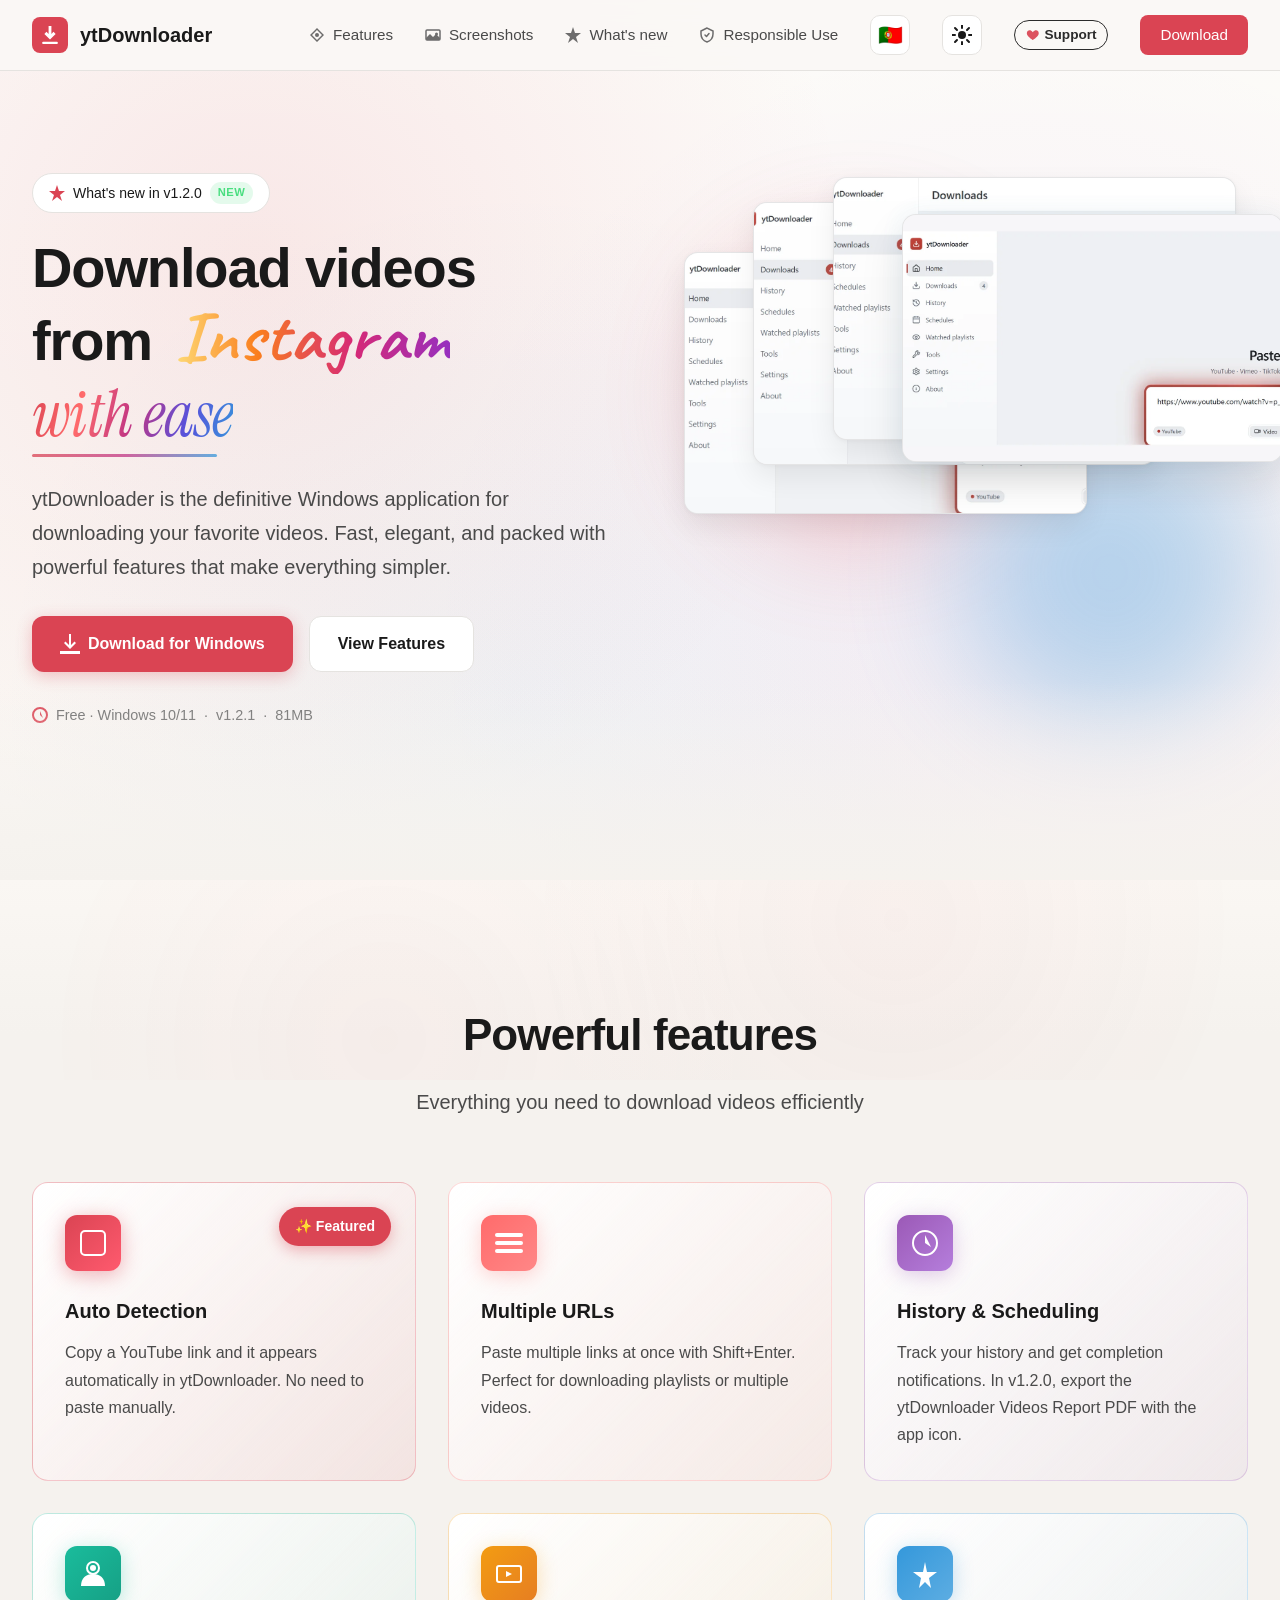
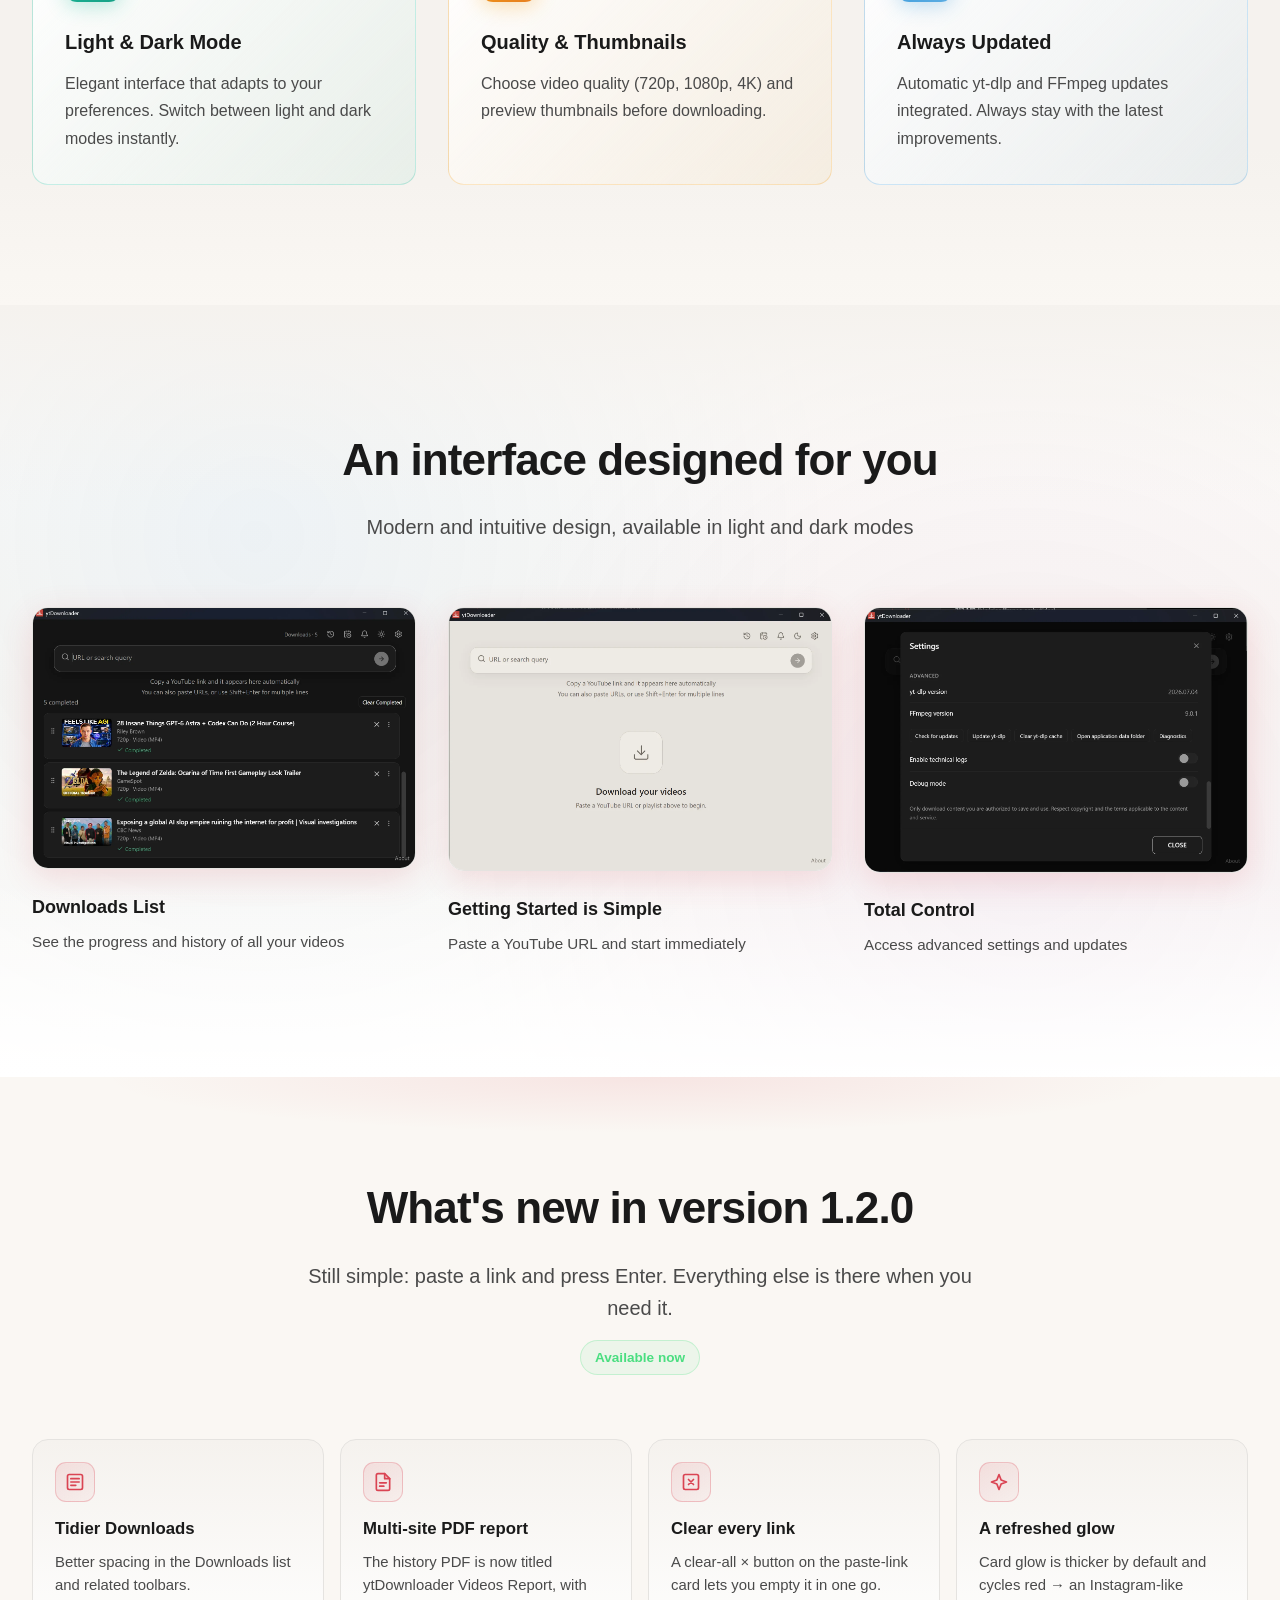
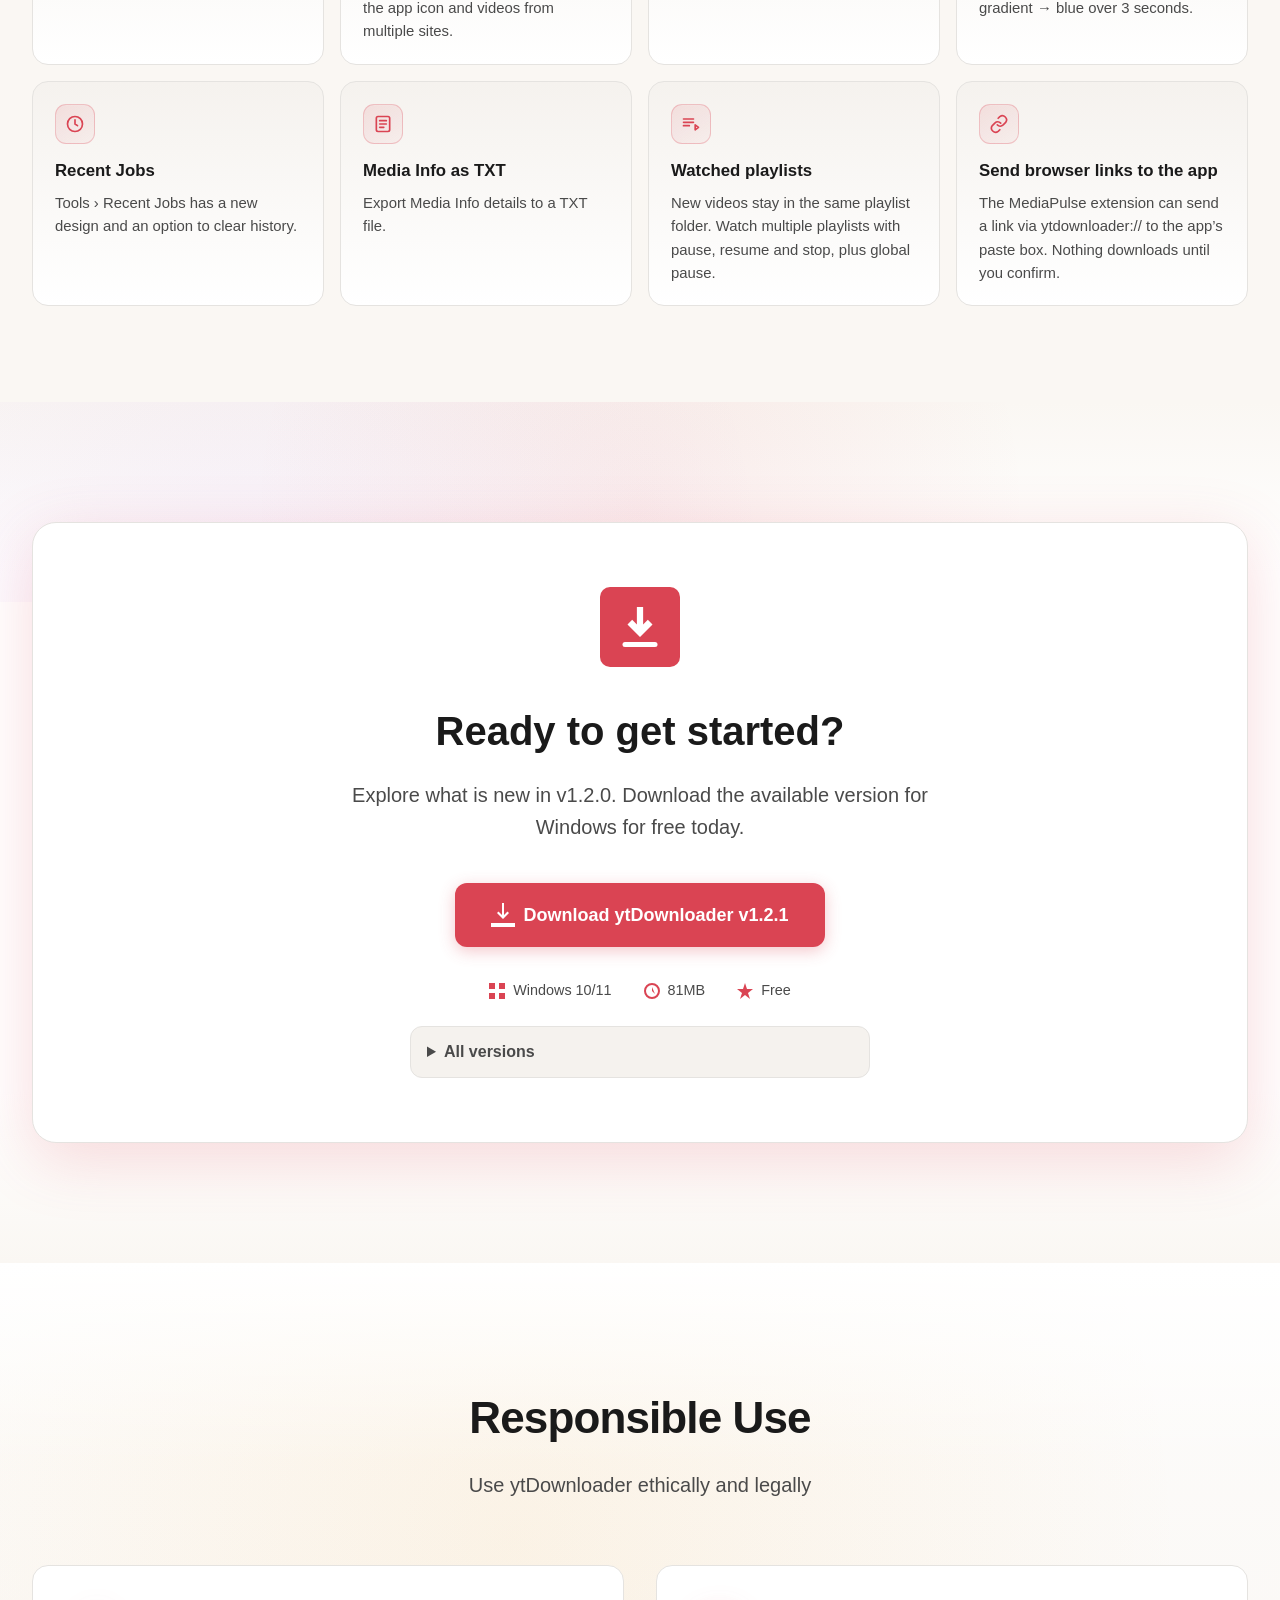
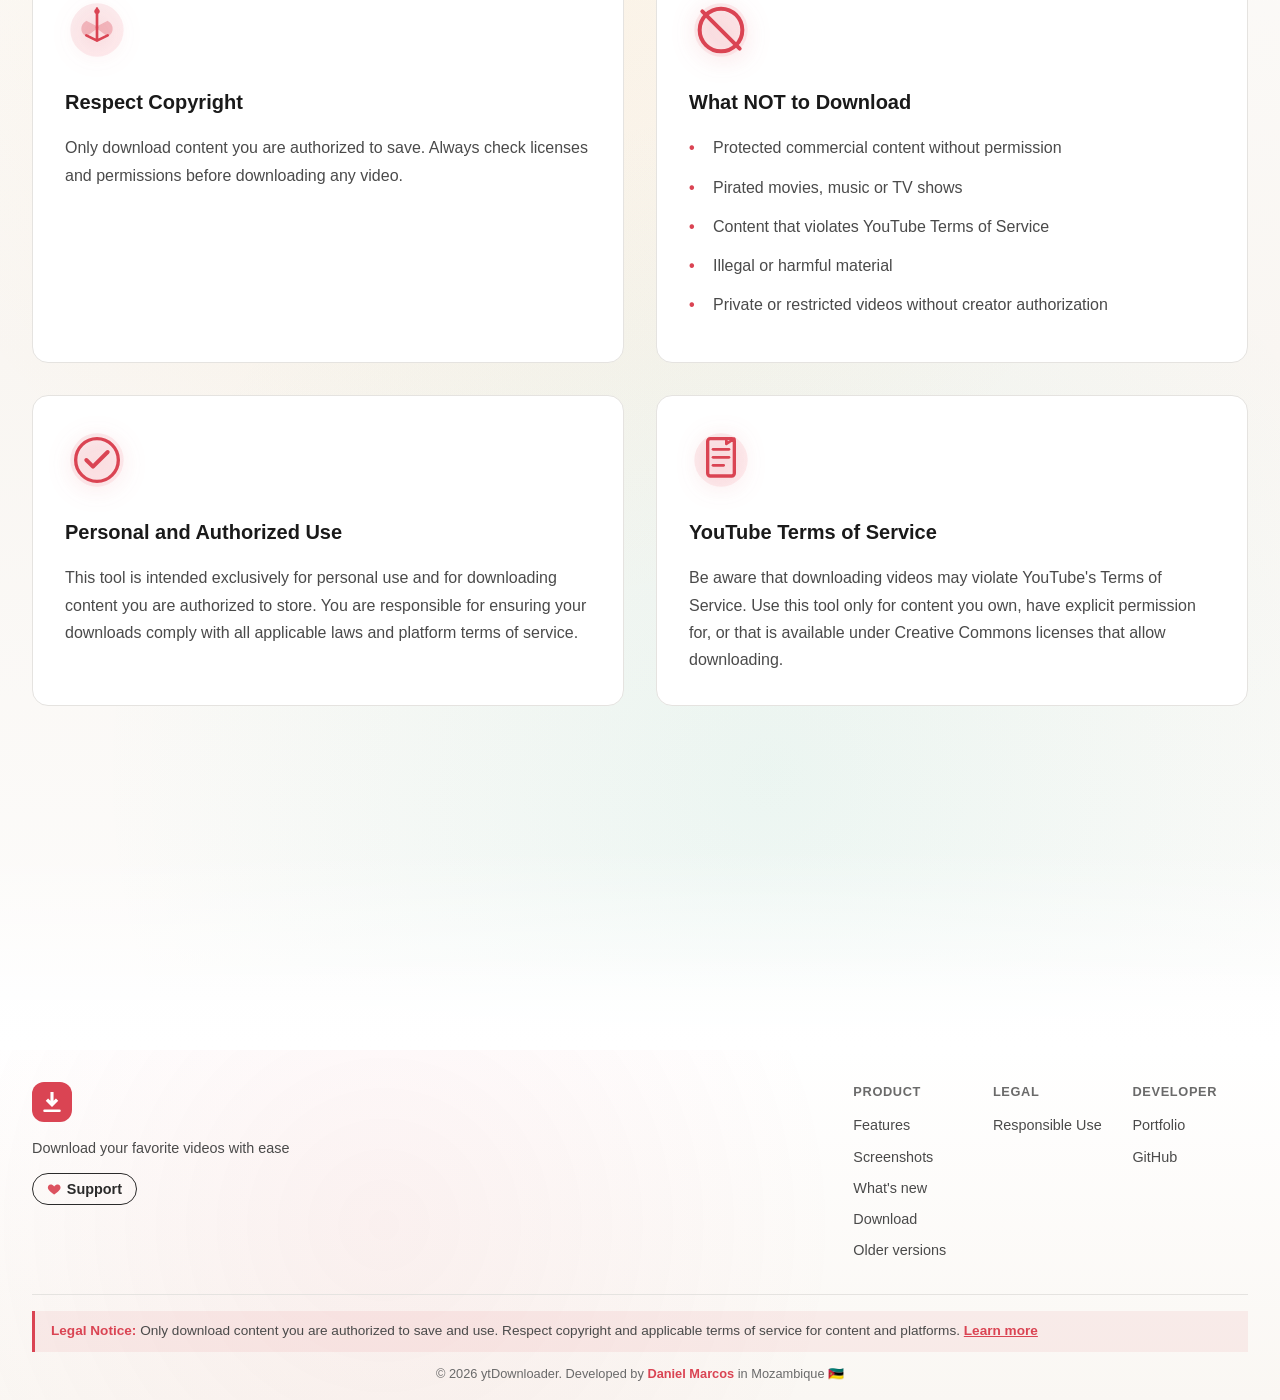
<file: index.html>
<!DOCTYPE html>
<html lang="pt-PT">
<head>
    <meta charset="UTF-8">
    <meta name="viewport" content="width=device-width, initial-scale=1.0">
    <title>ytDownloader - Descarregue Vídeos do YouTube com Facilidade</title>
    <meta name="description" content="ytDownloader é uma aplicação Windows poderosa para descarregar vídeos do YouTube. Rápido, elegante e com funcionalidades avançadas.">
    
    <!-- Open Graph -->
    <meta property="og:title" content="ytDownloader - Descarregue Vídeos do YouTube">
    <meta property="og:description" content="Aplicação Windows poderosa e elegante para descarregar vídeos do YouTube com facilidade">
    <meta property="og:image" content="https://youtubedownloader.danielpro.dev/shots/dark-mode-downloads.webp">
    <meta property="og:url" content="https://youtubedownloader.danielpro.dev">
    <meta property="og:type" content="website">
    
    <!-- Twitter Card -->
    <meta name="twitter:card" content="summary_large_image">
    <meta name="twitter:title" content="ytDownloader - Descarregue Vídeos do YouTube">
    <meta name="twitter:description" content="Aplicação Windows poderosa e elegante para descarregar vídeos do YouTube com facilidade">
    <meta name="twitter:image" content="https://youtubedownloader.danielpro.dev/shots/dark-mode-downloads.webp">
    
    <!-- Favicon -->
    <link rel="icon" href="/favicon.ico" sizes="any">
    <link rel="icon" type="image/svg+xml" href="/assets/logo.svg">
    <link rel="icon" type="image/png" href="/assets/favicon-32.png" sizes="32x32">
    <link rel="apple-touch-icon" href="/apple-touch-icon.png">
    
    <link rel="preconnect" href="https://fonts.googleapis.com">
    <link rel="preconnect" href="https://fonts.gstatic.com" crossorigin>
    <link href="https://fonts.googleapis.com/css2?family=Caveat:wght@600;700&family=Instrument+Serif:ital@0;1&display=swap" rel="stylesheet">
    <link rel="stylesheet" href="/css/style.css?v=1.2.0-hero10">
    <link rel="stylesheet" href="/css/navbar-icons.css?v=3570f947">
</head>
<body>
    <!-- Navigation -->
    <nav class="nav">
        <div class="container">
            <div class="nav-content">
                <a href="/" class="logo">
                    <img src="/assets/logo.svg" alt="ytDownloader" class="logo-img">
                    <span class="logo-text">ytDownloader</span>
                </a>
                
                <!-- Mobile Menu Toggle -->
                <button class="mobile-menu-toggle" id="mobileMenuToggle" aria-label="Menu" aria-expanded="false">
                    <span class="hamburger-line"></span>
                    <span class="hamburger-line"></span>
                    <span class="hamburger-line"></span>
                </button>
                
                <div class="nav-links">
                    <a href="#features" class="nav-link">
                        <svg width="16" height="16" viewBox="0 0 16 16" fill="currentColor" class="nav-icon" aria-hidden="true">
                            <path d="M8 1L1 8L8 15L15 8L8 1ZM8 3L13 8L8 13L3 8L8 3Z"/>
                            <circle cx="8" cy="8" r="2" fill="currentColor"/>
                        </svg>
                        <span data-i18n="nav.features">Funcionalidades</span>
                    </a>
                    <a href="#screenshots" class="nav-link">
                        <svg width="16" height="16" viewBox="0 0 16 16" fill="currentColor" class="nav-icon" aria-hidden="true">
                            <rect x="1" y="3" width="14" height="10" rx="1" stroke="currentColor" stroke-width="1.5" fill="none"/>
                            <circle cx="11.5" cy="7" r="1.5" fill="currentColor"/>
                            <path d="M1 11L5 7L8 10L11 7L15 11V12C15 12.5 14.5 13 14 13H2C1.5 13 1 12.5 1 12V11Z" fill="currentColor"/>
                        </svg>
                        <span data-i18n="nav.screenshots">Capturas</span>
                    </a>
                    <a href="#novidades" class="nav-link">
                        <svg width="16" height="16" viewBox="0 0 16 16" fill="currentColor" class="nav-icon" aria-hidden="true">
                            <path d="M8 0L10 6H16L11 10L13 16L8 12L3 16L5 10L0 6H6L8 0Z"/>
                        </svg>
                        <span data-i18n="nav.whatsnew">Novidades</span>
                    </a>
                    <a href="#legal" class="nav-link">
                        <svg width="16" height="16" viewBox="0 0 16 16" fill="currentColor" class="nav-icon" aria-hidden="true">
                            <path d="M8 1L2 4V7C2 10.5 4.5 13.8 8 15C11.5 13.8 14 10.5 14 7V4L8 1Z" stroke="currentColor" stroke-width="1.5" fill="none"/>
                            <path d="M6 8L7.5 9.5L10 6.5" stroke="currentColor" stroke-width="1.5" stroke-linecap="round" stroke-linejoin="round" fill="none"/>
                        </svg>
                        <span data-i18n="nav.legal">Uso Responsável</span>
                    </a>
                    
                    <!-- Language Toggle -->
                    <button class="theme-toggle" id="langToggle" aria-label="Mudar idioma" data-i18n-aria="nav.lang.toggle">
                        <span class="lang-flag lang-flag-pt">🇵🇹</span>
                        <span class="lang-flag lang-flag-en" style="display:none;">🇬🇧</span>
                    </button>
                    
                    <!-- Theme Toggle -->
                    <button class="theme-toggle" id="themeToggle" aria-label="Alternar tema" data-i18n-aria="nav.theme.toggle">
                        <svg class="theme-icon theme-icon-light" width="20" height="20" viewBox="0 0 20 20" fill="currentColor" aria-hidden="true">
                            <circle cx="10" cy="10" r="4" fill="currentColor"/>
                            <line x1="10" y1="0" x2="10" y2="3" stroke="currentColor" stroke-width="2" stroke-linecap="round"/>
                            <line x1="10" y1="17" x2="10" y2="20" stroke="currentColor" stroke-width="2" stroke-linecap="round"/>
                            <line x1="0" y1="10" x2="3" y2="10" stroke="currentColor" stroke-width="2" stroke-linecap="round"/>
                            <line x1="17" y1="10" x2="20" y2="10" stroke="currentColor" stroke-width="2" stroke-linecap="round"/>
                            <line x1="3" y1="3" x2="5" y2="5" stroke="currentColor" stroke-width="2" stroke-linecap="round"/>
                            <line x1="15" y1="15" x2="17" y2="17" stroke="currentColor" stroke-width="2" stroke-linecap="round"/>
                            <line x1="3" y1="17" x2="5" y2="15" stroke="currentColor" stroke-width="2" stroke-linecap="round"/>
                            <line x1="15" y1="5" x2="17" y2="3" stroke="currentColor" stroke-width="2" stroke-linecap="round"/>
                        </svg>
                        <svg class="theme-icon theme-icon-dark" width="20" height="20" viewBox="0 0 20 20" fill="currentColor" aria-hidden="true">
                            <path d="M17 10.5C16 16 11 19 6 17C4 16 2.5 14.5 2 12.5C1 8.5 3.5 4.5 7.5 3C8.5 2.7 9 3.5 8.5 4.3C8 5.2 7.8 6.3 8 7.5C8.5 10.5 11 13 14 13.5C15.2 13.7 16.3 13.5 17.2 13C18 12.5 18.8 13 18.5 14C18.3 14.8 17.7 15.6 17 16.2"/>
                        </svg>
                    </button>
                    <span class="nav-apoiar" data-apoiar="nav"></span>
                    
                    <a href="#download" class="nav-link nav-link-cta" data-i18n="nav.download">Descarregar</a>
                </div>
            </div>
        </div>
    </nav>

    <!-- Hero Section -->
    <section class="hero">
        <div class="hero-bg"></div>
        <div class="container">
            <div class="hero-content">
                <a href="#novidades" class="hero-badge hero-badge-link">
                    <svg width="16" height="16" viewBox="0 0 16 16" fill="currentColor" aria-hidden="true">
                        <path d="M8 0L10 6H16L11 10L13 16L8 12L3 16L5 10L0 6H6L8 0Z"/>
                    </svg>
                    <span data-i18n="hero.badge">Novidades da v1.2.0</span>
                    <span class="badge-soon" data-release-soon data-i18n="versions.soon">Em breve</span>
                    <span class="badge-new" data-release-ready hidden data-i18n="versions.new">Novo</span>
                </a>
                <h1 class="hero-title">
                    <span class="hero-title-lead"><span data-i18n="hero.title">Descarregue vídeos do</span> <span class="rotator" aria-hidden="true"><span class="rw rw-yt is-active">YouTube</span><span class="rw rw-fb">Facebook</span><span class="rw rw-ig">Instagram</span><span class="rw rw-x">X</span><span class="rw rw-tt">TikTok</span><span class="rw rw-vm">Vimeo</span></span><span class="sr-only" data-i18n="hero.title.sr">YouTube, Facebook, Instagram, X, TikTok e Vimeo</span></span>
                    <span class="hero-title-accent" data-i18n="hero.title.accent">com facilidade</span>
                </h1>
                <p class="hero-description" data-i18n="hero.description">
                    ytDownloader é a aplicação Windows definitiva para descarregar os seus vídeos favoritos. 
                    Rápido, elegante e com funcionalidades poderosas que tornam tudo mais simples.
                </p>
                <div class="hero-ctas">
                    <a href="/download/ytDownloader_1.2.1_x64-setup.exe" class="btn btn-primary" download data-download-link>
                        <svg width="20" height="20" viewBox="0 0 20 20" fill="currentColor" aria-hidden="true">
                            <path d="M10 15L4 9L5.5 7.5L9 11V0H11V11L14.5 7.5L16 9L10 15Z"/>
                            <rect y="17" width="20" height="3"/>
                        </svg>
                        <span data-i18n="hero.cta.primary">Descarregar para Windows</span>
                    </a>
                    <a href="#features" class="btn btn-secondary" data-i18n="hero.cta.secondary">
                        Ver Funcionalidades
                    </a>
                </div>
                <p class="hero-info">
                    <svg width="16" height="16" viewBox="0 0 16 16" fill="currentColor" aria-hidden="true">
                        <circle cx="8" cy="8" r="7" stroke="currentColor" stroke-width="2" fill="none"/>
                        <path d="M8 4V8L11 11"/>
                    </svg>
                    <span data-i18n="hero.info">Gratuito · Windows 10/11</span> · <span data-version>v1.2.1</span> · <span data-size>81MB</span>
                </p>
                <p class="download-soon" data-release-soon data-i18n="download.soon">A v1.2.1 está disponível. Descarregue-a aqui; a app atualiza-se sozinha nas próximas versões.</p>
            </div>
            <div class="hero-visual" aria-hidden="true">
                <svg class="hero-orbit" viewBox="0 0 700 680" preserveAspectRatio="xMidYMid meet" aria-hidden="true">
                    <defs>
                        <linearGradient id="heroOrbGrad" x1="0" y1="0" x2="1" y2="1">
                            <stop stop-color="#DA4453"/>
                            <stop offset=".45" stop-color="#c13584"/>
                            <stop offset="1" stop-color="#3498db"/>
                        </linearGradient>
                    </defs>
                    <ellipse cx="350" cy="340" rx="250" ry="210" fill="none" stroke="url(#heroOrbGrad)" stroke-width="1.5" stroke-dasharray="6 8" opacity=".55"/>
                    <ellipse cx="350" cy="340" rx="170" ry="140" fill="none" stroke="url(#heroOrbGrad)" stroke-width="1.2" opacity=".35"/>
                </svg>
                <div class="hero-card hero-card-home">
                    <img class="hero-shot hero-shot-dark" src="/shots/hero-home.webp" width="1100" height="715" alt="" loading="lazy" decoding="async">
                    <img class="hero-shot hero-shot-light" src="/shots/hero-home-light.webp" width="1100" height="715" alt="" loading="lazy" decoding="async">
                </div>
                <div class="hero-card hero-card-downloads">
                    <img class="hero-shot hero-shot-dark" src="/shots/hero-downloads.webp" width="1100" height="715" alt="" loading="lazy" decoding="async">
                    <img class="hero-shot hero-shot-light" src="/shots/hero-downloads-light.webp" width="1100" height="715" alt="" loading="lazy" decoding="async">
                </div>
                <div class="hero-card hero-card-tools">
                    <img class="hero-shot hero-shot-dark" src="/shots/hero-tools.webp" width="1100" height="715" alt="" loading="lazy" decoding="async">
                    <img class="hero-shot hero-shot-light" src="/shots/hero-tools-light.webp" width="1100" height="715" alt="" loading="lazy" decoding="async">
                </div>
                <div class="hero-card hero-card-settings">
                    <img class="hero-shot hero-shot-dark" src="/shots/hero-settings.webp" width="1100" height="715" alt="" loading="lazy" decoding="async">
                    <img class="hero-shot hero-shot-light" src="/shots/hero-settings-light.webp" width="1100" height="715" alt="" loading="lazy" decoding="async">
                </div>
                <span class="hero-dot hero-dot-1"></span>
                <span class="hero-dot hero-dot-2"></span>
                <span class="hero-dot hero-dot-3"></span>
            </div>
        </div>
    </section>

    <!-- Features Section -->
    <section id="features" class="features">
        <div class="container">
            <div class="section-header">
                <h2 class="section-title" data-i18n="features.title">Funcionalidades poderosas</h2>
                <p class="section-description" data-i18n="features.description">Tudo o que precisa para descarregar vídeos de forma eficiente</p>
            </div>
            
            <div class="features-grid">
                <div class="feature-card feature-card-red" data-scroll-reveal>
                    <div class="feature-badge" data-i18n="features.auto.badge">✨ Destaque</div>
                    <div class="feature-icon">
                        <svg width="32" height="32" viewBox="0 0 32 32" fill="currentColor" aria-hidden="true">
                            <rect x="4" y="4" width="24" height="24" rx="4" stroke="currentColor" stroke-width="2" fill="none"/>
                            <path d="M9 16H23M16 9V23"/>
                        </svg>
                    </div>
                    <h3 class="feature-title" data-i18n="features.auto.title">Deteção Automática</h3>
                    <p class="feature-description" data-i18n="features.auto.description">
                        Copie um link do YouTube e aparece automaticamente no ytDownloader. 
                        Sem necessidade de colar manualmente.
                    </p>
                </div>

                <div class="feature-card feature-card-coral" data-scroll-reveal>
                    <div class="feature-icon">
                        <svg width="32" height="32" viewBox="0 0 32 32" fill="currentColor" aria-hidden="true">
                            <rect x="2" y="6" width="28" height="4" rx="2"/>
                            <rect x="2" y="14" width="28" height="4" rx="2"/>
                            <rect x="2" y="22" width="28" height="4" rx="2"/>
                        </svg>
                    </div>
                    <h3 class="feature-title" data-i18n="features.multi.title">Múltiplos URLs</h3>
                    <p class="feature-description" data-i18n="features.multi.description">
                        Cole vários links de uma só vez com Shift+Enter. 
                        Perfeito para descarregar playlists ou múltiplos vídeos.
                    </p>
                </div>

                <div class="feature-card feature-card-violet" data-scroll-reveal>
                    <div class="feature-icon">
                        <svg width="32" height="32" viewBox="0 0 32 32" fill="currentColor" aria-hidden="true">
                            <circle cx="16" cy="16" r="12" stroke="currentColor" stroke-width="2" fill="none"/>
                            <path d="M16 8V16L22 20"/>
                        </svg>
                    </div>
                    <h3 class="feature-title" data-i18n="features.history.title">Histórico & Agendamento</h3>
                    <p class="feature-description" data-i18n="features.history.description">Consulte o histórico e receba notificações de conclusão. Na v1.2.0, exporte o PDF ytDownloader Videos Report com o ícone da app.</p>
                </div>

                <div class="feature-card feature-card-teal" data-scroll-reveal>
                    <div class="feature-icon">
                        <svg width="32" height="32" viewBox="0 0 32 32" fill="currentColor" aria-hidden="true">
                            <circle cx="16" cy="10" r="6" fill="none" stroke="currentColor" stroke-width="2"/>
                            <circle cx="16" cy="10" r="3"/>
                            <path d="M16 16C9 16 4 20 4 28H28C28 20 23 16 16 16Z"/>
                        </svg>
                    </div>
                    <h3 class="feature-title" data-i18n="features.theme.title">Modo Claro & Escuro</h3>
                    <p class="feature-description" data-i18n="features.theme.description">
                        Interface elegante que se adapta às suas preferências. 
                        Mude entre modos claro e escuro instantaneamente.
                    </p>
                </div>

                <div class="feature-card feature-card-amber" data-scroll-reveal>
                    <div class="feature-icon">
                        <svg width="32" height="32" viewBox="0 0 32 32" fill="currentColor" aria-hidden="true">
                            <rect x="4" y="8" width="24" height="16" rx="2" stroke="currentColor" stroke-width="2" fill="none"/>
                            <path d="M13 13L19 16L13 19V13Z"/>
                        </svg>
                    </div>
                    <h3 class="feature-title" data-i18n="features.quality.title">Qualidade & Miniaturas</h3>
                    <p class="feature-description" data-i18n="features.quality.description">
                        Escolha a qualidade do vídeo (720p, 1080p, 4K) e 
                        visualize miniaturas antes de descarregar.
                    </p>
                </div>

                <div class="feature-card feature-card-blue" data-scroll-reveal>
                    <div class="feature-icon">
                        <svg width="32" height="32" viewBox="0 0 32 32" fill="currentColor" aria-hidden="true">
                            <path d="M16 4L18 14H28L20 20L22 30L16 24L10 30L12 20L4 14H14L16 4Z"/>
                        </svg>
                    </div>
                    <h3 class="feature-title" data-i18n="features.updates.title">Sempre Atualizado</h3>
                    <p class="feature-description" data-i18n="features.updates.description">
                        Atualizações automáticas de yt-dlp e FFmpeg integradas. 
                        Mantenha-se sempre com as últimas melhorias.
                    </p>
                </div>
            </div>
        </div>
    </section>

    <!-- Screenshots Section -->
    <section id="screenshots" class="screenshots">
        <div class="container">
            <div class="section-header">
                <h2 class="section-title" data-i18n="screenshots.title">Uma interface pensada para si</h2>
                <p class="section-description" data-i18n="screenshots.description">Design moderno e intuitivo, disponível em modo claro e escuro</p>
            </div>
            
            <div class="screenshots-grid">
                <div class="screenshot-item" data-scroll-reveal>
                    <img src="/shots/dark-mode-downloads.webp" alt="Downloads concluídos em modo escuro" loading="lazy">
                    <div class="screenshot-caption">
                        <h4 data-i18n="screenshots.downloads.title">Lista de Downloads</h4>
                        <p data-i18n="screenshots.downloads.description">Veja o progresso e histórico de todos os seus vídeos</p>
                    </div>
                </div>
                
                <div class="screenshot-item" data-scroll-reveal>
                    <img src="/shots/light-mode-empty.webp" alt="Estado inicial em modo claro" loading="lazy">
                    <div class="screenshot-caption">
                        <h4 data-i18n="screenshots.empty.title">Começar é Simples</h4>
                        <p data-i18n="screenshots.empty.description">Cole um URL do YouTube e comece imediatamente</p>
                    </div>
                </div>
                
                <div class="screenshot-item" data-scroll-reveal>
                    <img src="/shots/settings-modal.webp" alt="Painel de definições avançadas" loading="lazy">
                    <div class="screenshot-caption">
                        <h4 data-i18n="screenshots.settings.title">Controlo Total</h4>
                        <p data-i18n="screenshots.settings.description">Aceda a definições avançadas e atualizações</p>
                    </div>
                </div>
            </div>
        </div>
    </section>

    <!-- What's new -->
    <section id="novidades" class="whatsnew">
        <div class="container">
            <div class="section-header">
                <h2 class="section-title" data-i18n="whatsnew.title">Novidades da versão 1.2.0</h2>
                <p class="section-description" data-i18n="whatsnew.description">Continua simples: cole um link e prima Enter. O resto está à mão quando precisar.</p>
                <p class="whatsnew-status">
                    <span class="status-pill status-soon" data-release-soon data-i18n="whatsnew.status.soon">Em breve · o instalador está a ser preparado</span>
                    <span class="status-pill status-ready" data-release-ready hidden data-i18n="whatsnew.status.ready">Disponível agora</span>
                </p>
            </div>
            <ul class="whatsnew-grid">
                <li class="whatsnew-item"><span class="wn-ic" aria-hidden="true"><svg viewBox="0 0 24 24" fill="none" stroke="currentColor" stroke-width="2" stroke-linecap="round" stroke-linejoin="round"><rect x="3" y="3" width="18" height="18" rx="2"/><path d="M7 8h10M7 12h10M7 16h6"/></svg></span><h3 data-i18n="whatsnew.polish.title">Downloads mais cuidados</h3><p data-i18n="whatsnew.polish.text">Melhor espaçamento na lista de Downloads e nas barras de ferramentas relacionadas.</p></li>
                <li class="whatsnew-item"><span class="wn-ic" aria-hidden="true"><svg viewBox="0 0 24 24" fill="none" stroke="currentColor" stroke-width="2" stroke-linecap="round" stroke-linejoin="round"><path d="M14 2H6a2 2 0 0 0-2 2v16a2 2 0 0 0 2 2h12a2 2 0 0 0 2-2V8z"/><path d="M14 2v6h6M8 13h8M8 17h5"/></svg></span><h3 data-i18n="whatsnew.report.title">Relatório PDF multi-site</h3><p data-i18n="whatsnew.report.text">O PDF do histórico passa a chamar-se ytDownloader Videos Report, com o ícone da app e vídeos de vários sites.</p></li>
                <li class="whatsnew-item"><span class="wn-ic" aria-hidden="true"><svg viewBox="0 0 24 24" fill="none" stroke="currentColor" stroke-width="2" stroke-linecap="round" stroke-linejoin="round"><rect x="3" y="3" width="18" height="18" rx="2"/><path d="m9 9 6 6m0-6-6 6"/></svg></span><h3 data-i18n="whatsnew.paste.title">Limpar todos os links</h3><p data-i18n="whatsnew.paste.text">Um botão × no cartão de colar links permite limpar tudo de uma vez.</p></li>
                <li class="whatsnew-item"><span class="wn-ic" aria-hidden="true"><svg viewBox="0 0 24 24" fill="none" stroke="currentColor" stroke-width="2" stroke-linecap="round" stroke-linejoin="round"><path d="m12 3 2.5 6.5L21 12l-6.5 2.5L12 21l-2.5-6.5L3 12l6.5-2.5z"/></svg></span><h3 data-i18n="whatsnew.glow.title">Um brilho renovado</h3><p data-i18n="whatsnew.glow.text">O brilho dos cartões é mais espesso por defeito e percorre vermelho → gradiente inspirado no Instagram → azul num ciclo de 3 segundos.</p></li>
                <li class="whatsnew-item"><span class="wn-ic" aria-hidden="true"><svg viewBox="0 0 24 24" fill="none" stroke="currentColor" stroke-width="2" stroke-linecap="round" stroke-linejoin="round"><circle cx="12" cy="12" r="9"/><path d="M12 7v5l3 2"/></svg></span><h3 data-i18n="whatsnew.jobs.title">Trabalhos recentes</h3><p data-i18n="whatsnew.jobs.text">Ferramentas › Trabalhos recentes tem um novo desenho e uma opção para limpar o histórico.</p></li>
                <li class="whatsnew-item"><span class="wn-ic" aria-hidden="true"><svg viewBox="0 0 24 24" fill="none" stroke="currentColor" stroke-width="2" stroke-linecap="round" stroke-linejoin="round"><rect x="4" y="3" width="16" height="18" rx="2"/><path d="M8 8h8M8 12h8M8 16h5"/></svg></span><h3 data-i18n="whatsnew.info.title">Informação multimédia em TXT</h3><p data-i18n="whatsnew.info.text">Exporte os detalhes de Informação multimédia para um ficheiro TXT.</p></li>
                <li class="whatsnew-item"><span class="wn-ic" aria-hidden="true"><svg viewBox="0 0 24 24" fill="none" stroke="currentColor" stroke-width="2" stroke-linecap="round" stroke-linejoin="round"><path d="M3 6h12M3 10h12M3 14h7m7-1 4 3-4 3z"/></svg></span><h3 data-i18n="whatsnew.playlists.title">Playlists acompanhadas</h3><p data-i18n="whatsnew.playlists.text">Os novos vídeos ficam na mesma pasta da playlist. Acompanhe várias playlists, com pausa, retoma e paragem, além de pausa global.</p></li>
                <li class="whatsnew-item"><span class="wn-ic" aria-hidden="true"><svg viewBox="0 0 24 24" fill="none" stroke="currentColor" stroke-width="2" stroke-linecap="round" stroke-linejoin="round"><path d="M10 13a5 5 0 0 0 7 .1l3-3a5 5 0 0 0-7-7l-2 2M14 11a5 5 0 0 0-7-.1l-3 3a5 5 0 0 0 7 7l2-2"/></svg></span><h3 data-i18n="whatsnew.deeplink.title">Links do navegador para a app</h3><p data-i18n="whatsnew.deeplink.text">A extensão MediaPulse pode enviar um link pelo protocolo ytdownloader:// para a caixa de colar links da app. O download só começa após a sua confirmação.</p></li>
            </ul>
        </div>
    </section>

    <!-- Download Section -->
    <section id="download" class="download-section">
        <div class="container">
            <div class="download-card">
                <div class="download-content">
                    <div class="download-icon">
                        <img src="/assets/logo.svg" alt="ytDownloader">
                    </div>
                    <h2 class="download-title" data-i18n="download.title">Pronto para começar?</h2>
                    <p class="download-description" data-i18n="download.description">Conheça as novidades da v1.2.0. Descarregue já a versão disponível gratuitamente para Windows.</p>
                    <a href="/download/ytDownloader_1.2.1_x64-setup.exe" class="btn btn-primary btn-large" download data-download-link>
                        <svg width="24" height="24" viewBox="0 0 24 24" fill="currentColor" aria-hidden="true">
                            <path d="M12 16L6 10L7.5 8.5L11 12V0H13V12L16.5 8.5L18 10L12 16Z"/>
                            <rect y="20" width="24" height="4"/>
                        </svg>
                        <span><span data-i18n="download.button">Descarregar ytDownloader</span> <span data-version>v1.2.1</span></span>
                    </a>
                    <div class="download-specs">
                        <div class="spec">
                            <svg width="16" height="16" viewBox="0 0 16 16" fill="currentColor" aria-hidden="true">
                                <path d="M0 0H6V6H0V0Z M10 0H16V6H10V0Z M0 10H6V16H0V10Z M10 10H16V16H10V10Z"/>
                            </svg>
                            <span data-i18n="download.spec.os">Windows 10/11</span>
                        </div>
                        <div class="spec">
                            <svg width="16" height="16" viewBox="0 0 16 16" fill="currentColor" aria-hidden="true">
                                <circle cx="8" cy="8" r="7" stroke="currentColor" stroke-width="2" fill="none"/>
                                <path d="M8 4V8L11 11"/>
                            </svg>
                            <span data-size>81MB</span>
                        </div>
                        <div class="spec">
                            <svg width="16" height="16" viewBox="0 0 16 16" fill="currentColor" aria-hidden="true">
                                <path d="M8 0L10 6H16L11 10L13 16L8 12L3 16L5 10L0 6H6L8 0Z"/>
                            </svg>
                            <span data-i18n="download.spec.price">Gratuito</span>
                        </div>
                    </div>
                    <p class="download-soon" data-release-soon data-i18n="download.soon">A v1.2.1 está disponível. Descarregue-a aqui; a app atualiza-se sozinha nas próximas versões.</p>
                    <details class="older-versions" id="versoes">
                        <summary data-i18n="versions.title">Todas as versões</summary>
                        <ul id="older-versions-list" class="older-versions-list">
                            <li class="older-version">
                                <span class="older-version-name">v1.2.1</span>
                                <span class="older-version-meta">2026-11-25 · 81MB</span>
                                <a class="older-version-link" href="/download/ytDownloader_1.2.1_x64-setup.exe" download data-i18n="versions.download">Descarregar</a>
                            </li>
                            <li class="older-version">
                                <span class="older-version-name">v1.2.0</span>
                                <span class="older-version-meta">2026-11-06 · 81MB</span>
                                <a class="older-version-link" href="/download/ytDownloader_1.2.0_x64-setup.exe" download data-i18n="versions.download">Descarregar</a>
                            </li>
                            <li class="older-version">
                                <span class="older-version-name">v1.1.0</span>
                                <span class="older-version-meta">2026-11 · 81MB</span>
                                <a class="older-version-link" href="/download/ytDownloader_1.1.0_x64-setup.exe" download data-i18n="versions.download">Descarregar</a>
                            </li>
                            <li class="older-version">
                                <span class="older-version-name">v1.0.0</span>
                                <span class="older-version-meta">2026-09 · 45MB</span>
                                <a class="older-version-link" href="/download/ytDownloader_1.0.0_x64-setup.exe" download data-i18n="versions.download">Descarregar</a>
                            </li>
                        </ul>
                    </details>
                </div>
            </div>
        </div>
    </section>

    <!-- Legal / Responsible Use Section -->
    <section id="legal" class="legal-section">
        <div class="container">
            <div class="section-header">
                <h2 class="section-title" data-i18n="legal.title">Uso Responsável</h2>
                <p class="section-description" data-i18n="legal.description">Utilize o ytDownloader de forma ética e legal</p>
            </div>

            <div class="legal-grid">
                <div class="legal-card" data-scroll-reveal>
                    <div class="legal-icon">
                        <svg width="48" height="48" viewBox="0 0 48 48" fill="none" xmlns="http://www.w3.org/2000/svg" aria-hidden="true">
                            <circle cx="24" cy="24" r="20" fill="url(#scales-gradient)" opacity="0.1"/>
                            <path d="M24 8V32M24 32L16 28M24 32L32 28" stroke="currentColor" stroke-width="2" stroke-linecap="round" stroke-linejoin="round"/>
                            <path d="M16 28C16 28 13 26 13 23C13 20 16 18 16 18L24 22L16 28Z" fill="currentColor" opacity="0.3" stroke="currentColor" stroke-width="1.5"/>
                            <path d="M32 28C32 28 35 26 35 23C35 20 32 18 32 18L24 22L32 28Z" fill="currentColor" opacity="0.3" stroke="currentColor" stroke-width="1.5"/>
                            <circle cx="24" cy="10" r="2" fill="currentColor"/>
                            <defs>
                                <linearGradient id="scales-gradient" x1="4" y1="4" x2="44" y2="44" gradientUnits="userSpaceOnUse">
                                    <stop stop-color="#DA4453"/>
                                    <stop offset="1" stop-color="#ff5a6e"/>
                                </linearGradient>
                            </defs>
                        </svg>
                    </div>
                    <h3 class="legal-title" data-i18n="legal.copyright.title">Respeite os Direitos de Autor</h3>
                    <p class="legal-text" data-i18n="legal.copyright.description">
                        Descarregue apenas conteúdo que tem autorização para guardar. Verifique sempre as licenças 
                        e permissões antes de descarregar qualquer vídeo.
                    </p>
                </div>

                <div class="legal-card" data-scroll-reveal>
                    <div class="legal-icon">
                        <svg width="48" height="48" viewBox="0 0 48 48" fill="none" xmlns="http://www.w3.org/2000/svg" aria-hidden="true">
                            <circle cx="24" cy="24" r="20" fill="url(#prohibit-gradient)" opacity="0.1"/>
                            <circle cx="24" cy="24" r="16" stroke="currentColor" stroke-width="3"/>
                            <line x1="10" y1="10" x2="38" y2="38" stroke="currentColor" stroke-width="3" stroke-linecap="round"/>
                            <defs>
                                <linearGradient id="prohibit-gradient" x1="4" y1="4" x2="44" y2="44" gradientUnits="userSpaceOnUse">
                                    <stop stop-color="#DA4453"/>
                                    <stop offset="1" stop-color="#ff5a6e"/>
                                </linearGradient>
                            </defs>
                        </svg>
                    </div>
                    <h3 class="legal-title" data-i18n="legal.prohibit.title">O Que NÃO Descarregar</h3>
                    <div class="legal-text">
                        <ul class="legal-list">
                            <li data-i18n="legal.prohibit.list.1">Conteúdo comercial protegido sem permissão</li>
                            <li data-i18n="legal.prohibit.list.2">Filmes, música ou programas de TV pirateados</li>
                            <li data-i18n="legal.prohibit.list.3">Conteúdo que viole os Termos de Serviço do YouTube</li>
                            <li data-i18n="legal.prohibit.list.4">Material ilegal ou prejudicial</li>
                            <li data-i18n="legal.prohibit.list.5">Vídeos privados ou restritos sem autorização do criador</li>
                        </ul>
                    </div>
                </div>

                <div class="legal-card" data-scroll-reveal>
                    <div class="legal-icon">
                        <svg width="48" height="48" viewBox="0 0 48 48" fill="none" xmlns="http://www.w3.org/2000/svg" aria-hidden="true">
                            <circle cx="24" cy="24" r="20" fill="url(#check-gradient)" opacity="0.1"/>
                            <circle cx="24" cy="24" r="16" stroke="currentColor" stroke-width="2.5"/>
                            <path d="M16 24L21 29L32 18" stroke="currentColor" stroke-width="3" stroke-linecap="round" stroke-linejoin="round"/>
                            <defs>
                                <linearGradient id="check-gradient" x1="4" y1="4" x2="44" y2="44" gradientUnits="userSpaceOnUse">
                                    <stop stop-color="#DA4453"/>
                                    <stop offset="1" stop-color="#ff5a6e"/>
                                </linearGradient>
                            </defs>
                        </svg>
                    </div>
                    <h3 class="legal-title" data-i18n="legal.authorized.title">Uso Pessoal e Autorizado</h3>
                    <p class="legal-text" data-i18n="legal.authorized.description">
                        Esta ferramenta destina-se exclusivamente a uso pessoal e para descarregar conteúdo 
                        que tem autorização para armazenar. Você é responsável por garantir que os seus downloads 
                        cumprem todas as leis aplicáveis e os termos de serviço das plataformas.
                    </p>
                </div>

                <div class="legal-card" data-scroll-reveal>
                    <div class="legal-icon">
                        <svg width="48" height="48" viewBox="0 0 48 48" fill="none" xmlns="http://www.w3.org/2000/svg" aria-hidden="true">
                            <circle cx="24" cy="24" r="20" fill="url(#document-gradient)" opacity="0.1"/>
                            <rect x="14" y="8" width="20" height="28" rx="2" stroke="currentColor" stroke-width="2.5"/>
                            <line x1="18" y1="16" x2="30" y2="16" stroke="currentColor" stroke-width="2" stroke-linecap="round"/>
                            <line x1="18" y1="22" x2="30" y2="22" stroke="currentColor" stroke-width="2" stroke-linecap="round"/>
                            <line x1="18" y1="28" x2="26" y2="28" stroke="currentColor" stroke-width="2" stroke-linecap="round"/>
                            <path d="M28 8V12L34 8V12" stroke="currentColor" stroke-width="2" stroke-linecap="round" stroke-linejoin="round"/>
                            <defs>
                                <linearGradient id="document-gradient" x1="4" y1="4" x2="44" y2="44" gradientUnits="userSpaceOnUse">
                                    <stop stop-color="#DA4453"/>
                                    <stop offset="1" stop-color="#ff5a6e"/>
                                </linearGradient>
                            </defs>
                        </svg>
                    </div>
                    <h3 class="legal-title" data-i18n="legal.youtube.title">Termos de Serviço do YouTube</h3>
                    <p class="legal-text" data-i18n="legal.youtube.description">
                        Esteja ciente de que descarregar vídeos pode violar os Termos de Serviço do YouTube. 
                        Utilize esta ferramenta apenas para conteúdo do qual é proprietário, tem permissão 
                        explícita, ou que está disponível sob licenças Creative Commons que permitam download.
                    </p>
                </div>
            </div>

            <div class="legal-disclaimer" data-scroll-reveal>
                <p data-i18n="legal.disclaimer" data-i18n-html>
                    <strong>Aviso Importante:</strong> O ytDownloader é uma ferramenta fornecida "como está" 
                    para uso pessoal. O utilizador assume toda a responsabilidade pelo cumprimento das leis de 
                    direitos de autor, termos de serviço das plataformas, e regulamentos aplicáveis na sua jurisdição. 
                    Os desenvolvedores não se responsabilizam por qualquer uso indevido desta ferramenta.
                </p>
            </div>
            
            <!-- Learn More CTA -->
            <div class="legal-cta" data-scroll-reveal>
                <a href="/uso-responsavel" class="btn btn-primary btn-large">
                    <svg width="20" height="20" viewBox="0 0 20 20" fill="currentColor" aria-hidden="true">
                        <path d="M10 2C5.6 2 2 5.6 2 10C2 14.4 5.6 18 10 18C14.4 18 18 14.4 18 10C18 5.6 14.4 2 10 2ZM10 16C6.7 16 4 13.3 4 10C4 6.7 6.7 4 10 4C13.3 4 16 6.7 16 10C16 13.3 13.3 16 10 16Z"/>
                        <path d="M9 7H11V9H9V7Z"/>
                        <path d="M9 10H11V15H9V10Z"/>
                    </svg>
                    <span data-i18n="legal.learn.more">Saber mais</span>
                </a>
            </div>
        </div>
    </section>

    <!-- Footer -->
    <footer class="footer">
        <div class="container">
            <div class="footer-content">
                <div class="footer-brand">
                    <img src="/assets/logo.svg" alt="ytDownloader" class="footer-logo">
                    <p class="footer-tagline" data-i18n="footer.tagline">
                        Descarregue os seus vídeos favoritos com facilidade
                    </p>
                    <div class="footer-apoiar" data-apoiar style="margin-top:14px"></div>
                </div>
                
                <div class="footer-links">
                    <div class="footer-column">
                        <h4 data-i18n="footer.product">Produto</h4>
                        <a href="#features" data-i18n="footer.product.features">Funcionalidades</a>
                        <a href="#screenshots" data-i18n="footer.product.screenshots">Capturas de Ecrã</a>
                        <a href="#novidades" data-i18n="footer.product.whatsnew">Novidades</a>
                        <a href="#download" data-i18n="footer.product.download">Descarregar</a>
                        <a href="#versoes" data-i18n="footer.product.versions">Versões anteriores</a>
                    </div>
                    
                    <div class="footer-column">
                        <h4 data-i18n="footer.legal">Legal</h4>
                        <a href="/uso-responsavel" data-i18n="footer.legal.responsible">Uso Responsável</a>
                    </div>
                    
                    <div class="footer-column">
                        <h4 data-i18n="footer.developer">Desenvolvedor</h4>
                        <a href="https://danielpro.dev" target="_blank" rel="noopener" data-i18n="footer.developer.portfolio">Portfólio</a>
                        <a href="https://github.com/danielpro4" target="_blank" rel="noopener" data-i18n="footer.developer.github">GitHub</a>
                    </div>
                </div>
            </div>
            
            <div class="footer-legal">
                <p class="copyright-notice">
                    <span data-i18n="footer.notice" data-i18n-html><strong>Aviso Legal:</strong> Descarregue apenas conteúdo que está autorizado a guardar e utilizar. 
                    Respeite os direitos de autor e os termos de serviço aplicáveis ao conteúdo e plataforma.</span>
                    <a href="/uso-responsavel" class="legal-link" data-i18n="footer.notice.link">Saiba mais</a>
                </p>
                <p class="footer-copyright" data-i18n="footer.copyright" data-i18n-html>
                    © 2026 ytDownloader. Desenvolvido por <a href="https://danielpro.dev" target="_blank" rel="noopener" class="footer-link">Daniel Marcos</a> em Moçambique 🇲🇿
                </p>
            </div>
        </div>
    </footer>

    <script src="/js/i18n.js?v=1.2.1"></script>
    <script data-accent="#DA4453" data-variant="free" src="/js/apoiar.js?v=2.6.rollout" data-theme="default-dark" defer></script>
    <script src="/js/script.js?v=1.2.0-hero10"></script>
    <script src="/js/version.js?v=1.2.1" defer></script>
</body>
</html>
</file>
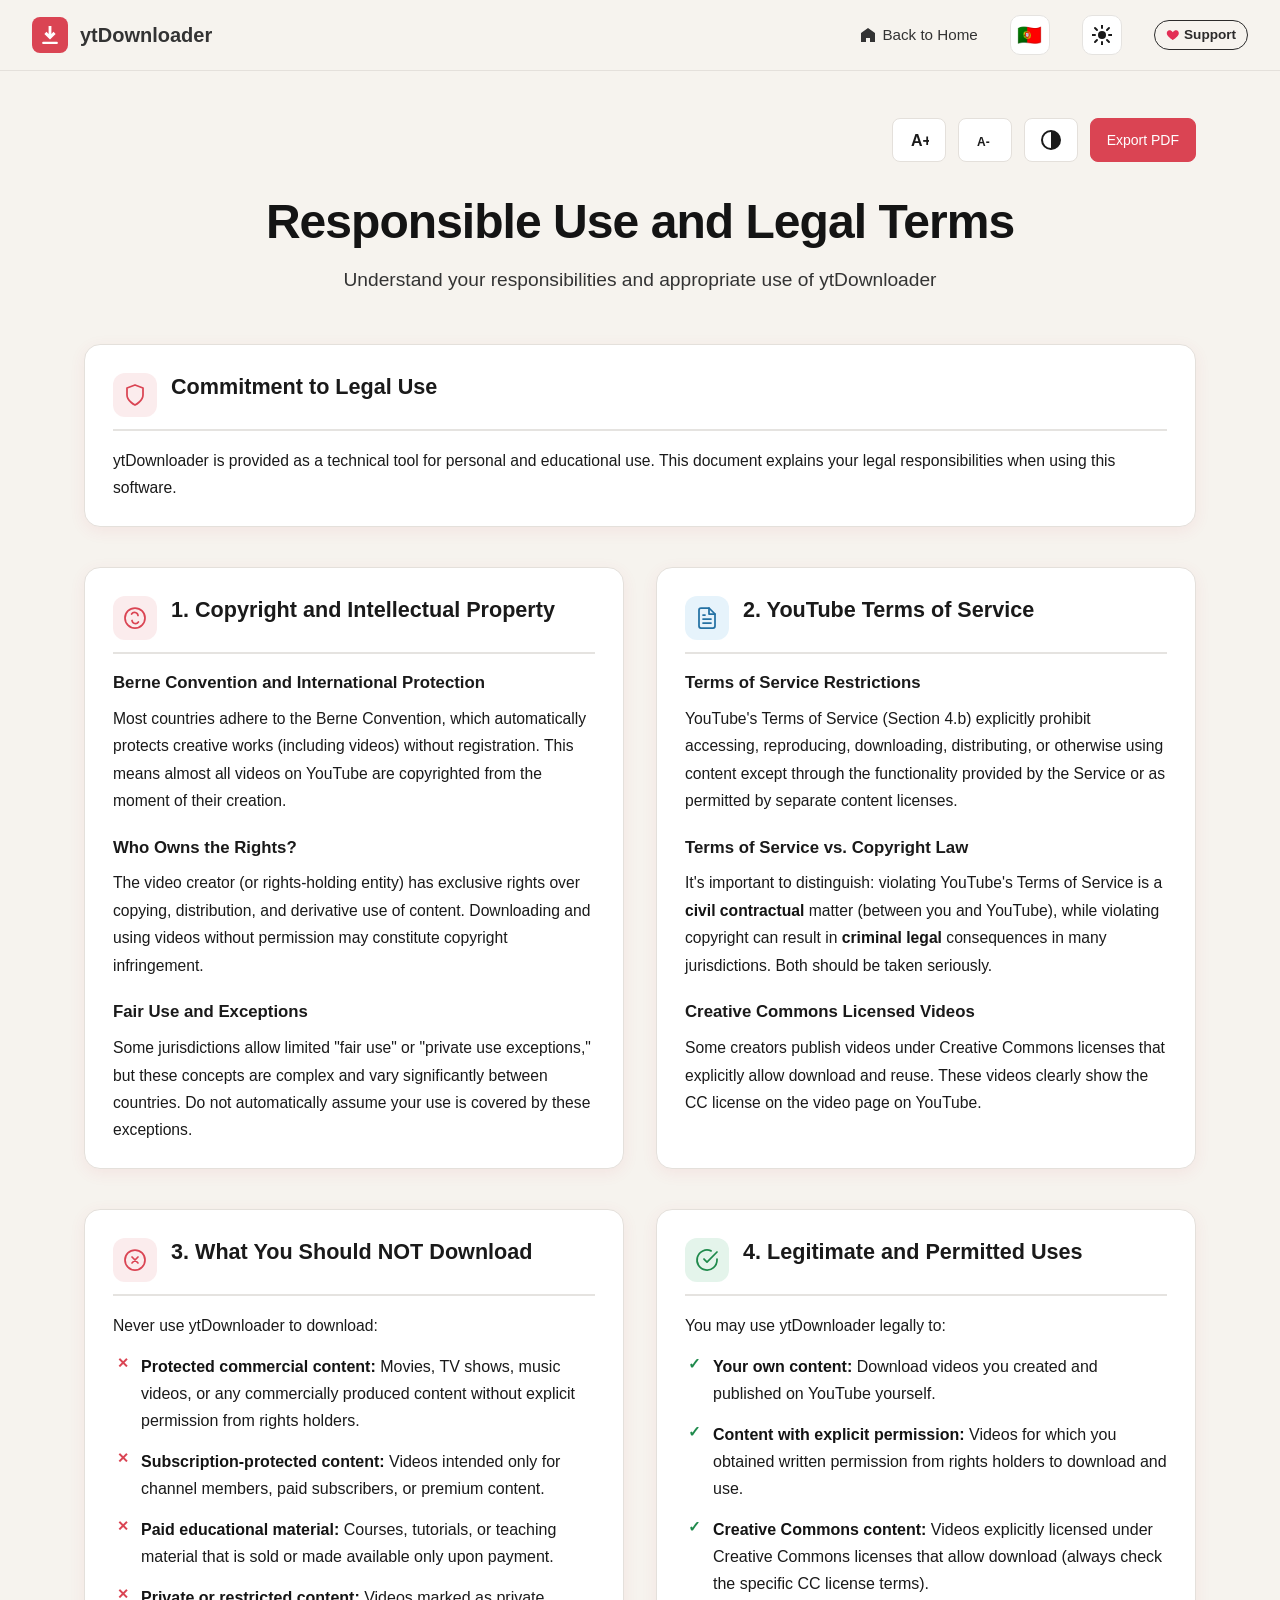
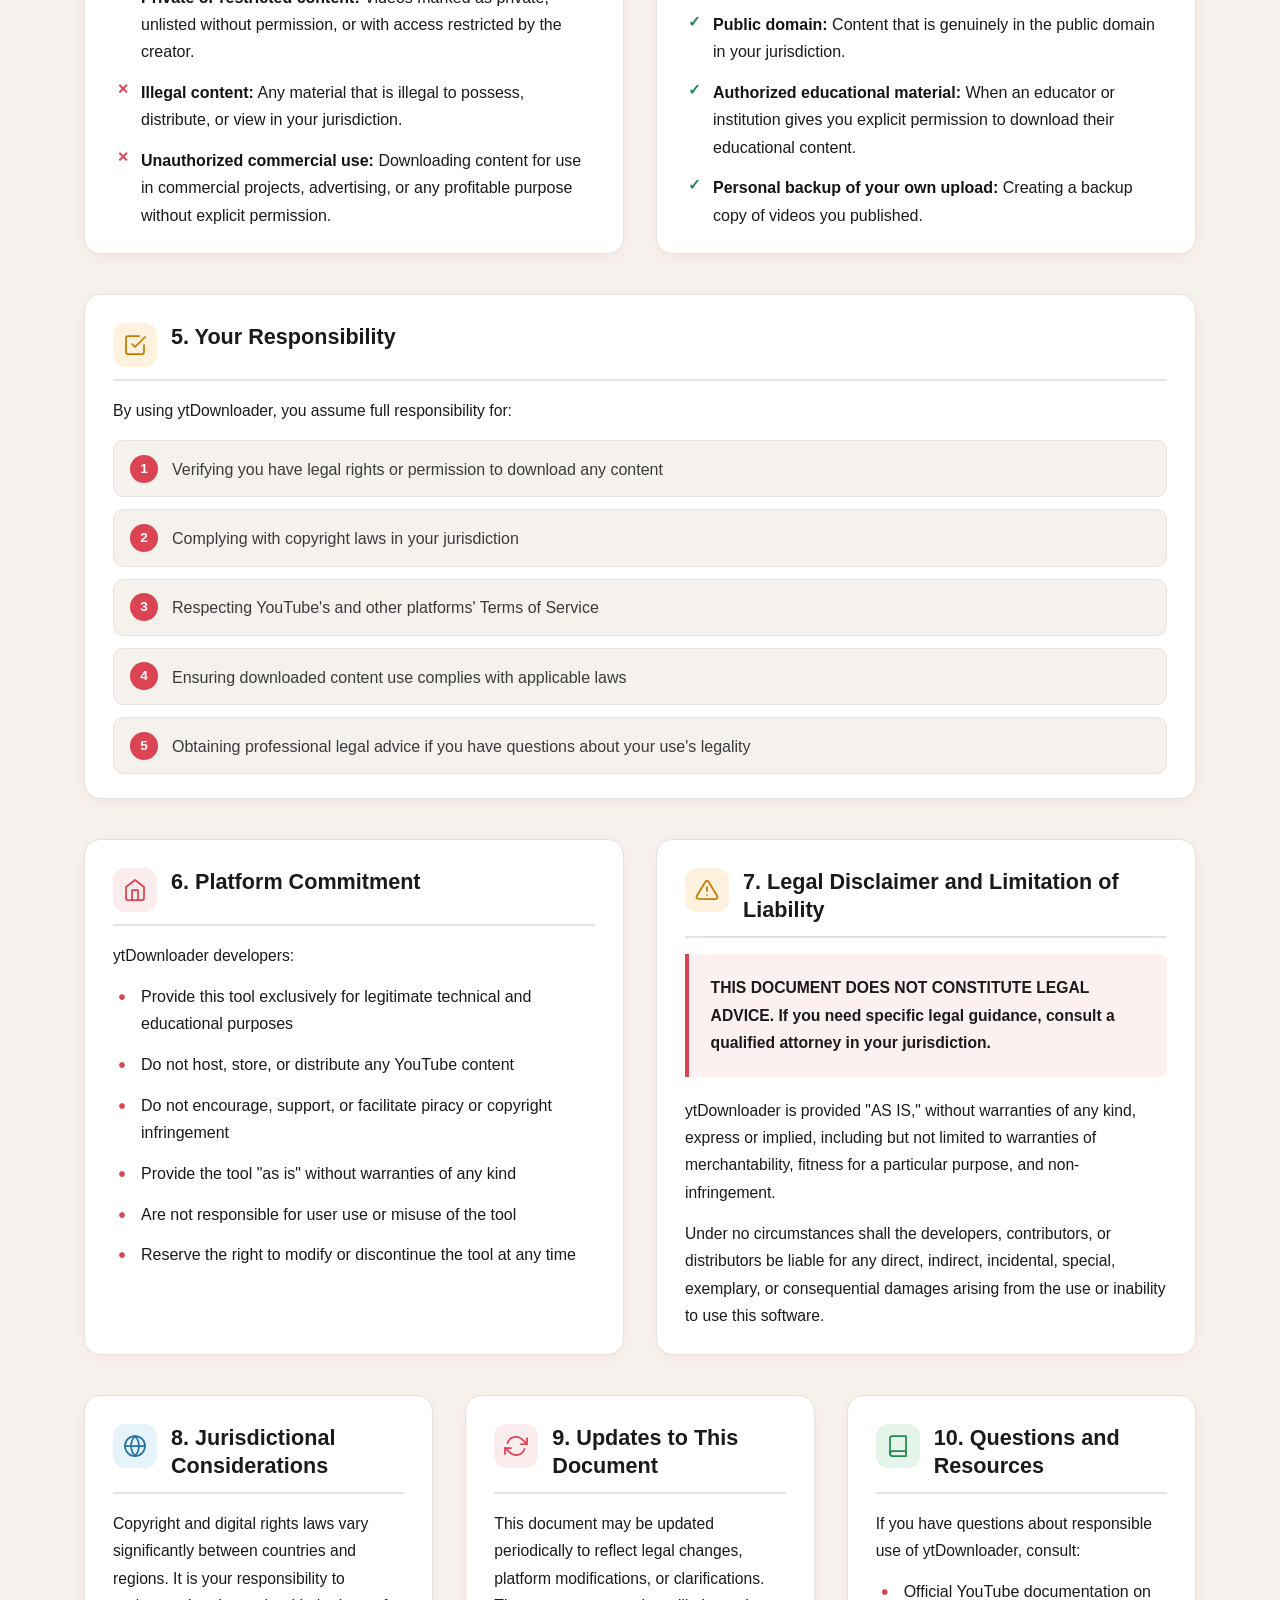
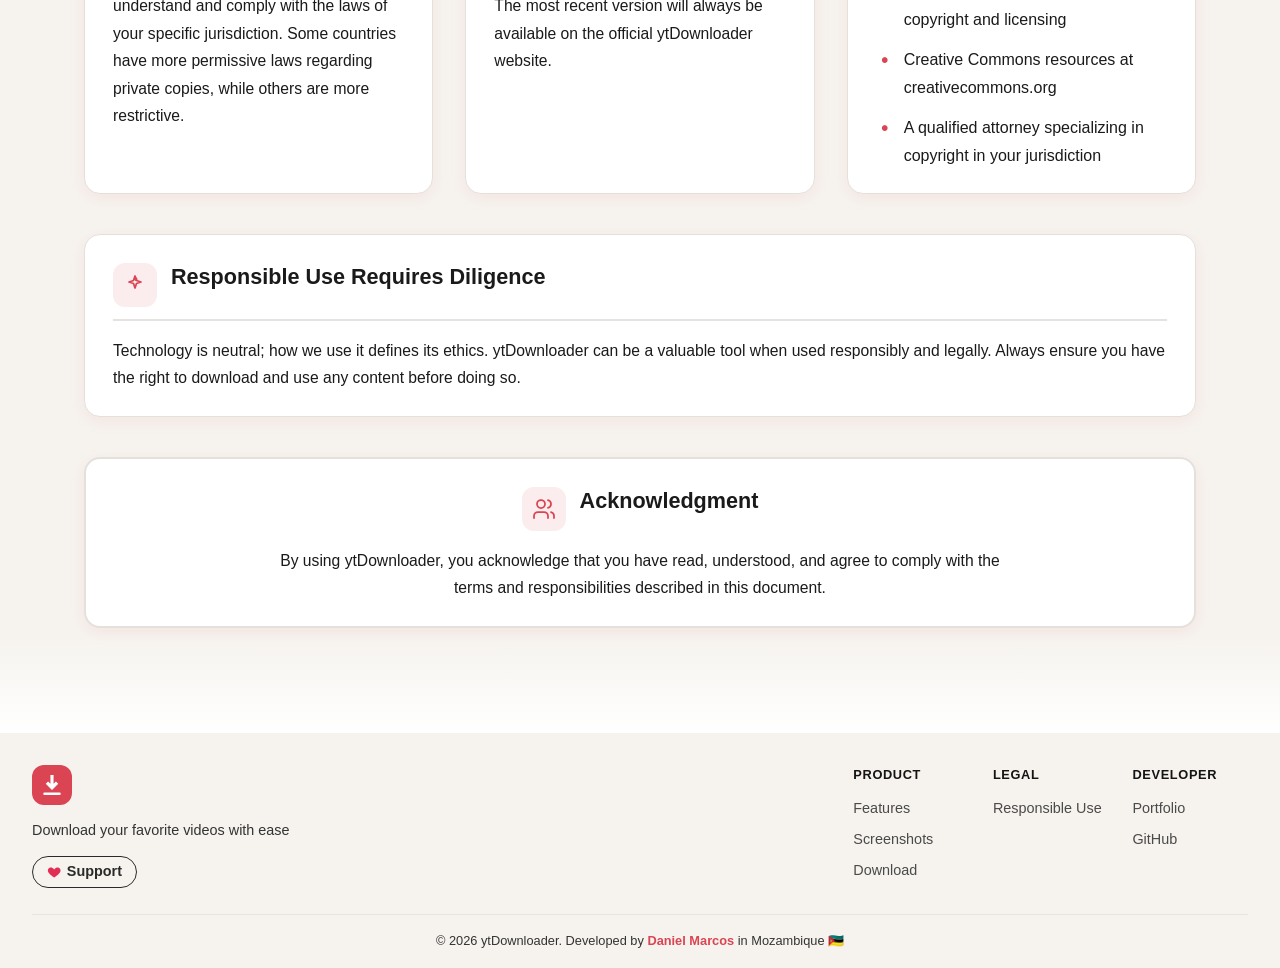
<file: uso-responsavel/index.html>
<!DOCTYPE html>
<html lang="pt-PT">
<head>
    <meta charset="UTF-8">
    <meta name="viewport" content="width=device-width, initial-scale=1.0">
    <title>Uso Responsável e Termos Legais - ytDownloader</title>
    <meta name="description" content="Compreenda as suas responsabilidades e o uso apropriado do ytDownloader">

    <!-- Open Graph -->
    <meta property="og:title" content="Uso Responsável - ytDownloader">
    <meta property="og:description" content="Diretrizes legais e éticas para uso responsável do ytDownloader">
    <meta property="og:url" content="https://youtubedownloader.danielpro.dev/uso-responsavel">
    <meta property="og:type" content="website">
    <link rel="canonical" href="https://youtubedownloader.danielpro.dev/uso-responsavel">

    <!-- Favicon -->
    <link rel="icon" href="/favicon.ico" sizes="any">
    <link rel="icon" type="image/svg+xml" href="/assets/logo.svg">
    <link rel="icon" type="image/png" href="/assets/favicon-32.png" sizes="32x32">
    <link rel="apple-touch-icon" href="/apple-touch-icon.png">

    <link rel="stylesheet" href="/css/style.css?v=4b392282">
    <link rel="stylesheet" href="/css/navbar-icons.css?v=3570f947">
    <link rel="stylesheet" href="/css/legal-page.css?v=513a366c">
    <link rel="stylesheet" href="/support-modal/support-modal.css?v=1">
</head>
<body class="legal-page">
    <!-- Skip Link -->
    <a href="#main-content" class="skip-link" data-i18n="legal.page.skip">Saltar para o conteúdo principal</a>

    <!-- Navigation -->
    <nav class="nav">
        <div class="container">
            <div class="nav-content">
                <a href="/" class="logo">
                    <img src="/assets/logo.svg" alt="ytDownloader" class="logo-img">
                    <span class="logo-text">ytDownloader</span>
                </a>
                
                <!-- Mobile Menu Toggle -->
                <button class="mobile-menu-toggle" id="mobileMenuToggle" aria-label="Menu" aria-expanded="false">
                    <span class="hamburger-line"></span>
                    <span class="hamburger-line"></span>
                    <span class="hamburger-line"></span>
                </button>
                
                <div class="nav-links">
                    <a href="/" class="nav-link">
                        <svg width="16" height="16" viewBox="0 0 16 16" fill="currentColor" aria-hidden="true">
                            <path d="M8 1L1 6V15H6V11H10V15H15V6L8 1Z"/>
                        </svg>
                        <span data-i18n="legal.page.back">Voltar ao Início</span>
                    </a>

                    <!-- Language Toggle -->
                    <button class="theme-toggle" id="langToggle" aria-label="Mudar idioma" data-i18n-aria="nav.lang.toggle">
                        <span class="lang-flag lang-flag-pt">🇵🇹</span>
                        <span class="lang-flag lang-flag-en" style="display:none;">🇬🇧</span>
                    </button>

                    <!-- Theme Toggle -->
                    <button class="theme-toggle" id="themeToggle" aria-label="Alternar tema" data-i18n-aria="nav.theme.toggle">
                        <svg class="theme-icon theme-icon-light" width="20" height="20" viewBox="0 0 20 20" fill="currentColor" aria-hidden="true">
                            <circle cx="10" cy="10" r="4" fill="currentColor"/>
                            <line x1="10" y1="0" x2="10" y2="3" stroke="currentColor" stroke-width="2" stroke-linecap="round"/>
                            <line x1="10" y1="17" x2="10" y2="20" stroke="currentColor" stroke-width="2" stroke-linecap="round"/>
                            <line x1="0" y1="10" x2="3" y2="10" stroke="currentColor" stroke-width="2" stroke-linecap="round"/>
                            <line x1="17" y1="10" x2="20" y2="10" stroke="currentColor" stroke-width="2" stroke-linecap="round"/>
                            <line x1="3" y1="3" x2="5" y2="5" stroke="currentColor" stroke-width="2" stroke-linecap="round"/>
                            <line x1="15" y1="15" x2="17" y2="17" stroke="currentColor" stroke-width="2" stroke-linecap="round"/>
                            <line x1="3" y1="17" x2="5" y2="15" stroke="currentColor" stroke-width="2" stroke-linecap="round"/>
                            <line x1="15" y1="5" x2="17" y2="3" stroke="currentColor" stroke-width="2" stroke-linecap="round"/>
                        </svg>
                        <svg class="theme-icon theme-icon-dark" width="20" height="20" viewBox="0 0 20 20" fill="currentColor" aria-hidden="true">
                            <path d="M17 10.5C16 16 11 19 6 17C4 16 2.5 14.5 2 12.5C1 8.5 3.5 4.5 7.5 3C8.5 2.7 9 3.5 8.5 4.3C8 5.2 7.8 6.3 8 7.5C8.5 10.5 11 13 14 13.5C15.2 13.7 16.3 13.5 17.2 13C18 12.5 18.8 13 18.5 14C18.3 14.8 17.7 15.6 17 16.2"/>
                        </svg>
                    </button>
                    <span class="nav-apoiar" data-apoiar="nav"></span>
                </div>
            </div>
        </div>
    </nav>

    <!-- Main Content -->
    <main id="main-content" class="legal-content" tabindex="-1">
        <div class="lp-container">
            <!-- Accessibility Controls -->
            <div class="accessibility-controls" role="toolbar" aria-label="Accessibility controls">
                <button id="increaseText" class="a11y-btn" aria-label="Aumentar tamanho do texto" data-i18n-aria="legal.page.increase.text" title="Aumentar texto">
                    <svg width="20" height="20" viewBox="0 0 20 20" fill="currentColor" aria-hidden="true">
                        <text x="2" y="16" font-size="16" font-weight="bold">A+</text>
                    </svg>
                </button>
                <button id="decreaseText" class="a11y-btn" aria-label="Diminuir tamanho do texto" data-i18n-aria="legal.page.decrease.text" title="Diminuir texto">
                    <svg width="20" height="20" viewBox="0 0 20 20" fill="currentColor" aria-hidden="true">
                        <text x="2" y="16" font-size="12" font-weight="bold">A-</text>
                    </svg>
                </button>
                <button id="highContrast" class="a11y-btn" aria-label="Alternar alto contraste" data-i18n-aria="legal.page.high.contrast" title="Alto contraste">
                    <svg width="20" height="20" viewBox="0 0 20 20" fill="currentColor" aria-hidden="true">
                        <circle cx="10" cy="10" r="9" fill="none" stroke="currentColor" stroke-width="2"/>
                        <path d="M10 1 A 9 9 0 0 1 10 19 Z" fill="currentColor"/>
                    </svg>
                </button>
                <button id="exportPdf" class="a11y-btn a11y-btn-primary" data-i18n="legal.page.export">
                    Exportar PDF
                </button>
            </div>

            <!-- Header -->
            <header class="legal-header">
                <h1 data-i18n="legal.page.title">Uso Responsável e Termos Legais</h1>
                <p class="legal-subtitle" data-i18n="legal.page.description">
                    Compreenda as suas responsabilidades e o uso apropriado do ytDownloader
                </p>
            </header>

            <!-- Intro -->
            <section class="lp-section lp-stack" id="intro">
                <article class="lp-card lp-card--accent" data-scroll-reveal>
                    <div class="lp-card-head">
                        <div class="lp-icon" aria-hidden="true">
                            <svg viewBox="0 0 24 24"><path d="M12 22s8-4 8-10V5l-8-3-8 3v7c0 6 8 10 8 10z"/></svg>
                        </div>
                        <h2 data-i18n="legal.page.intro.title">Compromisso com o Uso Legal</h2>
                    </div>
                    <p data-i18n="legal.page.intro.text">
                        O ytDownloader é fornecido como uma ferramenta técnica para uso pessoal e educacional.
                        Este documento explica as suas responsabilidades legais ao utilizar este software.
                    </p>
                </article>
            </section>

            <!-- Copyright vs YouTube ToS -->
            <section class="lp-section lp-grid" aria-label="Copyright e Termos do YouTube">
                <article class="lp-card" id="copyright" data-scroll-reveal>
                    <div class="lp-card-head">
                        <div class="lp-icon" aria-hidden="true">
                            <svg viewBox="0 0 24 24"><circle cx="12" cy="12" r="10"/><path d="M15 9.5a3.5 3.5 0 0 0-6.4-1.5M9 14.5a3.5 3.5 0 0 0 6.4 1.5"/></svg>
                        </div>
                        <h2 data-i18n="legal.page.copyright.title">1. Direitos de Autor e Propriedade Intelectual</h2>
                    </div>

                    <h3 data-i18n="legal.page.copyright.berne.title">Convenção de Berna e Proteção Internacional</h3>
                    <p data-i18n="legal.page.copyright.berne.text">
                        A maioria dos países adere à Convenção de Berna, que protege automaticamente obras criativas
                        (incluindo vídeos) sem necessidade de registo. Isto significa que quase todos os vídeos no
                        YouTube estão protegidos por direitos de autor desde o momento da sua criação.
                    </p>

                    <h3 data-i18n="legal.page.copyright.owner.title">Quem detém os direitos?</h3>
                    <p data-i18n="legal.page.copyright.owner.text">
                        O criador do vídeo (ou a entidade que detém os direitos) possui direitos exclusivos sobre
                        cópia, distribuição e uso derivado do conteúdo. Descarregar e usar vídeos sem permissão
                        pode constituir violação de direitos de autor.
                    </p>

                    <h3 data-i18n="legal.page.copyright.fair.title">Uso Justo e Exceções</h3>
                    <p data-i18n="legal.page.copyright.fair.text">
                        Algumas jurisdições permitem "uso justo" ou "exceções de uso privado" limitadas, mas estes
                        conceitos são complexos e variam significativamente entre países. Não assuma automaticamente
                        que o seu uso está coberto por estas exceções.
                    </p>
                </article>

                <article class="lp-card" id="youtube-tos" data-scroll-reveal>
                    <div class="lp-card-head">
                        <div class="lp-icon lp-icon--info" aria-hidden="true">
                            <svg viewBox="0 0 24 24"><path d="M14 2H6a2 2 0 0 0-2 2v16a2 2 0 0 0 2 2h12a2 2 0 0 0 2-2V8z"/><path d="M14 2v6h6"/><path d="M16 13H8M16 17H8M10 9H8"/></svg>
                        </div>
                        <h2 data-i18n="legal.page.youtube.title">2. Termos de Serviço do YouTube</h2>
                    </div>

                    <h3 data-i18n="legal.page.youtube.tos.title">Restrições dos Termos de Serviço</h3>
                    <p data-i18n="legal.page.youtube.tos.text">
                        Os Termos de Serviço do YouTube (Secção 4.b) proíbem explicitamente o acesso, reprodução,
                        download, distribuição ou qualquer outra forma de uso de conteúdo exceto através da
                        funcionalidade fornecida pelo Serviço ou conforme permitido por licenças de conteúdo separadas.
                    </p>

                    <h3 data-i18n="legal.page.youtube.vs.title">Termos de Serviço vs. Lei de Direitos de Autor</h3>
                    <p data-i18n="legal.page.youtube.vs.text" data-i18n-html>
                        É importante distinguir: violar os Termos de Serviço do YouTube é uma questão
                        <strong>contratual civil</strong> (entre si e o YouTube), enquanto violar direitos de autor
                        pode resultar em consequências <strong>legais criminais</strong> em muitas jurisdições.
                        Ambos devem ser levados a sério.
                    </p>

                    <h3 data-i18n="legal.page.youtube.cc.title">Vídeos com Licença Creative Commons</h3>
                    <p data-i18n="legal.page.youtube.cc.text">
                        Alguns criadores publicam vídeos sob licenças Creative Commons que explicitamente permitem
                        download e reutilização. Estes vídeos mostram a licença CC claramente na página do vídeo no YouTube.
                    </p>
                </article>
            </section>

            <!-- Allowed vs Prohibited -->
            <section class="lp-section lp-grid" aria-label="Permitido e Proibido">
                <article class="lp-card lp-card--danger" id="prohibited" data-scroll-reveal>
                    <div class="lp-card-head">
                        <div class="lp-icon" aria-hidden="true">
                            <svg viewBox="0 0 24 24"><circle cx="12" cy="12" r="10"/><path d="M15 9l-6 6M9 9l6 6"/></svg>
                        </div>
                        <h2 data-i18n="legal.page.prohibited.title">3. O Que NÃO Deve Descarregar</h2>
                    </div>
                    <p data-i18n="legal.page.prohibited.intro">Nunca utilize o ytDownloader para descarregar:</p>
                    <ul class="lp-list lp-list--cross">
                        <li data-i18n="legal.page.prohibited.1" data-i18n-html>
                            <strong>Conteúdo comercial protegido:</strong> Filmes, programas de TV, videoclipes musicais,
                            ou qualquer conteúdo produzido comercialmente sem permissão explícita do detentor dos direitos.
                        </li>
                        <li data-i18n="legal.page.prohibited.2" data-i18n-html>
                            <strong>Conteúdo protegido por subscrição:</strong> Vídeos destinados apenas a membros de canais,
                            subscritores pagos, ou conteúdo premium.
                        </li>
                        <li data-i18n="legal.page.prohibited.3" data-i18n-html>
                            <strong>Material educacional pago:</strong> Cursos, tutoriais, ou material de ensino que seja
                            vendido ou disponibilizado apenas mediante pagamento.
                        </li>
                        <li data-i18n="legal.page.prohibited.4" data-i18n-html>
                            <strong>Conteúdo privado ou restrito:</strong> Vídeos marcados como privados, não listados
                            sem permissão, ou com acesso restrito pelo criador.
                        </li>
                        <li data-i18n="legal.page.prohibited.5" data-i18n-html>
                            <strong>Conteúdo ilegal:</strong> Qualquer material que seja ilegal possuir, distribuir ou
                            visualizar na sua jurisdição.
                        </li>
                        <li data-i18n="legal.page.prohibited.6" data-i18n-html>
                            <strong>Uso comercial não autorizado:</strong> Descarregar conteúdo para usar em projetos
                            comerciais, publicidade ou qualquer finalidade lucrativa sem permissão explícita.
                        </li>
                    </ul>
                </article>

                <article class="lp-card lp-card--success" id="permitted" data-scroll-reveal>
                    <div class="lp-card-head">
                        <div class="lp-icon lp-icon--success" aria-hidden="true">
                            <svg viewBox="0 0 24 24"><path d="M22 11.08V12a10 10 0 1 1-5.93-9.14"/><path d="M22 4 12 14.01l-3-3"/></svg>
                        </div>
                        <h2 data-i18n="legal.page.permitted.title">4. Usos Legítimos e Permitidos</h2>
                    </div>
                    <p data-i18n="legal.page.permitted.intro">Pode utilizar o ytDownloader legalmente para:</p>
                    <ul class="lp-list lp-list--check">
                        <li data-i18n="legal.page.permitted.1" data-i18n-html>
                            <strong>O seu próprio conteúdo:</strong> Descarregar vídeos que você mesmo criou e
                            publicou no YouTube.
                        </li>
                        <li data-i18n="legal.page.permitted.2" data-i18n-html>
                            <strong>Conteúdo com permissão explícita:</strong> Vídeos para os quais obteve permissão
                            escrita do detentor dos direitos para descarregar e usar.
                        </li>
                        <li data-i18n="legal.page.permitted.3" data-i18n-html>
                            <strong>Conteúdo Creative Commons:</strong> Vídeos explicitamente licenciados sob licenças
                            Creative Commons que permitem download (verifique sempre os termos específicos da licença CC).
                        </li>
                        <li data-i18n="legal.page.permitted.4" data-i18n-html>
                            <strong>Domínio público:</strong> Conteúdo que esteja genuinamente em domínio público
                            na sua jurisdição.
                        </li>
                        <li data-i18n="legal.page.permitted.5" data-i18n-html>
                            <strong>Material educacional autorizado:</strong> Quando um educador ou instituição lhe dá
                            permissão explícita para descarregar o seu conteúdo educacional.
                        </li>
                        <li data-i18n="legal.page.permitted.6" data-i18n-html>
                            <strong>Backup pessoal do seu próprio upload:</strong> Criar uma cópia de segurança dos
                            vídeos que você publicou.
                        </li>
                    </ul>
                </article>
            </section>

            <!-- Responsibility checklist -->
            <section class="lp-section lp-stack" id="responsibility">
                <article class="lp-card lp-card--checklist" data-scroll-reveal>
                    <div class="lp-card-head">
                        <div class="lp-icon lp-icon--warn" aria-hidden="true">
                            <svg viewBox="0 0 24 24"><path d="M9 11l3 3L22 4"/><path d="M21 12v7a2 2 0 0 1-2 2H5a2 2 0 0 1-2-2V5a2 2 0 0 1 2-2h11"/></svg>
                        </div>
                        <h2 data-i18n="legal.page.responsibility.title">5. A Sua Responsabilidade</h2>
                    </div>
                    <p data-i18n="legal.page.responsibility.text">
                        Ao utilizar o ytDownloader, você assume total responsabilidade por:
                    </p>
                    <div class="lp-checklist">
                        <div class="lp-check-item">
                            <span class="lp-check-num" aria-hidden="true">1</span>
                            <span data-i18n="legal.page.responsibility.1">Verificar que tem direitos legais ou permissão para descarregar qualquer conteúdo</span>
                        </div>
                        <div class="lp-check-item">
                            <span class="lp-check-num" aria-hidden="true">2</span>
                            <span data-i18n="legal.page.responsibility.2">Cumprir as leis de direitos de autor da sua jurisdição</span>
                        </div>
                        <div class="lp-check-item">
                            <span class="lp-check-num" aria-hidden="true">3</span>
                            <span data-i18n="legal.page.responsibility.3">Respeitar os Termos de Serviço do YouTube e de outras plataformas</span>
                        </div>
                        <div class="lp-check-item">
                            <span class="lp-check-num" aria-hidden="true">4</span>
                            <span data-i18n="legal.page.responsibility.4">Garantir que o uso do conteúdo descarregado está em conformidade com as leis aplicáveis</span>
                        </div>
                        <div class="lp-check-item">
                            <span class="lp-check-num" aria-hidden="true">5</span>
                            <span data-i18n="legal.page.responsibility.5">Obter aconselhamento jurídico profissional se tiver dúvidas sobre a legalidade do seu uso</span>
                        </div>
                    </div>
                </article>
            </section>

            <!-- Platform + Disclaimer -->
            <section class="lp-section lp-grid">
                <article class="lp-card" id="platform" data-scroll-reveal>
                    <div class="lp-card-head">
                        <div class="lp-icon" aria-hidden="true">
                            <svg viewBox="0 0 24 24"><path d="M3 9l9-7 9 7v11a2 2 0 0 1-2 2H5a2 2 0 0 1-2-2z"/><path d="M9 22V12h6v10"/></svg>
                        </div>
                        <h2 data-i18n="legal.page.platform.title">6. Compromisso da Plataforma</h2>
                    </div>
                    <p data-i18n="legal.page.platform.text">Os desenvolvedores do ytDownloader:</p>
                    <ul class="lp-list">
                        <li data-i18n="legal.page.platform.1">Fornecemos esta ferramenta exclusivamente para fins técnicos legítimos e educacionais</li>
                        <li data-i18n="legal.page.platform.2">Não hospedamos, armazenamos ou distribuímos qualquer conteúdo do YouTube</li>
                        <li data-i18n="legal.page.platform.3">Não encorajamos, apoiamos ou facilitamos a pirataria ou violação de direitos de autor</li>
                        <li data-i18n="legal.page.platform.4">Fornecemos a ferramenta "como está" sem garantias de qualquer tipo</li>
                        <li data-i18n="legal.page.platform.5">Não somos responsáveis pelo uso ou uso indevido da ferramenta pelos utilizadores</li>
                        <li data-i18n="legal.page.platform.6">Reservamo-nos o direito de modificar ou descontinuar a ferramenta a qualquer momento</li>
                    </ul>
                </article>

                <article class="lp-card" id="disclaimer" data-scroll-reveal>
                    <div class="lp-card-head">
                        <div class="lp-icon lp-icon--warn" aria-hidden="true">
                            <svg viewBox="0 0 24 24"><path d="M10.29 3.86 1.82 18a2 2 0 0 0 1.71 3h16.94a2 2 0 0 0 1.71-3L13.71 3.86a2 2 0 0 0-3.42 0z"/><path d="M12 9v4M12 17h.01"/></svg>
                        </div>
                        <h2 data-i18n="legal.page.disclaimer.title">7. Aviso Legal e Limitação de Responsabilidade</h2>
                    </div>
                    <div class="legal-warning">
                        <p data-i18n="legal.page.disclaimer.text">
                            ESTE DOCUMENTO NÃO CONSTITUI ACONSELHAMENTO JURÍDICO. Se precisa de orientação legal específica,
                            consulte um advogado qualificado na sua jurisdição.
                        </p>
                    </div>
                    <p data-i18n="legal.page.disclaimer.warranty">
                        O ytDownloader é fornecido "COMO ESTÁ", sem garantias de qualquer tipo, expressas ou implícitas,
                        incluindo mas não limitado a garantias de comercialização, adequação a um fim específico e não violação.
                    </p>
                    <p data-i18n="legal.page.disclaimer.liability">
                        Em nenhuma circunstância os desenvolvedores, contribuidores ou distribuidores serão responsáveis
                        por quaisquer danos diretos, indiretos, incidentais, especiais, exemplares ou consequenciais
                        decorrentes do uso ou incapacidade de usar este software.
                    </p>
                </article>
            </section>

            <!-- Jurisdiction / Updates / Resources -->
            <section class="lp-section lp-grid lp-grid--3">
                <article class="lp-card" id="jurisdiction" data-scroll-reveal>
                    <div class="lp-card-head">
                        <div class="lp-icon lp-icon--info" aria-hidden="true">
                            <svg viewBox="0 0 24 24"><circle cx="12" cy="12" r="10"/><path d="M2 12h20M12 2a15.3 15.3 0 0 1 4 10 15.3 15.3 0 0 1-4 10 15.3 15.3 0 0 1-4-10 15.3 15.3 0 0 1 4-10z"/></svg>
                        </div>
                        <h2 data-i18n="legal.page.jurisdiction.title">8. Considerações Jurisdicionais</h2>
                    </div>
                    <p data-i18n="legal.page.jurisdiction.text">
                        As leis de direitos de autor e direitos digitais variam significativamente entre países e regiões.
                        É sua responsabilidade compreender e cumprir as leis da sua jurisdição específica. Alguns países
                        têm leis mais permissivas sobre cópias privadas, enquanto outros são mais restritivos.
                    </p>
                </article>

                <article class="lp-card" id="updates" data-scroll-reveal>
                    <div class="lp-card-head">
                        <div class="lp-icon" aria-hidden="true">
                            <svg viewBox="0 0 24 24"><path d="M23 4v6h-6"/><path d="M1 20v-6h6"/><path d="M3.51 9a9 9 0 0 1 14.85-3.36L23 10M1 14l4.64 4.36A9 9 0 0 0 20.49 15"/></svg>
                        </div>
                        <h2 data-i18n="legal.page.updates.title">9. Atualizações deste Documento</h2>
                    </div>
                    <p data-i18n="legal.page.updates.text">
                        Este documento pode ser atualizado periodicamente para refletir mudanças legais, alterações de
                        plataforma ou esclarecimentos. A versão mais recente estará sempre disponível no website oficial
                        do ytDownloader.
                    </p>
                </article>

                <article class="lp-card" id="resources" data-scroll-reveal>
                    <div class="lp-card-head">
                        <div class="lp-icon lp-icon--success" aria-hidden="true">
                            <svg viewBox="0 0 24 24"><path d="M4 19.5A2.5 2.5 0 0 1 6.5 17H20"/><path d="M6.5 2H20v20H6.5A2.5 2.5 0 0 1 4 19.5v-15A2.5 2.5 0 0 1 6.5 2z"/></svg>
                        </div>
                        <h2 data-i18n="legal.page.contact.title">10. Perguntas e Recursos</h2>
                    </div>
                    <p data-i18n="legal.page.contact.text">
                        Se tiver questões sobre o uso responsável do ytDownloader, consulte:
                    </p>
                    <ul class="lp-list">
                        <li data-i18n="legal.page.contact.1">A documentação oficial do YouTube sobre direitos de autor e licenciamento</li>
                        <li data-i18n="legal.page.contact.2">Recursos sobre Creative Commons em creativecommons.org</li>
                        <li data-i18n="legal.page.contact.3">Um advogado qualificado especializado em direitos de autor na sua jurisdição</li>
                    </ul>
                </article>
            </section>

            <!-- Conclusion + Acknowledgment -->
            <section class="lp-section lp-stack">
                <article class="lp-card" id="conclusion" data-scroll-reveal>
                    <div class="lp-card-head">
                        <div class="lp-icon" aria-hidden="true">
                            <svg viewBox="0 0 24 24"><path d="M12 3l1.5 4.5L18 9l-4.5 1.5L12 15l-1.5-4.5L6 9l4.5-1.5L12 3z"/><path d="M5 19l.75 2.25L8 22l-2.25.75L5 25l-.75-2.25L2 22l2.25-.75L5 19z" transform="translate(10 -6) scale(0.55)"/></svg>
                        </div>
                        <h2 data-i18n="legal.page.final.title">Uso Responsável Requer Diligência</h2>
                    </div>
                    <p data-i18n="legal.page.final.text">
                        A tecnologia é neutra; o uso que fazemos dela define a sua ética. O ytDownloader pode ser uma
                        ferramenta valiosa quando usado de forma responsável e legal. Assegure-se sempre de que tem o
                        direito de descarregar e usar qualquer conteúdo antes de o fazer.
                    </p>
                </article>

                <article class="lp-card lp-ack" id="acknowledgment" data-scroll-reveal>
                    <div class="lp-card-head">
                        <div class="lp-icon" aria-hidden="true">
                            <svg viewBox="0 0 24 24"><path d="M16 21v-2a4 4 0 0 0-4-4H6a4 4 0 0 0-4 4v2"/><circle cx="9" cy="7" r="4"/><path d="M22 21v-2a4 4 0 0 0-3-3.87M16 3.13a4 4 0 0 1 0 7.75"/></svg>
                        </div>
                        <h2 data-i18n="legal.page.acknowledgment.title">Reconhecimento</h2>
                    </div>
                    <p data-i18n="legal.page.acknowledgment.text">
                        Ao utilizar o ytDownloader, você reconhece que leu, compreendeu e concorda em cumprir os termos
                        e responsabilidades descritos neste documento.
                    </p>
                </article>
            </section>
        </div>
    </main>

    <!-- Footer -->
    <footer class="footer">
        <div class="container">
            <div class="footer-content">
                <div class="footer-brand">
                    <img src="/assets/logo.svg" alt="ytDownloader" class="footer-logo">
                    <p class="footer-tagline" data-i18n="footer.tagline">
                        Descarregue os seus vídeos favoritos com facilidade
                    </p>
                    <div class="footer-apoiar" data-apoiar style="margin-top:14px"></div>
                </div>

                <div class="footer-links">
                    <div class="footer-column">
                        <h4 data-i18n="footer.product">Produto</h4>
                        <a href="/#features" data-i18n="footer.product.features">Funcionalidades</a>
                        <a href="/#screenshots" data-i18n="footer.product.screenshots">Capturas de Ecrã</a>
                        <a href="/#download" data-i18n="footer.product.download">Descarregar</a>
                    </div>

                    <div class="footer-column">
                        <h4 data-i18n="footer.legal">Legal</h4>
                        <a href="/uso-responsavel" data-i18n="footer.legal.responsible">Uso Responsável</a>
                    </div>

                    <div class="footer-column">
                        <h4 data-i18n="footer.developer">Desenvolvedor</h4>
                        <a href="https://danielpro.dev" target="_blank" rel="noopener" data-i18n="footer.developer.portfolio">Portfólio</a>
                        <a href="https://github.com/danielpro4" target="_blank" rel="noopener" data-i18n="footer.developer.github">GitHub</a>
                    </div>
                </div>
            </div>

            <div class="footer-legal">
                <p class="footer-copyright" data-i18n="footer.copyright" data-i18n-html>
                    © 2026 ytDownloader. Desenvolvido por <a href="https://danielpro.dev" target="_blank" rel="noopener" class="footer-link">Daniel Marcos</a> em Moçambique 🇲🇿
                </p>
            </div>
        </div>
    </footer>

    <script src="/js/i18n.js?v=314cbcf8"></script>
    <script src="/support-modal/support-modal.js?v=1" data-variant="free" data-theme="auto" defer></script>
    <script src="/js/script.js?v=9764a05a"></script>
    <script src="/js/legal-page.js?v=8db78d3b"></script>
</body>
</html>
</file>
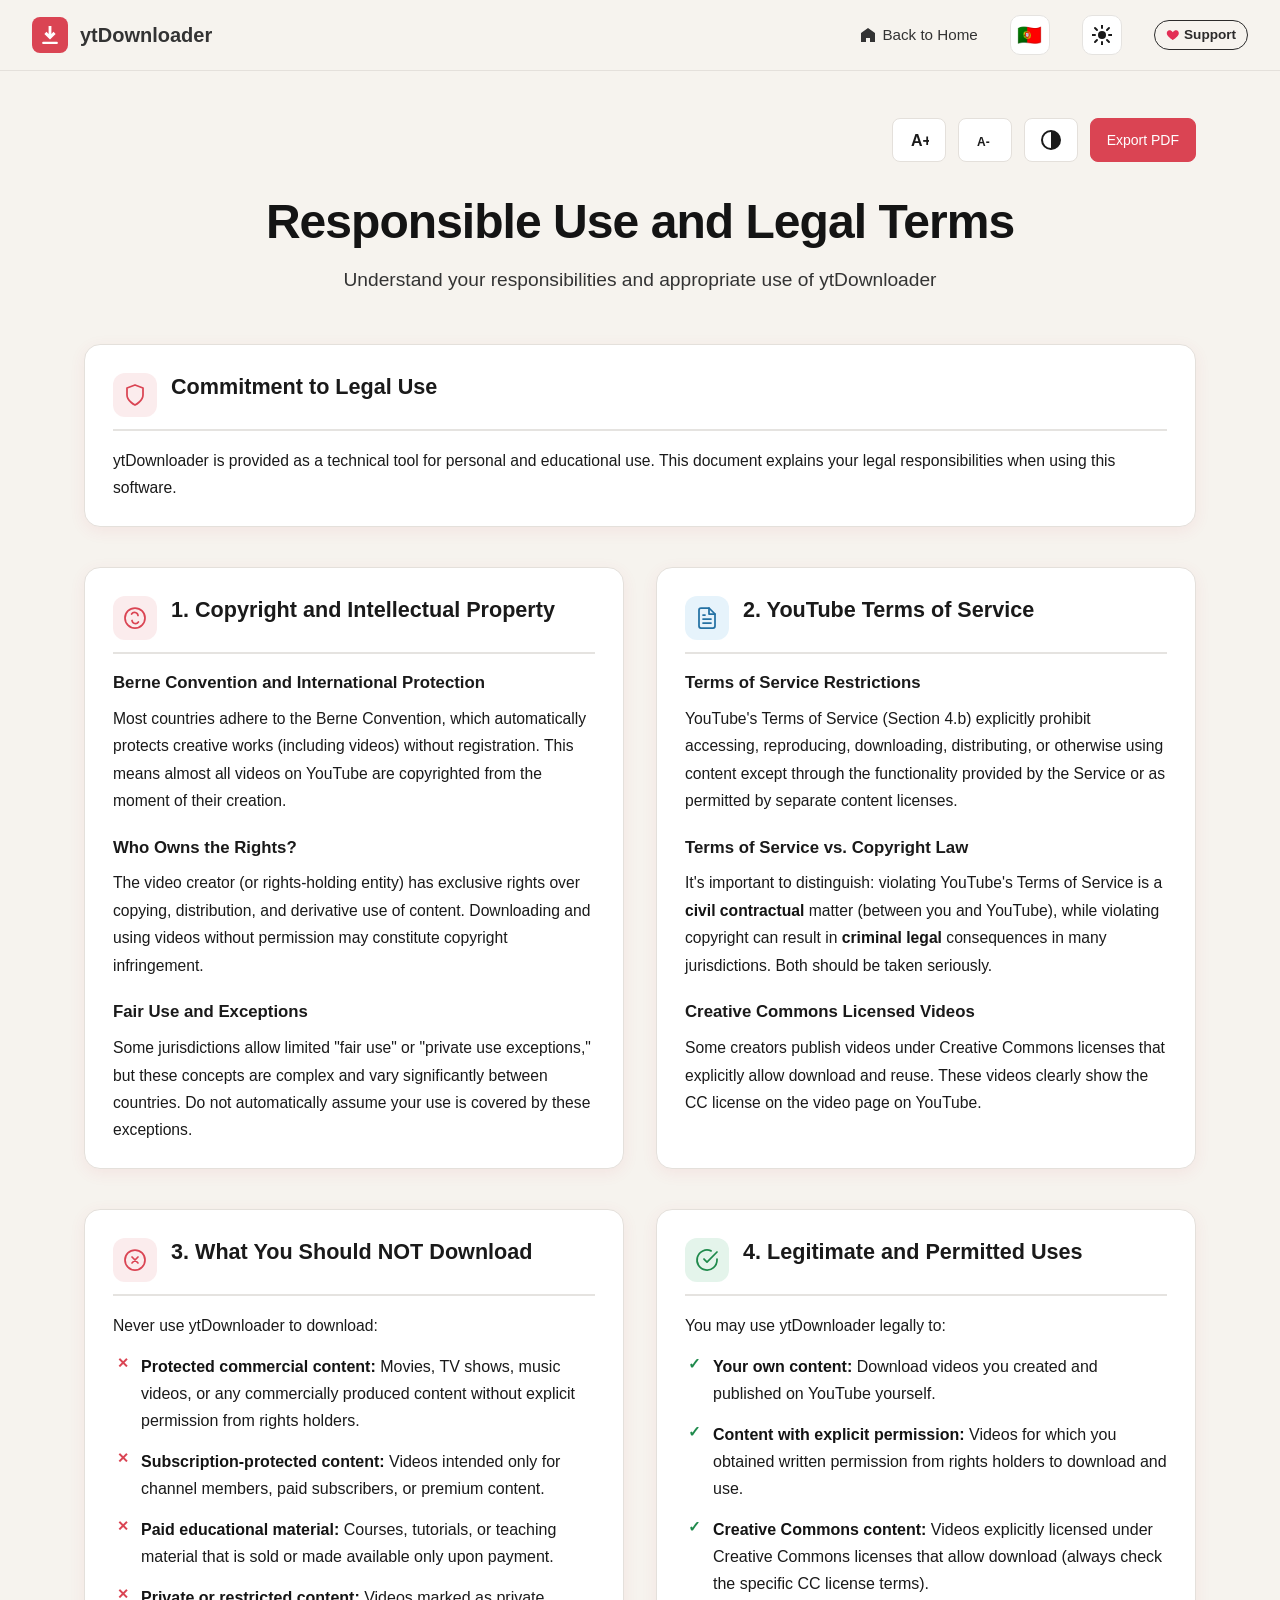
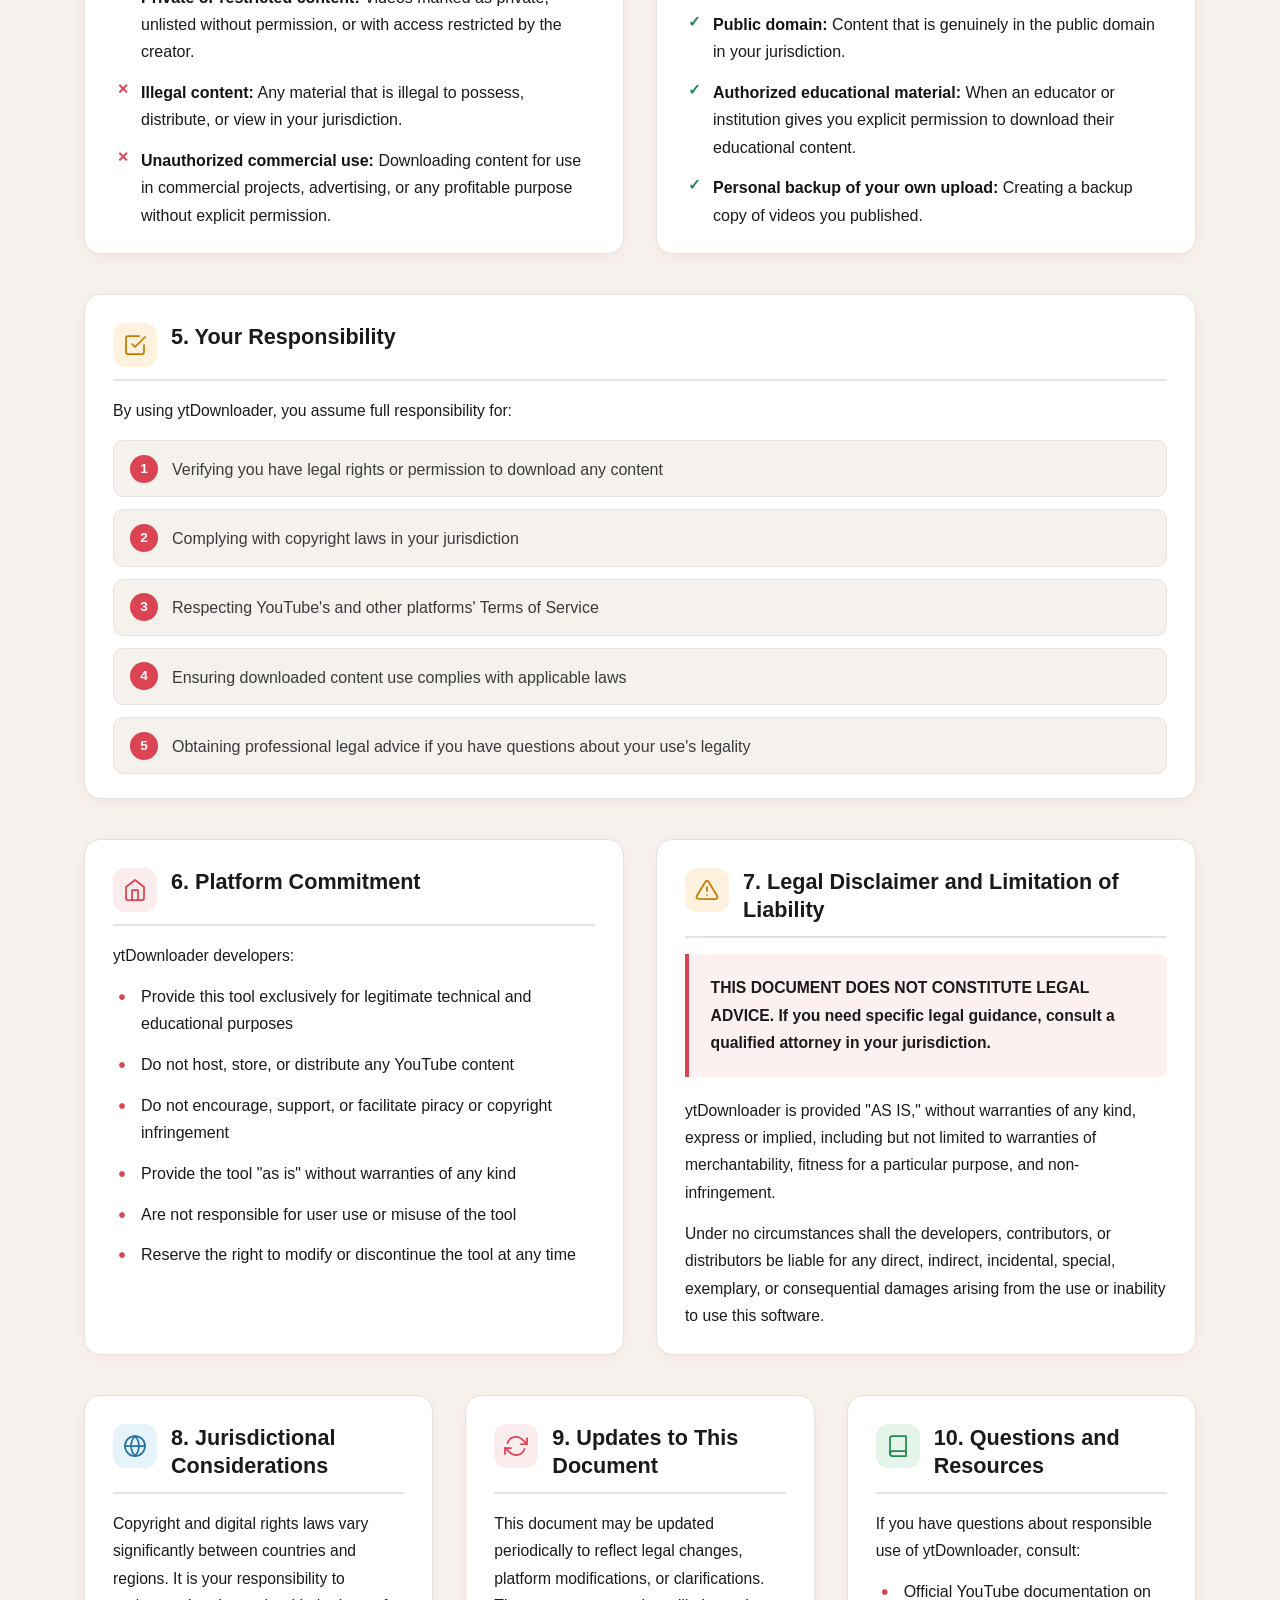
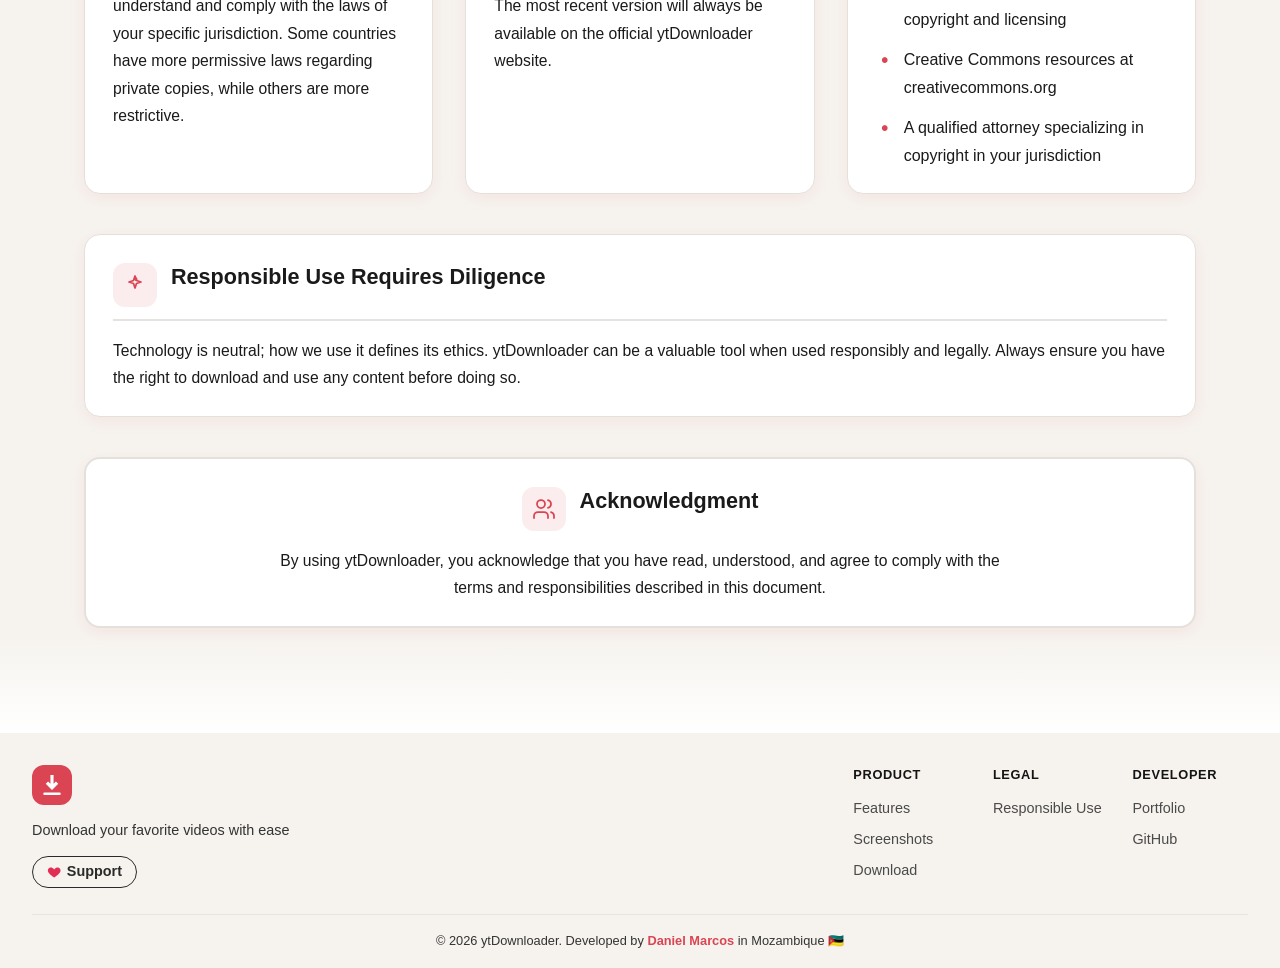
<file: uso-responsavel.html>
<!DOCTYPE html>
<html lang="pt-PT">
<head>
    <meta charset="UTF-8">
    <meta http-equiv="refresh" content="0; url=/uso-responsavel/">
    <link rel="canonical" href="/uso-responsavel/">
    <title>Redirecting...</title>
    <script>window.location.replace("/uso-responsavel/")</script>
</head>
<body>
    <p>Redirecting to <a href="/uso-responsavel/">/uso-responsavel/</a>...</p>
</body>
</html>
</file>
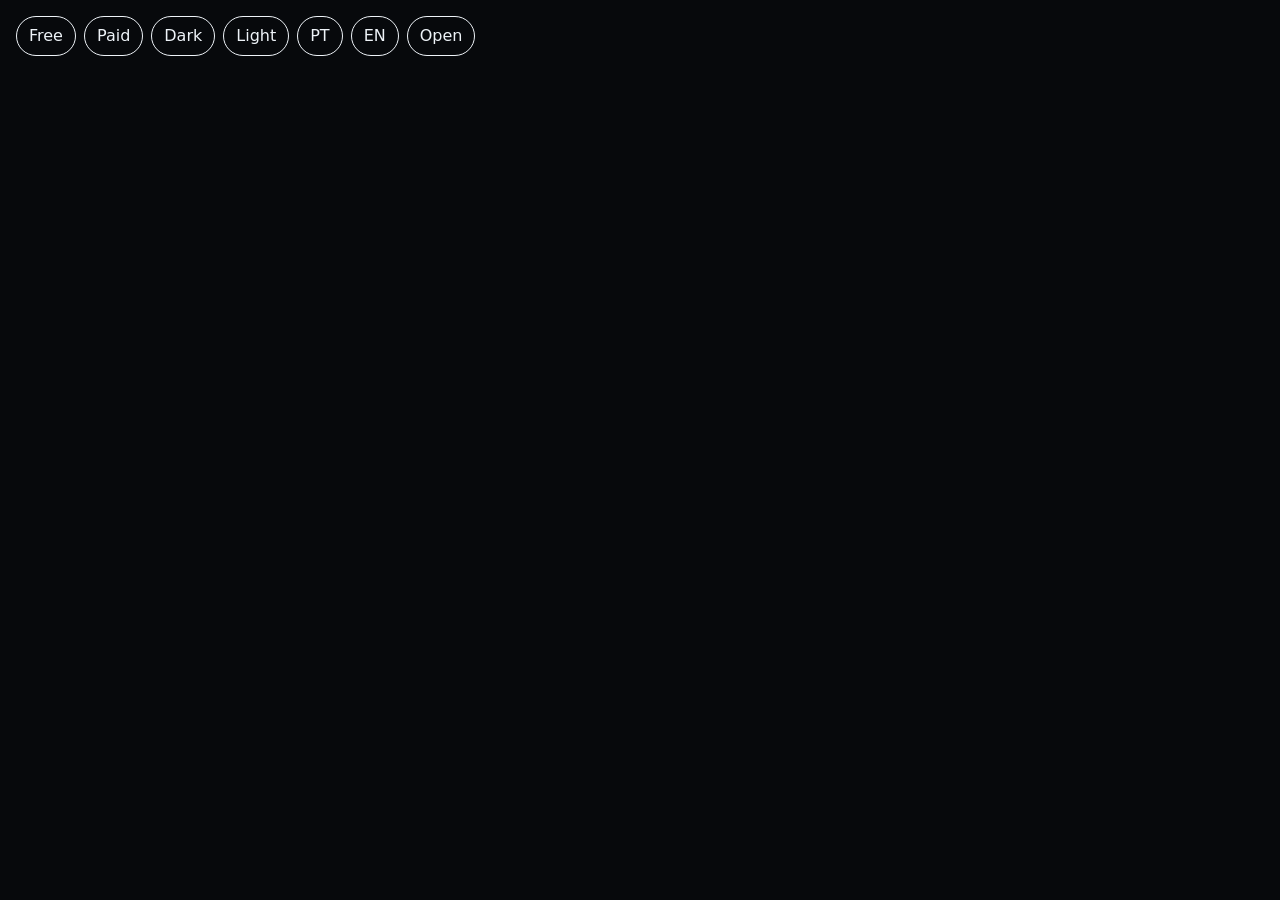
<file: support-modal/demo.html>
<!DOCTYPE html>
<html lang="pt-PT">
<head>
  <meta charset="utf-8">
  <meta name="viewport" content="width=device-width, initial-scale=1">
  <title>Apoiar — free / paid preview</title>
  <link rel="stylesheet" href="support-modal.css">
  <style>
    html { background: #07090c; color: #eef3f8; }
    html[data-theme="light"] { background: #f3f5f8; color: #141a21; }
    body { margin: 0; min-height: 100vh; font: 16px/1.4 system-ui, sans-serif; }
    .bar {
      display: flex;
      flex-wrap: wrap;
      gap: 8px;
      padding: 16px;
    }
    .bar button {
      font: inherit;
      padding: 8px 12px;
      border-radius: 999px;
      border: 1px solid currentColor;
      background: transparent;
      color: inherit;
      cursor: pointer;
    }
    html.is-shot .bar { display: none; }
  </style>
</head>
<body>
  <div class="bar">
    <button type="button" data-set-variant="free">Free</button>
    <button type="button" data-set-variant="paid">Paid</button>
    <button type="button" data-set-theme="dark">Dark</button>
    <button type="button" data-set-theme="light">Light</button>
    <button type="button" data-set-lang="pt">PT</button>
    <button type="button" data-set-lang="en">EN</button>
    <button type="button" data-dp-support-open>Open</button>
  </div>
  <script src="support-modal.js" data-variant="free" data-theme="default-dark" defer></script>
  <script>
    (function () {
      var params = new URLSearchParams(location.search);
      var tag = document.querySelector('script[src*="support-modal.js"]');
      var variant = params.get('variant');
      if (variant === 'paid' || variant === 'free') tag.dataset.variant = variant;
      document.documentElement.lang = params.get('lang') === 'en' ? 'en' : 'pt-PT';
      if (params.get('theme') === 'light') document.documentElement.setAttribute('data-theme', 'light');
      else document.documentElement.removeAttribute('data-theme');
      if (params.get('shot') === '1') {
        document.documentElement.classList.add('is-shot');
        tag.dataset.open = '1';
      }
      document.addEventListener('DOMContentLoaded', function () {
        document.querySelectorAll('[data-set-variant]').forEach(function (button) {
          button.addEventListener('click', function () {
            window.SupportModal.setVariant(button.getAttribute('data-set-variant'));
            window.SupportModal.open(button);
          });
        });
        document.querySelectorAll('[data-set-theme]').forEach(function (button) {
          button.addEventListener('click', function () {
            var mode = button.getAttribute('data-set-theme');
            if (mode === 'light') document.documentElement.setAttribute('data-theme', 'light');
            else document.documentElement.removeAttribute('data-theme');
          });
        });
        document.querySelectorAll('[data-set-lang]').forEach(function (button) {
          button.addEventListener('click', function () {
            var lang = button.getAttribute('data-set-lang');
            document.documentElement.lang = lang === 'en' ? 'en' : 'pt-PT';
          });
        });
      });
    })();
  </script>
</body>
</html>
</file>
<file: css/style.css>
/* Reset & Base */
* {
    margin: 0;
    padding: 0;
    box-sizing: border-box;
}

:root {
    --color-primary: #DA4453;
    --color-primary-dark: #bf3a48;
    --color-primary-light: #ff5a6e;
    --color-bg: #0f0f0f;
    --color-surface: #1a1a1a;
    --color-surface-light: #242424;
    --color-text: #ffffff;
    --color-text-secondary: #b0b0b0;
    --color-text-tertiary: #707070;
    --color-border: #2a2a2a;
    --color-success: #4ade80;
    
    --accent-red: #DA4453;
    --accent-coral: #FF6B6B;
    --accent-violet: #9b59b6;
    --accent-teal: #1abc9c;
    --accent-amber: #f39c12;
    --accent-blue: #3498db;
    
    --font-sans: -apple-system, BlinkMacSystemFont, 'Segoe UI', 'Roboto', 'Helvetica Neue', Arial, sans-serif;
    --font-script: 'Caveat', cursive;
    --font-accent: 'Instrument Serif', Georgia, 'Times New Roman', serif;
    
    --shadow-sm: 0 2px 8px rgba(0, 0, 0, 0.1);
    --shadow-md: 0 4px 16px rgba(0, 0, 0, 0.2);
    --shadow-lg: 0 8px 32px rgba(0, 0, 0, 0.3);
    --shadow-xl: 0 16px 64px rgba(0, 0, 0, 0.4);
    
    --border-radius: 12px;
    --border-radius-lg: 16px;
    --border-radius-xl: 24px;
    
    --transition-fast: 0.15s ease;
    --transition-base: 0.3s ease;
    --transition-slow: 0.5s ease;
}

/* Light Theme */
[data-theme="light"] {
    --color-bg: #faf7f3;
    --color-surface: #ffffff;
    --color-surface-light: #f5f2ee;
    --color-text: #1a1a1a;
    --color-text-secondary: #4a4a4a;
    --color-text-tertiary: #6a6a6a;
    --color-border: #e5e3e0;
    
    --shadow-sm: 0 2px 8px rgba(218, 68, 83, 0.08);
    --shadow-md: 0 4px 16px rgba(218, 68, 83, 0.12);
    --shadow-lg: 0 8px 32px rgba(218, 68, 83, 0.16);
    --shadow-xl: 0 16px 64px rgba(218, 68, 83, 0.2);
}

html {
    scroll-behavior: smooth;
}

body {
    font-family: var(--font-sans);
    background: var(--color-bg);
    color: var(--color-text);
    line-height: 1.6;
    overflow-x: hidden;
    -webkit-font-smoothing: antialiased;
    -moz-osx-font-smoothing: grayscale;
}

html,
body {
    max-width: 100%;
    overflow-x: hidden;
}

.container {
    max-width: 1280px;
    margin: 0 auto;
    padding: 0 2rem;
}

/* Navigation */
.nav {
    position: fixed;
    top: 0;
    left: 0;
    right: 0;
    z-index: 1000;
    background: rgba(15, 15, 15, 0.8);
    backdrop-filter: blur(12px);
    border-bottom: 1px solid var(--color-border);
    transition: all var(--transition-base);
}

[data-theme="light"] .nav {
    background: rgba(250, 248, 245, 0.9);
}

.nav-content {
    display: flex;
    align-items: center;
    justify-content: space-between;
    height: 70px;
}

.logo {
    display: flex;
    align-items: center;
    gap: 0.75rem;
    text-decoration: none;
    color: var(--color-text);
    font-weight: 600;
    font-size: 1.25rem;
    transition: opacity var(--transition-fast);
}

.logo:hover {
    opacity: 0.8;
}

.logo-img {
    width: 36px;
    height: 36px;
    border-radius: 8px;
}

.nav-links {
    display: flex;
    align-items: center;
    gap: 2rem;
}

.nav-link {
    color: var(--color-text-secondary);
    text-decoration: none;
    font-weight: 500;
    font-size: 0.95rem;
    transition: color var(--transition-fast);
    position: relative;
}

.nav-link::after {
    content: '';
    position: absolute;
    bottom: -4px;
    left: 0;
    right: 0;
    height: 2px;
    background: var(--color-primary);
    transform: scaleX(0);
    transition: transform var(--transition-base);
}

.nav-link:hover {
    color: var(--color-text);
}

.nav-link:hover::after {
    transform: scaleX(1);
}

.nav-link-cta {
    background: var(--color-primary);
    color: white;
    padding: 0.5rem 1.25rem;
    border-radius: 8px;
    transition: all var(--transition-fast);
}

.nav-link-cta::after {
    display: none;
}

.nav-link-cta:hover {
    background: var(--color-primary-light);
    transform: translateY(-1px);
    box-shadow: 0 4px 12px rgba(218, 68, 83, 0.4);
}

/* Mobile Menu Toggle */
.mobile-menu-toggle {
    display: none;
    flex-direction: column;
    justify-content: center;
    align-items: center;
    width: 40px;
    height: 40px;
    border: 1px solid var(--color-border);
    border-radius: 10px;
    background: var(--color-surface);
    cursor: pointer;
    transition: all var(--transition-base);
    z-index: 1001;
}

.mobile-menu-toggle:hover {
    background: var(--color-surface-light);
    border-color: var(--color-primary);
}

.hamburger-line {
    width: 20px;
    height: 2px;
    background: var(--color-text);
    border-radius: 2px;
    transition: all var(--transition-base);
    transform-origin: center;
}

.hamburger-line:not(:last-child) {
    margin-bottom: 5px;
}

.mobile-menu-toggle[aria-expanded="true"] .hamburger-line:nth-child(1) {
    transform: translateY(7px) rotate(45deg);
}

.mobile-menu-toggle[aria-expanded="true"] .hamburger-line:nth-child(2) {
    opacity: 0;
    transform: scaleX(0);
}

.mobile-menu-toggle[aria-expanded="true"] .hamburger-line:nth-child(3) {
    transform: translateY(-7px) rotate(-45deg);
}

/* Theme Toggle */
.theme-toggle {
    position: relative;
    display: flex;
    align-items: center;
    justify-content: center;
    width: 40px;
    height: 40px;
    border-radius: 10px;
    background: var(--color-surface);
    border: 1px solid var(--color-border);
    color: var(--color-text);
    cursor: pointer;
    transition: all var(--transition-base);
    position: relative;
    overflow: hidden;
}

.theme-toggle:hover {
    background: var(--color-surface-light);
    border-color: var(--color-primary);
    transform: scale(1.05);
}

.theme-toggle:active {
    transform: scale(0.95);
}

.theme-icon {
    position: absolute;
    transition: all var(--transition-base);
}

.theme-icon-light {
    opacity: 0;
    transform: rotate(90deg) scale(0);
}

.theme-icon-dark {
    opacity: 1;
    transform: rotate(0deg) scale(1);
}

[data-theme="light"] .theme-icon-light {
    opacity: 1;
    transform: rotate(0deg) scale(1);
}

[data-theme="light"] .theme-icon-dark {
    opacity: 0;
    transform: rotate(-90deg) scale(0);
}

/* Hero Section */
.hero {
    position: relative;
    padding: 140px 0 120px;
    overflow: hidden;
}

.hero::before,
.hero::after {
    display: none;
}

.hero::after {
    content: '';
    position: absolute;
    bottom: -1px;
    left: 0;
    right: 0;
    height: 200px;
    background: linear-gradient(to top, var(--color-surface), transparent);
    pointer-events: none;
    z-index: 1;
    display: block;
}

[data-theme="light"] .hero::after {
    background: linear-gradient(to top, var(--color-surface-light), transparent);
}

.hero-bg {
    position: absolute;
    inset: 0;
    background: 
        radial-gradient(circle at 20% 30%, rgba(218, 68, 83, 0.14) 0%, transparent 50%),
        radial-gradient(circle at 80% 70%, rgba(138, 43, 226, 0.09) 0%, transparent 50%),
        radial-gradient(circle at 40% 80%, rgba(30, 144, 255, 0.08) 0%, transparent 50%),
        linear-gradient(180deg, transparent 0%, rgba(218, 68, 83, 0.10) 100%);
    animation: heroGradient 20s ease infinite;
    pointer-events: none;
}

[data-theme="light"] .hero-bg {
    background: 
        radial-gradient(circle at 20% 30%, rgba(218, 68, 83, 0.10) 0%, transparent 50%),
        radial-gradient(circle at 80% 70%, rgba(138, 43, 226, 0.06) 0%, transparent 50%),
        radial-gradient(circle at 40% 80%, rgba(30, 144, 255, 0.05) 0%, transparent 50%),
        linear-gradient(180deg, rgba(255, 255, 255, 0.5) 0%, transparent 100%);
}

@keyframes heroGradient {
    0%, 100% { opacity: 0.7; transform: scale(1) rotate(0deg); }
    50% { opacity: 0.9; transform: scale(1.1) rotate(2deg); }
}

.hero .container {
    display: grid;
    grid-template-columns: 1fr 1fr;
    gap: 4rem;
    align-items: center;
    position: relative;
    z-index: 1;
}

.hero-content {
    animation: fadeInUp 0.8s ease;
}

@keyframes fadeInUp {
    from {
        opacity: 0;
        transform: translateY(30px);
    }
    to {
        opacity: 1;
        transform: translateY(0);
    }
}

.hero-badge {
    display: inline-flex;
    align-items: center;
    gap: 0.5rem;
    background: var(--color-surface);
    border: 1px solid var(--color-border);
    padding: 0.5rem 1rem;
    border-radius: 100px;
    font-size: 0.875rem;
    color: var(--color-text-secondary);
    margin-bottom: 1.5rem;
    animation: fadeInUp 0.8s ease 0.1s backwards;
}

.hero-badge svg {
    color: var(--color-primary);
}

.hero-title {
    font-size: 3.5rem;
    font-weight: 700;
    line-height: 1.1;
    margin-bottom: 1.5rem;
    letter-spacing: -0.02em;
    animation: fadeInUp 0.8s ease 0.2s backwards;
}

.hero-title-accent {
    display: block;
    width: fit-content;
    max-width: 100%;
    font-family: var(--font-accent);
    font-style: italic;
    font-weight: 400;
    font-size: 1.12em;
    letter-spacing: -0.01em;
    line-height: 1.15;
    background: linear-gradient(105deg, #DA4453 0%, #FF6B6B 25%, #c13584 50%, #5851DB 75%, #3498db 100%);
    -webkit-background-clip: text;
    background-clip: text;
    -webkit-text-fill-color: transparent;
    color: transparent;
    position: relative;
    padding-bottom: 0.12em;
}
.hero-title-accent::after {
    content: '';
    position: absolute;
    left: 0;
    right: 8%;
    bottom: 0.02em;
    height: 3px;
    border-radius: 2px;
    background: linear-gradient(90deg, #DA4453, #c13584, #3498db);
    opacity: 0.75;
}

.hero-description {
    font-size: 1.25rem;
    color: var(--color-text-secondary);
    margin-bottom: 2rem;
    line-height: 1.7;
    animation: fadeInUp 0.8s ease 0.3s backwards;
}

.hero-ctas {
    display: flex;
    gap: 1rem;
    margin-bottom: 2rem;
    animation: fadeInUp 0.8s ease 0.4s backwards;
}

.btn {
    display: inline-flex;
    align-items: center;
    justify-content: center;
    gap: 0.5rem;
    padding: 0.875rem 1.75rem;
    font-size: 1rem;
    font-weight: 600;
    text-decoration: none;
    border-radius: var(--border-radius);
    transition: all var(--transition-base);
    cursor: pointer;
    border: none;
    font-family: var(--font-sans);
}

.btn-primary {
    background: var(--color-primary);
    color: white;
    box-shadow: 0 4px 16px rgba(218, 68, 83, 0.3);
}

.btn-primary:hover {
    background: var(--color-primary-light);
    transform: translateY(-2px);
    box-shadow: 0 8px 24px rgba(218, 68, 83, 0.4);
}

.btn-primary:active {
    transform: translateY(0);
}

.btn-secondary {
    background: var(--color-surface);
    color: var(--color-text);
    border: 1px solid var(--color-border);
}

.btn-secondary:hover {
    background: var(--color-surface-light);
    border-color: var(--color-primary);
}

.btn-large {
    padding: 1.125rem 2.25rem;
    font-size: 1.125rem;
}

.hero-info {
    display: flex;
    align-items: center;
    gap: 0.5rem;
    color: var(--color-text-tertiary);
    font-size: 0.9rem;
    animation: fadeInUp 0.8s ease 0.5s backwards;
}

.hero-info svg {
    color: var(--color-primary);
}

.hero-visual {
    position: relative;
    height: 620px;
    animation: fadeInUp 0.8s ease 0.3s backwards;
    isolation: isolate;
}

/* Soft glows behind the fanned deck (desktop) */
.hero-visual::before,
.hero-visual::after {
    content: '';
    position: absolute;
    border-radius: 50%;
    filter: blur(60px);
    opacity: 0.32;
    pointer-events: none;
    z-index: 0;
}
.hero-visual::before {
    width: 280px; height: 280px;
    background: #DA4453;
    left: 8%; top: 18%;
}
.hero-visual::after {
    width: 300px; height: 300px;
    background: #3498db;
    right: -2%; bottom: 6%;
}

/* Orbit rings unused on desktop fanned deck; soft reappear in ≤900 mini-cluster */
.hero-orbit {
    position: absolute;
    inset: 0;
    width: 100%;
    height: 100%;
    pointer-events: none;
    opacity: 0;
    z-index: 0;
}

.hero-card {
    position: absolute;
    border-radius: 14px;
    overflow: hidden;
    border: 1px solid rgba(255, 255, 255, 0.1);
    background: #111;
    transition: transform var(--transition-slow), box-shadow var(--transition-slow);
    z-index: 2;
    transform-origin: 50% 110%;
}

.hero-card img,
.hero-card .hero-shot {
    width: 100%;
    height: auto;
    display: block;
    aspect-ratio: 1100 / 715;
    object-fit: cover;
}

/* Theme-aware hero screenshots: dark shots by default, light shots in light theme */
.hero-card .hero-shot-light { display: none; }
[data-theme="light"] .hero-card .hero-shot-dark { display: none; }
[data-theme="light"] .hero-card .hero-shot-light { display: block; }
[data-theme="light"] .hero-card {
    background: #f7f7f8;
    border-color: rgba(15, 15, 15, 0.08);
}

/* Light mode: back cards stay bright — faint white veil + soft neutral shadow (no dark dim) */
[data-theme="light"] .hero-card-settings,
[data-theme="light"] .hero-card-tools,
[data-theme="light"] .hero-card-downloads {
    box-shadow: 0 12px 28px rgba(15, 15, 15, 0.07), 0 1px 4px rgba(15, 15, 15, 0.04) !important;
    filter: none;
    opacity: 1;
}
[data-theme="light"] .hero-card-settings::after,
[data-theme="light"] .hero-card-tools::after,
[data-theme="light"] .hero-card-downloads::after {
    content: '';
    position: absolute;
    inset: 0;
    border-radius: inherit;
    background: rgba(255, 255, 255, 0.10);
    pointer-events: none;
    z-index: 1;
}
[data-theme="light"] .hero-card-home {
    box-shadow: 0 20px 44px rgba(15, 15, 15, 0.11), 0 0 24px rgba(52, 152, 219, 0.07) !important;
    filter: none;
    opacity: 1;
}
[data-theme="light"] .hero-card-home::after { content: none; }
[data-theme="light"] .hero-card:hover { filter: none; opacity: 1; }

/* Desktop fanned deck (concept-2) — back → front */
.hero-card-settings {
    width: 70%;
    left: 2%;
    top: 18%;
    transform: rotate(-18deg) translateY(28px);
    z-index: 1;
    box-shadow: 0 18px 40px rgba(218, 68, 83, 0.25), 0 0 0 1px rgba(218, 68, 83, 0.15);
    animation: heroFloatA 7s ease-in-out infinite;
}
.hero-card-tools {
    width: 70%;
    left: 14%;
    top: 10%;
    transform: rotate(-6deg) translateY(8px);
    z-index: 2;
    box-shadow: 0 20px 44px rgba(193, 53, 132, 0.22);
    animation: heroFloatB 8s ease-in-out infinite;
}
.hero-card-downloads {
    width: 70%;
    left: 28%;
    top: 6%;
    transform: rotate(6deg);
    z-index: 3;
    box-shadow: 0 24px 50px rgba(88, 81, 219, 0.22);
    animation: heroFloatC 6.5s ease-in-out infinite;
}
.hero-card-home {
    width: 66%;
    left: 40%;
    top: 12%;
    transform: rotate(16deg) translateY(18px);
    z-index: 4;
    box-shadow: 0 28px 56px rgba(52, 152, 219, 0.28), 0 0 40px rgba(52, 152, 219, 0.12);
    animation: heroFloatD 7.5s ease-in-out infinite;
}

.hero-dot {
    position: absolute;
    width: 10px;
    height: 10px;
    border-radius: 50%;
    z-index: 6;
    pointer-events: none;
    opacity: 0; /* hidden on desktop fan */
}
.hero-dot-1 { background: #DA4453; left: 48%; top: 28%; box-shadow: 0 0 16px #DA4453; }
.hero-dot-2 { background: #c13584; left: 55%; top: 48%; box-shadow: 0 0 16px #c13584; }
.hero-dot-3 { background: #3498db; left: 42%; top: 62%; box-shadow: 0 0 16px #3498db; }

@keyframes heroFloatA {
    0%, 100% { transform: rotate(-18deg) translateY(28px); }
    50% { transform: rotate(-18deg) translateY(14px); }
}
@keyframes heroFloatB {
    0%, 100% { transform: rotate(-6deg) translateY(8px); }
    50% { transform: rotate(-6deg) translateY(-4px); }
}
@keyframes heroFloatC {
    0%, 100% { transform: rotate(6deg) translateY(0); }
    50% { transform: rotate(6deg) translateY(-12px); }
}
@keyframes heroFloatD {
    0%, 100% { transform: rotate(16deg) translateY(18px); }
    50% { transform: rotate(16deg) translateY(4px); }
}

.hero-card:hover {
    z-index: 7;
    filter: brightness(1.05);
}

/* Section Styles */
section {
    padding: 120px 0;
    position: relative;
}

section::before,
section::after {
    content: '';
    position: absolute;
    left: 0;
    right: 0;
    height: 200px;
    pointer-events: none;
    z-index: 0;
}

section::before {
    top: 0;
}

section::after {
    bottom: 0;
}

.section-header {
    text-align: center;
    max-width: 700px;
    margin: 0 auto 4rem;
    position: relative;
    z-index: 2;
}

.section-title {
    font-size: 2.75rem;
    font-weight: 700;
    margin-bottom: 1rem;
    letter-spacing: -0.02em;
}

.section-description {
    font-size: 1.25rem;
    color: var(--color-text-secondary);
}

/* Features Section */
.features {
    position: relative;
    background: linear-gradient(to bottom, 
        transparent 0%, 
        var(--color-surface) 15%, 
        var(--color-surface) 85%, 
        transparent 100%);
}

.features::before {
    content: '';
    position: absolute;
    inset: 0;
    background: 
        radial-gradient(circle at 70% 20%, rgba(218, 68, 83, 0.13) 0%, transparent 40%),
        radial-gradient(circle at 30% 80%, rgba(255, 90, 110, 0.11) 0%, transparent 40%);
    pointer-events: none;
    opacity: 0.7;
    z-index: 0;
}

.features::after {
    display: none;
}

[data-theme="light"] .features {
    background: linear-gradient(to bottom, 
        transparent 0%, 
        var(--color-surface-light) 15%, 
        var(--color-surface-light) 85%, 
        transparent 100%);
}

[data-theme="light"] .features::before {
    background: 
        radial-gradient(circle at 70% 20%, rgba(218, 68, 83, 0.06) 0%, transparent 40%),
        radial-gradient(circle at 30% 80%, rgba(255, 90, 110, 0.05) 0%, transparent 40%);
}

.features-grid {
    display: grid;
    grid-template-columns: repeat(3, 1fr);
    gap: 2rem;
    position: relative;
    z-index: 2;
}

.feature-card {
    background: var(--color-surface);
    border: 1px solid var(--color-border);
    padding: 2rem;
    border-radius: var(--border-radius-lg);
    transition: all var(--transition-base);
    opacity: 0;
    transform: translateY(30px);
    transform-style: preserve-3d;
    position: relative;
}

.feature-card[data-scroll-reveal].revealed {
    opacity: 1;
    transform: translateY(0);
}

.feature-card:hover {
    transform: translateY(-8px);
    box-shadow: 0 12px 32px rgba(218, 68, 83, 0.2);
}

/* Unique hover colors for each feature card */
.feature-card-hero:hover {
    border-color: var(--accent-red);
    box-shadow: 0 12px 32px rgba(218, 68, 83, 0.4);
}

.feature-card:nth-child(2):hover {
    border-color: var(--accent-coral);
    box-shadow: 0 12px 32px rgba(255, 107, 107, 0.3);
}

.feature-card:nth-child(2):hover .feature-icon {
    background: linear-gradient(135deg, var(--accent-coral), #ff8787);
}

.feature-card:nth-child(3):hover {
    border-color: var(--accent-violet);
    box-shadow: 0 12px 32px rgba(155, 89, 182, 0.3);
}

.feature-card:nth-child(3):hover .feature-icon {
    background: linear-gradient(135deg, var(--accent-violet), #b57edc);
}

.feature-card:nth-child(4):hover {
    border-color: var(--accent-teal);
    box-shadow: 0 12px 32px rgba(26, 188, 156, 0.3);
}

.feature-card:nth-child(4):hover .feature-icon {
    background: linear-gradient(135deg, var(--accent-teal), #16a085);
}

.feature-card:nth-child(5):hover {
    border-color: var(--accent-amber);
    box-shadow: 0 12px 32px rgba(243, 156, 18, 0.3);
}

.feature-card:nth-child(5):hover .feature-icon {
    background: linear-gradient(135deg, var(--accent-amber), #e67e22);
}

.feature-card:nth-child(6):hover {
    border-color: var(--accent-blue);
    box-shadow: 0 12px 32px rgba(52, 152, 219, 0.3);
}

.feature-card:nth-child(6):hover .feature-icon {
    background: linear-gradient(135deg, var(--accent-blue), #5dade2);
}

/* Hero Feature Card - Deteção Automática */
.feature-card-hero {
    grid-column: span 2;
    background: linear-gradient(135deg, var(--color-surface) 0%, rgba(218, 68, 83, 0.05) 100%);
    border: 2px solid var(--color-primary);
    box-shadow: 0 0 40px rgba(218, 68, 83, 0.3), inset 0 0 60px rgba(218, 68, 83, 0.1);
}


.feature-badge {
    position: absolute;
    top: 1.5rem;
    right: 1.5rem;
    background: var(--color-primary);
    color: white;
    padding: 0.5rem 1rem;
    border-radius: 20px;
    font-size: 0.875rem;
    font-weight: 600;
    box-shadow: 0 4px 15px rgba(218, 68, 83, 0.4);
}

.feature-icon {
    width: 56px;
    height: 56px;
    background: linear-gradient(135deg, var(--color-primary), var(--color-primary-light));
    border-radius: var(--border-radius);
    display: flex;
    align-items: center;
    justify-content: center;
    margin-bottom: 1.5rem;
    color: white;
    transition: all var(--transition-slow);
    position: relative;
    box-shadow: 0 4px 20px rgba(218, 68, 83, 0.3);
}

.feature-icon::before {
    content: '';
    position: absolute;
    inset: -4px;
    background: linear-gradient(135deg, var(--color-primary), var(--color-primary-light));
    border-radius: var(--border-radius);
    opacity: 0;
    filter: blur(12px);
    transition: opacity var(--transition-base);
}

.feature-icon-hero {
    width: 72px;
    height: 72px;
    box-shadow: 0 10px 40px rgba(218, 68, 83, 0.4);
}

.feature-card:hover .feature-icon {
    transform: scale(1.05);
    box-shadow: 0 8px 32px rgba(218, 68, 83, 0.5);
}

.feature-title {
    font-size: 1.25rem;
    font-weight: 600;
    margin-bottom: 0.75rem;
}

.feature-card-hero .feature-title {
    font-size: 1.75rem;
    background: linear-gradient(135deg, var(--color-text) 0%, var(--color-primary-light) 100%);
    -webkit-background-clip: text;
    -webkit-text-fill-color: transparent;
    background-clip: text;
}

.feature-description {
    color: var(--color-text-secondary);
    line-height: 1.7;
}

.feature-card-hero .feature-description {
    font-size: 1.125rem;
}

/* Screenshots Section */
.screenshots {
    position: relative;
    background: 
        radial-gradient(circle at 20% 30%, rgba(52, 152, 219, 0.10) 0%, transparent 50%),
        radial-gradient(circle at 80% 70%, rgba(155, 89, 182, 0.09) 0%, transparent 50%),
        var(--color-bg);
}

.screenshots::before {
    top: 0;
    background: linear-gradient(to bottom, var(--color-surface), transparent);
    z-index: 0;
}

.screenshots::after {
    bottom: 0;
    background: linear-gradient(to top, var(--color-surface), transparent);
    z-index: 0;
}

[data-theme="light"] .screenshots {
    background: 
        radial-gradient(circle at 20% 30%, rgba(52, 152, 219, 0.07) 0%, transparent 50%),
        radial-gradient(circle at 80% 70%, rgba(155, 89, 182, 0.07) 0%, transparent 50%),
        linear-gradient(to bottom, #fdfcfb 0%, #faf7f3 50%, #fdfcfb 100%);
}

[data-theme="light"] .screenshots::before {
    background: linear-gradient(to bottom, var(--color-surface-light), transparent);
}

[data-theme="light"] .screenshots::after {
    background: linear-gradient(to top, var(--color-surface), transparent);
}

.screenshots-grid {
    display: grid;
    grid-template-columns: repeat(3, 1fr);
    gap: 2rem;
    position: relative;
    z-index: 2;
}

.screenshot-item {
    opacity: 0;
    transform: translateY(30px);
    transition: all var(--transition-slow);
}

.screenshot-item[data-scroll-reveal].revealed {
    opacity: 1;
    transform: translateY(0);
}

.screenshot-item img {
    width: 100%;
    border-radius: var(--border-radius-lg);
    border: 1px solid var(--color-border);
    box-shadow: var(--shadow-lg);
    transition: all var(--transition-base);
    margin-bottom: 1rem;
}

.screenshot-item:hover img {
    transform: translateY(-8px);
    box-shadow: var(--shadow-xl);
}

.screenshot-caption h4 {
    font-size: 1.125rem;
    font-weight: 600;
    margin-bottom: 0.5rem;
}

.screenshot-caption p {
    color: var(--color-text-secondary);
    font-size: 0.95rem;
}

/* Download Section */
.download-section {
    position: relative;
    background: linear-gradient(to bottom,
        var(--color-bg) 0%,
        var(--color-surface) 20%,
        var(--color-surface) 80%,
        var(--color-bg) 100%);
}

.download-section::before {
    content: '';
    position: absolute;
    inset: 0;
    background: 
        radial-gradient(circle at 50% 50%, rgba(218, 68, 83, 0.14) 0%, transparent 60%),
        radial-gradient(circle at 20% 80%, rgba(138, 43, 226, 0.08) 0%, transparent 50%);
    pointer-events: none;
    z-index: 0;
}

.download-section::after {
    display: none;
}

[data-theme="light"] .download-section {
    background: linear-gradient(to bottom,
        #faf7f3 0%,
        var(--color-surface) 20%,
        var(--color-surface) 80%,
        #faf7f3 100%);
}

[data-theme="light"] .download-section::before {
    background: 
        radial-gradient(circle at 50% 50%, rgba(218, 68, 83, 0.08) 0%, transparent 60%),
        radial-gradient(circle at 20% 80%, rgba(138, 43, 226, 0.05) 0%, transparent 50%);
}

.download-card {
    background: var(--color-surface);
    border: 1px solid var(--color-border);
    border-radius: var(--border-radius-xl);
    padding: 4rem;
    text-align: center;
    box-shadow: var(--shadow-xl);
    position: relative;
    z-index: 2;
}

.download-icon {
    width: 80px;
    height: 80px;
    margin: 0 auto 2rem;
    animation: pulse 2s ease-in-out infinite;
}

@keyframes pulse {
    0%, 100% { transform: scale(1); }
    50% { transform: scale(1.05); }
}

.download-icon img {
    width: 100%;
    height: 100%;
}

.download-title {
    font-size: 2.5rem;
    font-weight: 700;
    margin-bottom: 1rem;
}

.download-description {
    font-size: 1.25rem;
    color: var(--color-text-secondary);
    margin-bottom: 2.5rem;
    max-width: 600px;
    margin-left: auto;
    margin-right: auto;
}

.download-specs {
    display: flex;
    justify-content: center;
    gap: 2rem;
    margin-top: 2rem;
}

.spec {
    display: flex;
    align-items: center;
    gap: 0.5rem;
    color: var(--color-text-secondary);
    font-size: 0.9rem;
}

.spec svg {
    color: var(--color-primary);
}

/* Legal Section - Homepage only */
#legal.legal-section {
    position: relative;
    background: 
        radial-gradient(circle at 40% 20%, rgba(243, 156, 18, 0.11) 0%, transparent 50%),
        radial-gradient(circle at 60% 80%, rgba(26, 188, 156, 0.10) 0%, transparent 50%),
        var(--color-bg);
    padding: 120px 0;
}

#legal.legal-section::before {
    top: 0;
    background: linear-gradient(to bottom, var(--color-surface), transparent);
    z-index: 0;
}

#legal.legal-section::after {
    bottom: 0;
    background: linear-gradient(to top, var(--color-surface), transparent);
    z-index: 0;
}

[data-theme="light"] #legal.legal-section {
    background: 
        radial-gradient(circle at 40% 20%, rgba(243, 156, 18, 0.08) 0%, transparent 50%),
        radial-gradient(circle at 60% 80%, rgba(26, 188, 156, 0.07) 0%, transparent 50%),
        linear-gradient(to bottom, #fdfcfb 0%, #f9f6f2 50%, #fdfcfb 100%);
}

[data-theme="light"] #legal.legal-section::before {
    background: linear-gradient(to bottom, var(--color-surface), transparent);
}

[data-theme="light"] #legal.legal-section::after {
    background: linear-gradient(to top, #ffffff, transparent);
}

.legal-grid {
    display: grid;
    grid-template-columns: repeat(2, 1fr);
    gap: 2rem;
    margin-bottom: 2rem;
    position: relative;
    z-index: 2;
}

.legal-card {
    background: var(--color-surface);
    border: 1px solid var(--color-border);
    border-radius: var(--border-radius-lg);
    padding: 2rem;
    transition: all var(--transition-base);
    transform-style: preserve-3d;
    opacity: 0;
    transform: translateY(30px);
}

.legal-card[data-scroll-reveal].revealed {
    opacity: 1;
    transform: translateY(0);
}

.legal-card:hover {
    transform: translateY(-8px);
    box-shadow: 0 15px 40px rgba(0, 0, 0, 0.3);
    border-color: var(--color-primary);
}

.legal-icon {
    width: 64px;
    height: 64px;
    margin-bottom: 1.5rem;
    display: flex;
    align-items: center;
    justify-content: center;
    color: var(--color-primary);
    transition: all var(--transition-base);
}

.legal-icon svg {
    width: 100%;
    height: 100%;
    filter: drop-shadow(0 4px 12px rgba(218, 68, 83, 0.3));
    transition: all var(--transition-base);
}

.legal-card:hover .legal-icon {
    transform: scale(1.05);
}

.legal-card:hover .legal-icon svg {
    filter: drop-shadow(0 8px 24px rgba(218, 68, 83, 0.5));
}

.legal-title {
    font-size: 1.25rem;
    font-weight: 600;
    margin-bottom: 1rem;
    color: var(--color-text);
}

.legal-text {
    color: var(--color-text-secondary);
    line-height: 1.7;
}

.legal-list {
    list-style: none;
    padding-left: 0;
}

.legal-list li {
    padding-left: 1.5rem;
    position: relative;
    margin-bottom: 0.75rem;
}

.legal-list li::before {
    content: '•';
    color: var(--color-primary);
    font-weight: bold;
    position: absolute;
    left: 0;
}

.legal-disclaimer {
    background: rgba(218, 68, 83, 0.08);
    border-left: 3px solid var(--color-primary);
    padding: 1rem 1.5rem;
    text-align: center;
    color: var(--color-text-secondary);
    font-size: 0.9rem;
    line-height: 1.6;
    opacity: 0;
    transform: translateY(30px);
    transition: all var(--transition-base);
    position: relative;
    z-index: 2;
}

.legal-disclaimer[data-scroll-reveal].revealed {
    opacity: 1;
    transform: translateY(0);
}

.legal-disclaimer strong {
    color: var(--color-primary);
}

/* Footer */
.footer {
    background: 
        radial-gradient(circle at 30% 50%, rgba(218, 68, 83, 0.10) 0%, transparent 50%),
        var(--color-surface);
    border-top: 1px solid var(--color-border);
    padding: 2rem 0 1rem;
    position: relative;
}

.footer::before {
    content: '';
    position: absolute;
    top: -100px;
    left: 0;
    right: 0;
    height: 100px;
    background: linear-gradient(to bottom, transparent, var(--color-surface));
    pointer-events: none;
    z-index: 0;
}

[data-theme="light"] .footer {
    background: 
        radial-gradient(circle at 30% 50%, rgba(218, 68, 83, 0.06) 0%, transparent 50%),
        linear-gradient(to bottom, #ffffff 0%, #faf7f3 100%);
}

[data-theme="light"] .footer::before {
    background: linear-gradient(to bottom, rgba(250, 247, 243, 0), #ffffff);
}

.footer-content {
    display: grid;
    grid-template-columns: 2fr 1fr;
    gap: 2rem;
    margin-bottom: 1.5rem;
    position: relative;
    z-index: 1;
}

.footer-brand {
    max-width: 400px;
}

.footer-logo {
    width: 40px;
    height: 40px;
    border-radius: var(--border-radius);
    margin-bottom: 0.5rem;
}

.footer-tagline {
    color: var(--color-text-secondary);
    line-height: 1.5;
    font-size: 0.9rem;
}

.footer-links {
    display: grid;
    grid-template-columns: repeat(3, 1fr);
    gap: 1.5rem;
}

.footer-column h4 {
    font-size: 0.8rem;
    font-weight: 600;
    text-transform: uppercase;
    letter-spacing: 0.05em;
    color: var(--color-text-tertiary);
    margin-bottom: 0.75rem;
}

.footer-column a {
    display: block;
    color: var(--color-text-secondary);
    text-decoration: none;
    margin-bottom: 0.5rem;
    font-size: 0.9rem;
    transition: color var(--transition-fast);
}

.footer-column a:hover {
    color: var(--color-primary);
}

.footer-legal {
    padding-top: 1rem;
    border-top: 1px solid var(--color-border);
    position: relative;
    z-index: 1;
}

.copyright-notice {
    background: rgba(218, 68, 83, 0.08);
    border-left: 3px solid var(--color-primary);
    padding: 0.65rem 1rem;
    color: var(--color-text-secondary);
    font-size: 0.85rem;
    line-height: 1.5;
    margin-bottom: 0.75rem;
}

.copyright-notice strong {
    color: var(--color-primary);
}

.legal-link {
    color: var(--color-primary);
    text-decoration: underline;
    font-weight: 600;
    transition: color var(--transition-fast);
}

.legal-link:hover {
    color: var(--color-primary-light);
}

.footer-copyright {
    text-align: center;
    color: var(--color-text-tertiary);
    font-size: 0.8rem;
}

.footer-link {
    color: var(--color-primary);
    text-decoration: none;
    font-weight: 600;
    transition: all var(--transition-fast);
}

.footer-link:hover {
    color: var(--color-primary-light);
    text-decoration: underline;
}

/* Reduced Motion Support */
@media (prefers-reduced-motion: reduce) {
    *,
    *::before,
    *::after {
        animation-duration: 0.01ms !important;
        animation-iteration-count: 1 !important;
        transition-duration: 0.01ms !important;
        scroll-behavior: auto !important;
    }
    
    .feature-card:hover,
    .legal-card:hover,
    .screenshot-item:hover img {
        transform: none;
    }
    
    .feature-card-hero,
    .feature-badge,
    .hero-bg,
    .hero-card-home,
    .hero-card-downloads,
    .hero-card-tools,
    .hero-card-settings,
    .download-icon {
        animation: none !important;
    }
    
    .feature-card:hover .feature-icon {
        transform: none;
    }
}

/* Responsive */
@media (max-width: 1024px) {
    .hero .container {
        gap: 2.5rem;
    }
    .hero-visual {
        height: 480px;
    }
    .features-grid {
        grid-template-columns: repeat(2, 1fr);
    }
    .screenshots-grid {
        grid-template-columns: 1fr;
    }
}
@media (max-width: 1024px) and (min-width: 901px) {
    .hero-title { font-size: 2.85rem; }
}

@media (max-width: 768px) {
    .container {
        padding: 0 1.5rem;
    }
    
    /* Show mobile menu toggle */
    .mobile-menu-toggle {
        display: flex;
        position: relative;
        z-index: 1002;
    }
    
    /* backdrop-filter on .nav traps position:fixed children — expand nav instead */
    .nav:has(.nav-links.active) {
        height: 100dvh;
        height: 100vh;
        overflow-y: auto;
        backdrop-filter: none;
        -webkit-backdrop-filter: none;
        background: var(--color-surface);
    }
    
    .nav-content {
        position: relative;
        flex-wrap: wrap;
    }
    
    /* Mobile navigation panel (absolute inside fixed .nav, not viewport-fixed) */
    .nav-links {
        position: absolute;
        top: 70px;
        left: 0;
        right: 0;
        width: 100%;
        min-height: calc(100dvh - 70px);
        min-height: calc(100vh - 70px);
        background: var(--color-surface);
        flex-direction: column;
        align-items: stretch;
        gap: 0;
        padding: 1.25rem 1.5rem 2.5rem;
        transform: translateX(100%);
        transition: transform var(--transition-base);
        overflow-y: auto;
        z-index: 1001;
        border-top: 1px solid var(--color-border);
        visibility: hidden;
        pointer-events: none;
    }
    
    .nav-links.active {
        transform: translateX(0);
        visibility: visible;
        pointer-events: auto;
    }
    
    .nav-link {
        display: flex !important;
        font-size: 1.125rem;
        padding: 1rem 0;
        border-bottom: 1px solid var(--color-border);
        align-items: center;
        gap: 0.75rem;
    }
    
    .nav-link::after {
        display: none;
    }
    
    .nav-link-cta {
        margin-top: 1rem;
        justify-content: center;
        border-bottom: none;
    }
    
    .theme-toggle {
        width: 100%;
        height: 48px;
        margin-top: 1rem;
        justify-content: center;
        border-bottom: none;
    }
    
    #langToggle {
        margin-top: 0.5rem;
    }
    
    /* Adjust hero padding to account for fixed nav */
    .hero {
        padding: 120px 0 80px;
    }
    
    .hero-badge {
        margin-top: 0.25rem;
    }
    
    .hero-title {
        font-size: 2.5rem;
    }
    
    .hero-description {
        font-size: 1.125rem;
    }
    
    .hero-ctas {
        flex-direction: column;
    }
    
    section {
        padding: 80px 0;
    }
    
    .section-title {
        font-size: 2rem;
    }
    
    .section-description {
        font-size: 1.125rem;
    }
    
    .features-grid {
        grid-template-columns: 1fr;
    }
    
    .feature-card-hero {
        grid-column: span 1;
    }
    
    .legal-grid {
        grid-template-columns: 1fr;
    }
    
    .download-card {
        padding: 3rem 2rem;
    }
    
    .download-title {
        font-size: 2rem;
    }
    
    .download-specs {
        flex-direction: column;
        gap: 1rem;
        align-items: center;
    }
    
    .footer-content {
        grid-template-columns: 1fr;
        gap: 1.5rem;
    }
    
    .footer-links {
        grid-template-columns: 1fr;
        gap: 1rem;
    }
    
    .footer-column {
        margin-bottom: 0.5rem;
    }
    
    .footer-column h4 {
        margin-bottom: 0.5rem;
    }
}

@media (max-width: 480px) {
    .container {
        padding: 0 1rem;
    }
    
    .nav-content {
        height: 60px;
    }
    
    .nav-links {
        top: 60px;
        padding: 1.5rem 1rem;
    }
    
    .logo-text {
        display: none;
    }
    
    .hero {
        padding: 110px 0 60px;
    }
    
    .hero-title {
        font-size: 2rem;
        line-height: 1.2;
        word-wrap: break-word;
        overflow-wrap: break-word;
    }
    
    .hero-description {
        font-size: 1rem;
        word-wrap: break-word;
        overflow-wrap: break-word;
    }
    
    /* Ensure all text elements don't overflow */
    .feature-title,
    .legal-title,
    .download-title,
    .section-title {
        word-wrap: break-word;
        overflow-wrap: break-word;
    }
    
    .hero-ctas {
        gap: 0.75rem;
    }
    
    .btn {
        padding: 0.75rem 1.5rem;
        font-size: 0.9rem;
        width: 100%;
    }
    
    .btn-large {
        padding: 1rem 1.75rem;
        font-size: 1rem;
    }
    
    .mobile-menu-toggle {
        width: 36px;
        height: 36px;
    }
    
    .hamburger-line {
        width: 18px;
    }
    
    .feature-card,
    .legal-card,
    .download-card {
        padding: 1.5rem;
    }
}

/* Scroll Reveal Animations */
[data-scroll-reveal] {
    transition: all 0.6s cubic-bezier(0.25, 0.46, 0.45, 0.94);
}

[data-scroll-reveal]:nth-child(1) { transition-delay: 0s; }
[data-scroll-reveal]:nth-child(2) { transition-delay: 0.1s; }
[data-scroll-reveal]:nth-child(3) { transition-delay: 0.2s; }
[data-scroll-reveal]:nth-child(4) { transition-delay: 0.3s; }
[data-scroll-reveal]:nth-child(5) { transition-delay: 0.4s; }
[data-scroll-reveal]:nth-child(6) { transition-delay: 0.5s; }


/* Lock page scroll while mobile menu is open */
body.mobile-menu-open {
    overflow: hidden;
    touch-action: none;
}

/* Apoiar no menu mobile: botão largo com texto, como os outros itens */
@media (max-width: 768px) {
    .nav-links .nav-apoiar { display: block; width: 100%; }
    .nav-links .nav-apoiar button.dp-apoiar-btn.dp-nav { width: 100%; height: auto; padding: .85em 1em !important; justify-content: center; font-size: 1rem; border-radius: 12px !important; }
    .nav-links .nav-apoiar button.dp-apoiar-btn.dp-nav .dp-l { display: inline; }
}

/* ===== v1.1.0: What's new, release status, older versions ===== */
[hidden] { display: none !important; }

.hero-badge-link { text-decoration: none; color: inherit; gap: 8px; }
.hero-badge-link:hover { filter: brightness(1.1); }
.badge-soon, .badge-new {
    font-size: 0.7rem;
    font-weight: 700;
    letter-spacing: 0.04em;
    text-transform: uppercase;
    padding: 2px 8px;
    border-radius: 999px;
}
.badge-soon { background: rgba(243, 156, 18, 0.15); color: var(--accent-amber); }
.badge-new { background: rgba(74, 222, 128, 0.15); color: var(--color-success); }

.whatsnew { padding: 96px 0; position: relative; }
.whatsnew::before {
    content: '';
    position: absolute;
    inset: 0;
    background: radial-gradient(ellipse 60% 40% at 50% 0%, rgba(218, 68, 83, 0.10), transparent 70%);
    pointer-events: none;
}
.whatsnew .container { position: relative; }
.whatsnew-status { margin-top: 16px; }
.status-pill {
    display: inline-block;
    font-size: 0.85rem;
    font-weight: 600;
    padding: 6px 14px;
    border-radius: 999px;
    border: 1px solid var(--color-border);
}
.status-soon { color: var(--accent-amber); background: rgba(243, 156, 18, 0.08); border-color: rgba(243, 156, 18, 0.25); }
.status-ready { color: var(--color-success); background: rgba(74, 222, 128, 0.08); border-color: rgba(74, 222, 128, 0.25); }

.whatsnew-grid {
    list-style: none;
    display: grid;
    grid-template-columns: repeat(auto-fill, minmax(240px, 1fr));
    gap: 16px;
    margin-top: 40px;
}
.whatsnew-item {
    background: linear-gradient(180deg, var(--color-surface-light), var(--color-surface));
    border: 1px solid var(--color-border);
    border-radius: var(--border-radius-lg);
    padding: 22px 22px 20px;
    transition: border-color var(--transition-base), transform var(--transition-base);
}
.whatsnew-item:hover { border-color: rgba(218, 68, 83, 0.45); transform: translateY(-2px); }
.whatsnew-item h3 {
    font-size: 1.05rem;
    margin-bottom: 8px;
    color: var(--color-text);
    display: flex;
    align-items: center;
    gap: 8px;
}
.whatsnew-item h3::before {
    content: '';
    width: 8px;
    height: 8px;
    border-radius: 50%;
    background: var(--color-primary);
    flex-shrink: 0;
}
.whatsnew-item p { color: var(--color-text-secondary); font-size: 0.93rem; line-height: 1.55; }

.download-soon {
    margin: 20px auto 0;
    max-width: 520px;
    font-size: 0.9rem;
    color: var(--color-text-secondary);
    line-height: 1.5;
}
.older-versions {
    margin: 24px auto 0;
    max-width: 460px;
    text-align: left;
    border: 1px solid var(--color-border);
    border-radius: var(--border-radius);
    background: rgba(0, 0, 0, 0.15);
}
[data-theme="light"] .older-versions { background: var(--color-surface-light); }
.older-versions summary {
    cursor: pointer;
    padding: 12px 16px;
    font-weight: 600;
    color: var(--color-text-secondary);
    list-style-position: inside;
}
.older-versions[open] summary { border-bottom: 1px solid var(--color-border); }
.older-versions-list { list-style: none; padding: 6px 0; }
.older-version {
    display: flex;
    align-items: center;
    gap: 12px;
    padding: 10px 16px;
}
.older-version-name { font-weight: 700; color: var(--color-text); min-width: 56px; }
.older-version-meta { color: var(--color-text-tertiary); font-size: 0.85rem; flex: 1; }
.older-version-link { color: var(--color-primary-light); font-weight: 600; text-decoration: none; font-size: 0.9rem; }
.older-version-link:hover { text-decoration: underline; }
.older-version-soon { color: var(--accent-amber); font-size: 0.85rem; font-weight: 600; }

@media (max-width: 768px) {
    .whatsnew { padding: 64px 0; }
    .whatsnew-grid { grid-template-columns: 1fr; gap: 12px; margin-top: 28px; }
}

/* ---- r2: hero rotating word ---- */
.sr-only{position:absolute!important;width:1px;height:1px;padding:0;margin:-1px;overflow:hidden;clip:rect(0,0,0,0);white-space:nowrap;border:0}
.hero-title-lead{display:block}
.rotator{
  display:inline-grid;
  vertical-align:baseline;
  overflow:visible;
  padding:0 .12em .08em;
  margin:0 .04em;
  min-width:6.2ch; /* reduce layout jump: longest-ish name */
}
.rotator .rw{
  grid-area:1/1;
  font-family:var(--font-script);
  font-weight:700;
  font-size:1.28em;
  line-height:1.05;
  letter-spacing:.01em;
  opacity:0;
  transform:translateY(40%);
  filter:blur(2px);
  transition:transform .4s cubic-bezier(.2,.8,.2,1),opacity .25s ease,filter .3s ease;
  white-space:nowrap;
  justify-self:start;
}
.rotator .rw.is-active{opacity:1;transform:none;filter:none;transition-delay:.12s}
.rotator .rw.is-leaving{opacity:0;transform:translateY(-40%);transition-duration:.25s}
.rw-yt{color:#ff3b3b}
[data-theme="light"] .rw-yt{color:#e00000}
.rw-fb{color:#3b8bff}
[data-theme="light"] .rw-fb{color:#1877f2}
.rw-ig{background:linear-gradient(90deg,#feda75,#fa7e1e 30%,#d62976 65%,#962fbf);-webkit-background-clip:text;background-clip:text;-webkit-text-fill-color:transparent;color:transparent}
.rw-x{color:#f5f5f5}
[data-theme="light"] .rw-x{color:#0f1419}
.rw-tt{color:#fff;text-shadow:-2px -1px 0 #25f4ee,2px 1px 0 #fe2c55}
[data-theme="light"] .rw-tt{color:#111;text-shadow:-2px -1px 0 #25f4ee,2px 1px 0 #fe2c55}
.rw-vm{color:#1ab7ea}
[data-theme="light"] .rw-vm{color:#0d93c0}
@media (prefers-reduced-motion: reduce){
  .rotator .rw{transition:none}
  .hero-card-home,.hero-card-downloads,.hero-card-tools,.hero-card-settings{animation:none!important}
}
/* ---- r2: what's new icons ---- */
.whatsnew-item h3::before{display:none}
.wn-ic{display:inline-flex;align-items:center;justify-content:center;width:40px;height:40px;border-radius:11px;margin-bottom:14px;color:var(--color-primary-light);background:linear-gradient(145deg,rgba(218,68,83,.18),rgba(218,68,83,.06));border:1px solid rgba(218,68,83,.25);box-shadow:inset 0 1px 0 rgba(255,255,255,.06)}
.wn-ic svg{width:20px;height:20px}
[data-theme="light"] .wn-ic{color:var(--color-primary);background:linear-gradient(145deg,rgba(218,68,83,.12),rgba(218,68,83,.04))}
.whatsnew-item:hover .wn-ic{border-color:rgba(218,68,83,.45)}
.rotator{clip-path:inset(0 -.2em);}
/* ---- r2: responsive tap targets ---- */
@media (max-width: 768px){
  .mobile-menu-toggle{width:44px;height:44px}
  .older-version-link{display:inline-flex;align-items:center;min-height:40px}
  .footer-column a{display:inline-flex;align-items:center;min-height:40px}
}
@media (max-width: 1100px) and (min-width: 769px){
  .nav-links{gap:4px}
  .nav-link{padding-left:8px;padding-right:8px}
}
/* ---- r3/r4: mobile/tablet hero — mini orbit beside headline ---- */
@media (max-width: 900px){
  .hero{min-height:auto;padding:120px 0 64px}
  .hero .container{
    grid-template-columns:1fr;
    gap:0;
    position:relative;
  }
  .hero-content{
    max-width:720px;
    margin:0 auto;
    text-align:left;
    position:relative;
    z-index:2;
  }
  .hero-title{
    font-size:clamp(2rem,6.2vw,2.75rem);
    line-height:1.15;
    position:relative;
    padding-right:0;
    min-height:0;
  }
  .hero-title-accent{font-size:1.08em}
  .hero-ctas{justify-content:flex-start}
  .hero-info{justify-content:flex-start}
  /* No hero screenshots on small screens */
  .hero-visual{display:none!important}
}
@media (max-width: 640px){
  .hero{padding:96px 0 52px}
  .hero-content{text-align:left; max-width:100%}
  .hero-title{
    font-size:clamp(1.85rem,8vw,2.3rem);
    margin-bottom:1rem;
    padding-right:0;
    min-height:0;
  }
  .hero-description{font-size:1rem;line-height:1.6;margin-bottom:1.75rem}
  .hero-ctas{flex-direction:column;align-items:stretch;gap:.75rem}
  .hero-ctas .btn{width:100%;justify-content:center;min-height:48px}
  .hero-info{justify-content:flex-start;flex-wrap:wrap;margin-top:1.25rem;font-size:.85rem}
}
@media (max-width: 390px){
  .hero-title{padding-right:0; font-size:1.78rem}
}
@media (min-width: 641px) and (max-width: 900px){.hero-ctas{flex-direction:row;flex-wrap:wrap}.hero-ctas .btn{width:auto;min-width:200px}}

/* Windows installer verification */
.installer-safety {
    padding: 3rem 0;
}
.installer-safety-card {
    display: grid;
    grid-template-columns: minmax(0, 1.2fr) minmax(0, 1fr);
    align-items: center;
    gap: clamp(1.4rem, 4vw, 3.5rem);
    padding: clamp(1rem, 4vw, 3rem);
    background: linear-gradient(140deg, color-mix(in srgb, var(--color-primary) 9%, var(--color-surface)), var(--color-surface) 60%);
    border: 1px solid var(--color-border);
    border-radius: var(--border-radius-xl);
}
.installer-safety-kicker {
    color: var(--color-text-secondary);
    font-size: .82rem;
    font-weight: 700;
    letter-spacing: .1em;
    text-transform: uppercase;
}
.installer-safety-guide h2 {
    margin: .25rem 0 1rem;
    font-size: clamp(1.5rem, 3.4vw, 2.6rem);
    line-height: 1.15;
}
.installer-safety-guide ol {
    padding-inline-start: 1.25rem;
    margin: .9rem 0;
    color: var(--color-text-secondary);
}
.installer-safety-guide li + li {
    margin-top: .5rem;
}
.installer-safety-stop {
    border-inline-start: 3px solid var(--color-primary);
    padding-inline-start: .85rem;
    font-weight: 600;
}
.installer-safety-demo {
    display: grid;
    place-items: center;
    min-height: 13rem;
    padding: clamp(.65rem, 2vw, 1.7rem);
    border-radius: var(--border-radius-lg);
    border: 1px solid var(--color-border);
    background: radial-gradient(ellipse at 28% 20%, color-mix(in srgb, var(--color-primary) 20%, var(--color-surface-light)), var(--color-surface-light) 77%);
}
.installer-safety-window {
    width: 100%;
    background: var(--color-surface);
    border: 1px solid var(--color-border);
    border-radius: var(--border-radius);
    box-shadow: var(--shadow-lg);
}
.installer-safety-bar {
    display: flex;
    align-items: center;
    flex-wrap: wrap;
    gap: .25rem;
    padding: .5rem .65rem;
    border-bottom: 1px solid var(--color-border);
    font-size: .8rem;
    color: var(--color-text-secondary);
}
.installer-safety-bar i {
    width: .45rem;
    height: .45rem;
    border-radius: 50%;
    background: var(--color-primary);
}
.installer-safety-bar span {
    margin-inline-start: .3rem;
}
.installer-safety-notice {
    display: flex;
    align-items: flex-start;
    gap: .6rem;
    padding: .85rem .65rem;
}
.installer-safety-notice svg {
    flex: 0 0 auto;
    color: var(--color-primary);
    transform-origin: center;
}
.installer-safety-notice p {
    font-size: .9rem;
    color: var(--color-text-secondary);
}
.installer-safety-check {
    margin: 0 .65rem .75rem;
    padding: .35rem .65rem;
    border: 1px solid var(--color-border);
    border-radius: .65rem;
    font-size: .88rem;
    font-weight: 650;
}
.installer-safety-video {
    width: 100%;
    height: auto;
    border-radius: var(--border-radius-lg);
    border: 1px solid var(--color-border);
    background: var(--color-surface-light);
}
.installer-safety-figure figcaption {
    display: flex;
    flex-wrap: wrap;
    gap: .75rem;
    justify-content: space-between;
    align-items: center;
    margin-top: .7rem;
    color: var(--color-text-secondary);
    font-size: .83rem;
}
.installer-safety-releases summary:focus-visible {
    outline: 2px solid var(--color-primary);
    outline-offset: 3px;
}
.installer-safety-releases {
    grid-column: 1 / -1;
    min-width: 0;
    padding: .7rem 1rem;
    background: var(--color-surface);
    border: 1px solid var(--color-border);
    border-radius: var(--border-radius);
}
.installer-safety-releases summary {
    cursor: pointer;
    font-weight: 650;
}
.installer-safety-releases ul {
    list-style: none;
}
.installer-safety-releases li {
    display: grid;
    gap: .3rem;
    margin-top: .75rem;
    padding-top: .65rem;
    border-top: 1px solid var(--color-border);
    overflow-wrap: anywhere;
}
.installer-safety-releases code {
    font-size: .82rem;
    color: var(--color-text-secondary);
}
@media (max-width: 740px) {
    .installer-safety-card { grid-template-columns: minmax(0, 1fr); }
}
.installer-safety-demo[hidden],
.installer-safety-video[hidden] {
    display: none;
}

.installer-safety-demo img { display: block; width: 100%; height: auto; border-radius: inherit; }
</file>
<file: css/navbar-icons.css>
/**
 * Navbar Icons & Red Glow Enhancement
 * Feature Card Distinct Rest Colors
 */

/* Navbar Icons */
.nav-link {
    display: inline-flex;
    align-items: center;
    gap: 0.5rem;
    position: relative;
    transition: all var(--transition-base);
}

.nav-icon {
    width: 16px;
    height: 16px;
    opacity: 0.8;
    transition: all var(--transition-base);
}

/* Red Glow on Hover/Active */
.nav-link:hover .nav-icon,
.nav-link:focus .nav-icon {
    opacity: 1;
    filter: drop-shadow(0 0 6px rgba(218, 68, 83, 0.7)) 
            drop-shadow(0 0 10px rgba(218, 68, 83, 0.5));
}

.nav-link.active .nav-icon {
    filter: drop-shadow(0 0 8px rgba(218, 68, 83, 0.8)) 
            drop-shadow(0 0 12px rgba(218, 68, 83, 0.6));
}

/* Enhance text glow on hover */
.nav-link:hover,
.nav-link:focus {
    text-shadow: 0 0 12px rgba(218, 68, 83, 0.4);
}

/* Language Toggle Flag */
.lang-flag {
    font-size: 1.25rem;
    display: inline-block;
    transition: transform var(--transition-fast);
}

.theme-toggle:hover .lang-flag {
    transform: scale(1.1);
}

/* Legal CTA in Legal Section */
.legal-cta {
    text-align: center;
    margin-top: 3rem;
    opacity: 0;
    transform: translateY(30px);
    transition: all var(--transition-base);
}

.legal-cta[data-scroll-reveal].revealed {
    opacity: 1;
    transform: translateY(0);
}

.legal-cta .btn {
    box-shadow: 0 8px 32px rgba(218, 68, 83, 0.4);
    animation: pulse-glow 2s ease-in-out infinite;
}

@keyframes pulse-glow {
    0%, 100% {
        box-shadow: 0 8px 32px rgba(218, 68, 83, 0.4);
        transform: scale(1);
    }
    50% {
        box-shadow: 0 12px 40px rgba(218, 68, 83, 0.6);
        transform: scale(1.02);
    }
}

.legal-cta .btn:hover {
    animation: none;
    box-shadow: 0 12px 48px rgba(218, 68, 83, 0.6);
}

/* Feature Cards - Distinct Rest Colors */

/* Card 1: Red (Auto Detection - Featured) */
.feature-card-red {
    border-color: rgba(218, 68, 83, 0.3);
    background: linear-gradient(135deg, 
        var(--color-surface) 0%, 
        rgba(218, 68, 83, 0.05) 100%);
}

.feature-card-red .feature-icon {
    background: linear-gradient(135deg, #DA4453, #ff5a6e);
    box-shadow: 0 4px 20px rgba(218, 68, 83, 0.4);
}

.feature-card-red:hover {
    border-color: var(--color-primary);
    box-shadow: 0 12px 32px rgba(218, 68, 83, 0.4);
}

.feature-card-red:hover .feature-icon {
    filter: drop-shadow(0 0 12px rgba(218, 68, 83, 0.6));
}

/* Card 2: Coral (Multiple URLs) */
.feature-card-coral {
    border-color: rgba(255, 107, 107, 0.25);
    background: linear-gradient(135deg, 
        var(--color-surface) 0%, 
        rgba(255, 107, 107, 0.04) 100%);
}

.feature-card-coral .feature-icon {
    background: linear-gradient(135deg, #FF6B6B, #ff8787);
    box-shadow: 0 4px 20px rgba(255, 107, 107, 0.3);
}

.feature-card-coral:hover {
    border-color: var(--accent-coral);
    box-shadow: 0 12px 32px rgba(255, 107, 107, 0.35);
}

.feature-card-coral:hover .feature-icon {
    filter: drop-shadow(0 0 12px rgba(255, 107, 107, 0.5));
}

/* Card 3: Violet (History & Scheduling) */
.feature-card-violet {
    border-color: rgba(155, 89, 182, 0.25);
    background: linear-gradient(135deg, 
        var(--color-surface) 0%, 
        rgba(155, 89, 182, 0.04) 100%);
}

.feature-card-violet .feature-icon {
    background: linear-gradient(135deg, #9b59b6, #b57edc);
    box-shadow: 0 4px 20px rgba(155, 89, 182, 0.3);
}

.feature-card-violet:hover {
    border-color: var(--accent-violet);
    box-shadow: 0 12px 32px rgba(155, 89, 182, 0.35);
}

.feature-card-violet:hover .feature-icon {
    filter: drop-shadow(0 0 12px rgba(155, 89, 182, 0.5));
}

/* Card 4: Teal (Light & Dark Mode) */
.feature-card-teal {
    border-color: rgba(26, 188, 156, 0.25);
    background: linear-gradient(135deg, 
        var(--color-surface) 0%, 
        rgba(26, 188, 156, 0.04) 100%);
}

.feature-card-teal .feature-icon {
    background: linear-gradient(135deg, #1abc9c, #16a085);
    box-shadow: 0 4px 20px rgba(26, 188, 156, 0.3);
}

.feature-card-teal:hover {
    border-color: var(--accent-teal);
    box-shadow: 0 12px 32px rgba(26, 188, 156, 0.35);
}

.feature-card-teal:hover .feature-icon {
    filter: drop-shadow(0 0 12px rgba(26, 188, 156, 0.5));
}

/* Card 5: Amber (Quality & Thumbnails) */
.feature-card-amber {
    border-color: rgba(243, 156, 18, 0.25);
    background: linear-gradient(135deg, 
        var(--color-surface) 0%, 
        rgba(243, 156, 18, 0.04) 100%);
}

.feature-card-amber .feature-icon {
    background: linear-gradient(135deg, #f39c12, #e67e22);
    box-shadow: 0 4px 20px rgba(243, 156, 18, 0.3);
}

.feature-card-amber:hover {
    border-color: var(--accent-amber);
    box-shadow: 0 12px 32px rgba(243, 156, 18, 0.35);
}

.feature-card-amber:hover .feature-icon {
    filter: drop-shadow(0 0 12px rgba(243, 156, 18, 0.5));
}

/* Card 6: Blue (Always Updated) */
.feature-card-blue {
    border-color: rgba(52, 152, 219, 0.25);
    background: linear-gradient(135deg, 
        var(--color-surface) 0%, 
        rgba(52, 152, 219, 0.04) 100%);
}

.feature-card-blue .feature-icon {
    background: linear-gradient(135deg, #3498db, #5dade2);
    box-shadow: 0 4px 20px rgba(52, 152, 219, 0.3);
}

.feature-card-blue:hover {
    border-color: var(--accent-blue);
    box-shadow: 0 12px 32px rgba(52, 152, 219, 0.35);
}

.feature-card-blue:hover .feature-icon {
    filter: drop-shadow(0 0 12px rgba(52, 152, 219, 0.5));
}

/* Hover: Glow Only (No Heavy 3D Effects) */
.feature-card:hover {
    transform: translateY(-8px);
}

/* Remove spin or heavy transform effects on hover */
.feature-card:hover .feature-icon {
    transform: scale(1.05);
}

/* Light Theme Adjustments */
[data-theme="light"] .feature-card-red {
    background: linear-gradient(135deg, 
        var(--color-surface) 0%, 
        rgba(218, 68, 83, 0.08) 100%);
}

[data-theme="light"] .feature-card-coral {
    background: linear-gradient(135deg, 
        var(--color-surface) 0%, 
        rgba(255, 107, 107, 0.06) 100%);
}

[data-theme="light"] .feature-card-violet {
    background: linear-gradient(135deg, 
        var(--color-surface) 0%, 
        rgba(155, 89, 182, 0.06) 100%);
}

[data-theme="light"] .feature-card-teal {
    background: linear-gradient(135deg, 
        var(--color-surface) 0%, 
        rgba(26, 188, 156, 0.06) 100%);
}

[data-theme="light"] .feature-card-amber {
    background: linear-gradient(135deg, 
        var(--color-surface) 0%, 
        rgba(243, 156, 18, 0.06) 100%);
}

[data-theme="light"] .feature-card-blue {
    background: linear-gradient(135deg, 
        var(--color-surface) 0%, 
        rgba(52, 152, 219, 0.06) 100%);
}

/* Reduced Motion Support */
@media (prefers-reduced-motion: reduce) {
    .legal-cta .btn {
        animation: none !important;
    }
    
    .nav-link,
    .nav-icon,
    .lang-flag {
        transition: none !important;
    }
}

/* Responsive Adjustments */
@media (max-width: 768px) {
    .nav-link {
        gap: 0.375rem;
    }
    
    .nav-icon {
        width: 14px;
        height: 14px;
    }
    
    .legal-cta {
        margin-top: 2rem;
    }
}
</file>
<file: css/legal-page.css>
/**
 * Legal Page Styles — redesigned wide grid layout
 * Scoped under .legal-page to avoid homepage .legal-* collisions
 */

/* Skip Link */
.skip-link {
    position: absolute;
    top: -100px;
    left: 0;
    background: var(--color-primary);
    color: #ffffff;
    padding: 0.75rem 1.5rem;
    text-decoration: none;
    font-weight: 600;
    z-index: 10001;
    border-radius: 0 0 8px 0;
    transition: top 0.3s ease;
}

.skip-link:focus {
    top: 0;
    outline: 3px solid var(--color-primary-light);
    outline-offset: 2px;
}

/* Legal Page Body */
.legal-page {
    background: var(--color-bg);
    color: var(--color-text);
    padding-top: 70px;
}

.legal-page :focus-visible {
    outline: 3px solid var(--color-primary);
    outline-offset: 2px;
    border-radius: 4px;
}

/* Wide container */
.legal-page .lp-container {
    max-width: 1160px;
    margin: 0 auto;
    padding: 0 1.5rem;
}

/* Accessibility Controls */
.legal-page .accessibility-controls {
    display: flex;
    justify-content: flex-end;
    flex-wrap: wrap;
    gap: 0.75rem;
    margin-bottom: 2rem;
    padding-top: 2rem;
}

.legal-page .a11y-btn {
    display: inline-flex;
    align-items: center;
    justify-content: center;
    gap: 0.5rem;
    min-width: 44px;
    min-height: 44px;
    padding: 0.625rem 1rem;
    background: var(--color-surface);
    border: 1px solid var(--color-border);
    border-radius: 8px;
    color: var(--color-text);
    font-size: 0.875rem;
    font-weight: 500;
    cursor: pointer;
    transition: background var(--transition-base), border-color var(--transition-base), transform var(--transition-base), color var(--transition-base);
    font-family: var(--font-sans);
}

.legal-page .a11y-btn:hover {
    background: var(--color-surface-light);
    border-color: var(--color-primary);
    transform: translateY(-1px);
}

.legal-page .a11y-btn:active {
    transform: translateY(0);
}

.legal-page .a11y-btn-primary {
    background: #DA4453;
    color: #ffffff;
    border-color: #DA4453;
}

.legal-page .a11y-btn-primary:hover {
    background: var(--color-primary-light);
    border-color: var(--color-primary-light);
    color: #ffffff;
}

.legal-page .a11y-btn.active {
    background: #DA4453;
    color: #ffffff;
    border-color: #DA4453;
}

/* Header */
.legal-page .legal-header {
    text-align: center;
    max-width: 820px;
    margin: 0 auto 3rem;
}

.legal-page .legal-header h1 {
    font-size: clamp(2rem, 4vw, 3rem);
    font-weight: 700;
    line-height: 1.15;
    margin-bottom: 1rem;
    letter-spacing: -0.02em;
    color: var(--color-text);
}

.legal-page .legal-subtitle {
    font-size: 1.2rem;
    color: var(--color-text-secondary);
    line-height: 1.6;
}

/* Main content area */
.legal-page .legal-content {
    padding: 1rem 0 4rem;
    min-height: calc(100vh - 200px);
}

/* Neutralize any leaked homepage legal-section rules.
   Do NOT zero vertical margins — section.lp-section is more specific than
   .lp-grid and was collapsing card-row spacing to 0. */
.legal-page .lp-section,
.legal-page section.lp-section {
    position: static;
    background: none;
    padding: 0;
    margin-left: 0;
    margin-right: 0;
    margin-top: 0;
    /* vertical rhythm between card rows / sections */
    margin-bottom: 2.5rem;
    scroll-margin-top: 90px;
}

.legal-page .lp-section:last-child {
    margin-bottom: 0;
}

.legal-page .lp-section::before,
.legal-page .lp-section::after {
    display: none !important;
    content: none !important;
}

/* Grid layouts — horizontal + vertical gaps between cards */
.legal-page .lp-grid,
.legal-page section.lp-section.lp-grid {
    display: grid;
    grid-template-columns: repeat(2, 1fr);
    column-gap: 2rem;
    row-gap: 2.5rem;
    gap: 2.5rem 2rem;
    margin-bottom: 2.5rem;
}

.legal-page .lp-grid--3,
.legal-page section.lp-section.lp-grid--3 {
    grid-template-columns: repeat(3, 1fr);
    gap: 2.5rem 2rem;
}

.legal-page .lp-stack,
.legal-page section.lp-section.lp-stack {
    display: flex;
    flex-direction: column;
    gap: 2.5rem;
    margin-bottom: 2.5rem;
}

/* Cards */
.legal-page .lp-card {
    background: var(--color-surface);
    border: 1px solid var(--color-border);
    border-radius: var(--border-radius-lg);
    padding: 1.75rem 1.75rem 1.5rem;
    box-shadow: var(--shadow-md);
    color: var(--color-text);
    transition: transform var(--transition-base), box-shadow var(--transition-base), border-color var(--transition-base);
    opacity: 1;
    transform: none;
}

.legal-page .lp-card.revealed,
.legal-page .lp-card[data-scroll-reveal].revealed {
    opacity: 1;
    transform: translateY(0);
}

.legal-page .lp-card:hover {
    transform: translateY(-6px);
    border-color: rgba(218, 68, 83, 0.55);
    box-shadow: 0 14px 36px rgba(0, 0, 0, 0.28);
}

.legal-page .lp-card--full {
    grid-column: 1 / -1;
}

.legal-page .lp-card--accent {
    border-color: rgba(218, 68, 83, 0.35);
    background:
        linear-gradient(135deg, rgba(218, 68, 83, 0.08) 0%, transparent 55%),
        var(--color-surface);
}

.legal-page .lp-card--danger {
    border-color: rgba(218, 68, 83, 0.45);
}

.legal-page .lp-card--success {
    border-color: rgba(74, 222, 128, 0.35);
}

.legal-page .lp-card--checklist {
    background:
        linear-gradient(160deg, rgba(218, 68, 83, 0.06) 0%, transparent 50%),
        var(--color-surface);
}

/* Card header with SVG icon */
.legal-page .lp-card-head {
    display: flex;
    align-items: flex-start;
    gap: 0.875rem;
    margin-bottom: 1rem;
    padding-bottom: 0.75rem;
    border-bottom: 2px solid var(--color-border);
}

.legal-page .lp-icon {
    flex-shrink: 0;
    width: 44px;
    height: 44px;
    display: flex;
    align-items: center;
    justify-content: center;
    border-radius: 12px;
    background: rgba(218, 68, 83, 0.12);
    color: #DA4453;
    transition: transform var(--transition-base), background var(--transition-base);
}

.legal-page .lp-icon svg {
    width: 24px;
    height: 24px;
    fill: none;
    stroke: currentColor;
    stroke-width: 1.75;
    stroke-linecap: round;
    stroke-linejoin: round;
}

.legal-page .lp-card:hover .lp-icon {
    transform: scale(1.06);
    background: rgba(218, 68, 83, 0.2);
}

.legal-page .lp-icon--success {
    background: rgba(74, 222, 128, 0.12);
    color: #4ade80;
}

.legal-page .lp-icon--warn {
    background: rgba(243, 156, 18, 0.14);
    color: #f39c12;
}

.legal-page .lp-icon--info {
    background: rgba(52, 152, 219, 0.14);
    color: #3498db;
}

.legal-page .lp-card-head h2 {
    font-size: 1.35rem;
    font-weight: 700;
    color: var(--color-text);
    line-height: 1.3;
    margin: 0;
    border: none;
    padding: 0;
}

.legal-page .lp-card h3 {
    font-size: 1.05rem;
    font-weight: 600;
    color: var(--color-text);
    margin: 1.25rem 0 0.5rem;
}

.legal-page .lp-card h3:first-of-type {
    margin-top: 0.25rem;
}

.legal-page .lp-card p {
    font-size: 0.98rem;
    line-height: 1.75;
    color: var(--color-text-secondary);
    margin-bottom: 0.85rem;
}

.legal-page .lp-card p:last-child {
    margin-bottom: 0;
}

.legal-page .lp-card strong {
    color: var(--color-text);
    font-weight: 600;
}

/* Lists */
.legal-page .lp-list {
    list-style: none;
    padding: 0;
    margin: 0.75rem 0 0;
}

.legal-page .lp-list li {
    position: relative;
    padding-left: 1.75rem;
    margin-bottom: 0.85rem;
    line-height: 1.7;
    color: var(--color-text-secondary);
}

.legal-page .lp-list li:last-child {
    margin-bottom: 0;
}

.legal-page .lp-list li::before {
    content: '•';
    position: absolute;
    left: 0.35rem;
    color: #DA4453;
    font-weight: 700;
    font-size: 1.25rem;
    line-height: 1.4;
}

.legal-page .lp-list--check li::before {
    content: '✓';
    font-size: 0.95rem;
    color: #4ade80;
    left: 0.2rem;
}

.legal-page .lp-list--cross li::before {
    content: '✕';
    font-size: 0.9rem;
    color: #DA4453;
    left: 0.25rem;
}

.legal-page ol.lp-list {
    counter-reset: lp-counter;
}

.legal-page ol.lp-list li::before {
    content: counter(lp-counter) ".";
    counter-increment: lp-counter;
    font-size: 0.95rem;
    font-weight: 700;
    color: #DA4453;
    left: 0.15rem;
}

.legal-page .lp-list li strong {
    color: var(--color-text);
}

/* Checklist numbered steps */
.legal-page .lp-checklist {
    display: grid;
    gap: 0.75rem;
    margin-top: 1rem;
}

.legal-page .lp-check-item {
    display: flex;
    gap: 0.875rem;
    align-items: flex-start;
    padding: 0.85rem 1rem;
    background: var(--color-surface-light);
    border: 1px solid var(--color-border);
    border-radius: 10px;
    color: var(--color-text-secondary);
    transition: border-color var(--transition-fast), background var(--transition-fast);
}

.legal-page .lp-check-item:hover {
    border-color: rgba(218, 68, 83, 0.4);
    background: var(--color-surface);
}

.legal-page .lp-check-num {
    flex-shrink: 0;
    width: 28px;
    height: 28px;
    border-radius: 50%;
    background: #DA4453;
    color: #ffffff;
    font-size: 0.85rem;
    font-weight: 700;
    display: flex;
    align-items: center;
    justify-content: center;
}

.legal-page .lp-check-item span:last-child {
    line-height: 1.55;
    padding-top: 0.2rem;
}

/* Warning box */
.legal-page .legal-warning {
    background: rgba(218, 68, 83, 0.1);
    border-left: 4px solid #DA4453;
    padding: 1.25rem 1.35rem;
    margin: 1rem 0 1.25rem;
    border-radius: 0 8px 8px 0;
}

.legal-page .legal-warning p {
    font-weight: 600;
    color: #DA4453;
    margin: 0;
}

/* Acknowledgment */
.legal-page .lp-ack {
    text-align: center;
    border: 2px solid #DA4453;
    background:
        linear-gradient(135deg, rgba(218, 68, 83, 0.1) 0%, rgba(218, 68, 83, 0.03) 100%),
        var(--color-surface);
}

.legal-page .lp-ack .lp-card-head {
    justify-content: center;
    border-bottom: none;
    padding-bottom: 0;
}

.legal-page .lp-ack p {
    max-width: 720px;
    margin-left: auto;
    margin-right: auto;
}

/* Language toggle polish */
.legal-page .lang-flag {
    font-size: 1.25rem;
    display: inline-block;
    transition: transform var(--transition-fast);
}

.legal-page .theme-toggle:hover .lang-flag {
    transform: scale(1.1);
}

/* Nav link with icon on legal page */
.legal-page .nav-link {
    display: inline-flex;
    align-items: center;
    gap: 0.4rem;
}

/* ========== LIGHT THEME — CRITICAL READABILITY ========== */
[data-theme="light"] .legal-page,
html[data-theme="light"] .legal-page,
body.legal-page[data-theme="light"],
[data-theme="light"] body.legal-page {
    background: #faf7f3;
    color: #1a1a1a;
}

[data-theme="light"] .legal-page .lp-card,
[data-theme="light"] .legal-page .lp-card--accent,
[data-theme="light"] .legal-page .lp-card--danger,
[data-theme="light"] .legal-page .lp-card--success,
[data-theme="light"] .legal-page .lp-card--checklist,
[data-theme="light"] .legal-page .lp-ack {
    background: #ffffff;
    border-color: #e5e3e0;
    color: #1a1a1a;
    box-shadow: 0 4px 16px rgba(218, 68, 83, 0.08);
}

[data-theme="light"] .legal-page .lp-card--accent {
    background:
        linear-gradient(135deg, rgba(218, 68, 83, 0.06) 0%, transparent 55%),
        #ffffff;
}

[data-theme="light"] .legal-page .lp-card--checklist {
    background:
        linear-gradient(160deg, rgba(218, 68, 83, 0.05) 0%, transparent 50%),
        #ffffff;
}

[data-theme="light"] .legal-page .lp-ack {
    background:
        linear-gradient(135deg, rgba(218, 68, 83, 0.08) 0%, rgba(218, 68, 83, 0.02) 100%),
        #ffffff;
    border-color: #DA4453;
}

[data-theme="light"] .legal-page .legal-header h1,
[data-theme="light"] .legal-page .lp-card-head h2,
[data-theme="light"] .legal-page .lp-card h3,
[data-theme="light"] .legal-page .lp-card strong,
[data-theme="light"] .legal-page .lp-list li strong {
    color: #1a1a1a;
}

[data-theme="light"] .legal-page .legal-subtitle,
[data-theme="light"] .legal-page .lp-card p,
[data-theme="light"] .legal-page .lp-list li,
[data-theme="light"] .legal-page .lp-check-item {
    color: #3a3a3a;
}

[data-theme="light"] .legal-page .lp-card-head {
    border-bottom-color: #e5e3e0;
}

[data-theme="light"] .legal-page .a11y-btn {
    background: #ffffff;
    border-color: #e5e3e0;
    color: #1a1a1a;
}

[data-theme="light"] .legal-page .a11y-btn:hover {
    background: #f5f2ee;
    border-color: #DA4453;
    color: #1a1a1a;
}

[data-theme="light"] .legal-page .a11y-btn-primary,
[data-theme="light"] .legal-page .a11y-btn.active {
    background: #DA4453;
    color: #ffffff;
    border-color: #DA4453;
}

[data-theme="light"] .legal-page .lp-check-item {
    background: #f5f2ee;
    border-color: #e5e3e0;
}

[data-theme="light"] .legal-page .lp-check-item:hover {
    background: #ffffff;
    border-color: rgba(218, 68, 83, 0.45);
}

[data-theme="light"] .legal-page .lp-icon {
    background: rgba(218, 68, 83, 0.1);
    color: #DA4453;
}

[data-theme="light"] .legal-page .lp-icon--success {
    background: rgba(34, 160, 90, 0.12);
    color: #1f8a4c;
}

[data-theme="light"] .legal-page .lp-icon--warn {
    background: rgba(243, 156, 18, 0.14);
    color: #c47a00;
}

[data-theme="light"] .legal-page .lp-icon--info {
    background: rgba(52, 152, 219, 0.12);
    color: #2471a3;
}

[data-theme="light"] .legal-page .lp-list--check li::before {
    color: #1f8a4c;
}

[data-theme="light"] .legal-page .legal-warning {
    background: rgba(218, 68, 83, 0.08);
}

[data-theme="light"] .legal-page .legal-warning p {
    color: #b83342;
}

[data-theme="light"] .legal-page .lp-card:hover {
    box-shadow: 0 14px 36px rgba(218, 68, 83, 0.14);
}

/* High Contrast Mode */
body.legal-page[data-contrast="high"],
body[data-contrast="high"].legal-page {
    --color-bg: #000000;
    --color-surface: #1a1a1a;
    --color-surface-light: #2a2a2a;
    --color-text: #ffffff;
    --color-text-secondary: #ffffff;
    --color-text-tertiary: #dddddd;
    --color-border: #ffffff;
    --color-primary: #ff6b6b;
}

[data-theme="light"] body.legal-page[data-contrast="high"],
body.legal-page[data-theme="light"][data-contrast="high"],
[data-theme="light"][data-contrast="high"] .legal-page {
    --color-bg: #ffffff;
    --color-surface: #ffffff;
    --color-surface-light: #f0f0f0;
    --color-text: #000000;
    --color-text-secondary: #000000;
    --color-text-tertiary: #333333;
    --color-border: #000000;
    --color-primary: #cc0000;
}

[data-theme="light"] body.legal-page[data-contrast="high"] .lp-card,
[data-theme="light"] body.legal-page[data-contrast="high"] .lp-card p,
[data-theme="light"] body.legal-page[data-contrast="high"] .lp-list li,
body.legal-page[data-theme="light"][data-contrast="high"] .lp-card,
body.legal-page[data-theme="light"][data-contrast="high"] .lp-card p {
    color: #000000;
    background: #ffffff;
    border-color: #000000;
}

body[data-contrast="high"] .legal-page * {
    transition: none !important;
}

/* Text Size Adjustments */
body[data-text-size="large"] .legal-page .lp-card {
    font-size: 1.125rem;
}

body[data-text-size="large"] .legal-page .legal-header h1 {
    font-size: 3.25rem;
}

body[data-text-size="large"] .legal-page .lp-card-head h2 {
    font-size: 1.55rem;
}

body[data-text-size="larger"] .legal-page .lp-card {
    font-size: 1.25rem;
}

body[data-text-size="larger"] .legal-page .legal-header h1 {
    font-size: 3.75rem;
}

body[data-text-size="larger"] .legal-page .lp-card-head h2 {
    font-size: 1.7rem;
}

/* Print / PDF — always light paper, readable, no UI chrome */
@media print {
    @page {
        size: A4;
        margin: 12mm 11mm;
    }

    html,
    body,
    html[data-theme="dark"] body,
    html[data-theme="light"] body,
    body.legal-page,
    html[data-theme="dark"] body.legal-page,
    html[data-theme="light"] body.legal-page {
        background: #ffffff !important;
        color: #111111 !important;
        -webkit-print-color-adjust: exact !important;
        print-color-adjust: exact !important;
    }

    .nav,
    .skip-link,
    .accessibility-controls,
    .a11y-bar,
    .theme-toggle,
    .lang-toggle,
    .footer,
    #exportPdf,
    .no-print {
        display: none !important;
    }

    body::before,
    body::after,
    .legal-page::before,
    .legal-page::after,
    .bg-orbs,
    .gradient-bg,
    [class*="orb"],
    [class*="blob"] {
        display: none !important;
        background: none !important;
        box-shadow: none !important;
    }

    .legal-page {
        padding-top: 0 !important;
        background: #fff !important;
        color: #111 !important;
    }

    .legal-page .lp-container,
    .legal-page .legal-content {
        max-width: 100% !important;
        padding: 0 !important;
        margin: 0 !important;
    }

    .legal-page .legal-header {
        margin-bottom: 0.75rem !important;
    }

    .legal-page .legal-header h1 {
        font-size: 1.45rem !important;
        color: #000 !important;
        margin: 0 0 0.25rem 0 !important;
    }

    .legal-page .legal-header p,
    .legal-page .legal-lead {
        color: #333 !important;
        font-size: 0.9rem !important;
        margin: 0 !important;
    }

    /* Column + real gap (margins collapse in print otherwise) */
    .legal-page .lp-section,
    .legal-page .lp-grid,
    .legal-page .lp-grid--3,
    .legal-page .lp-stack {
        display: flex !important;
        flex-direction: column !important;
        gap: 12px !important;
        margin: 0 0 12px 0 !important;
    }

    .legal-page .lp-card,
    .legal-page .lp-card--full,
    .legal-page .lp-card--accent,
    .legal-page .lp-card--danger,
    .legal-page .lp-card--success,
    .legal-page .lp-card--checklist {
        opacity: 1 !important;
        transform: none !important;
        background: #fff !important;
        border: 1px solid #bdbdbd !important;
        box-shadow: none !important;
        color: #111 !important;
        margin: 0 !important;
        padding: 0.75rem 0.9rem !important;
        border-radius: 6px !important;
        /* allow tall cards to split — avoids huge blank pages */
        break-inside: auto;
        page-break-inside: auto;
    }

    .legal-page .lp-card-head {
        break-after: avoid-page;
        page-break-after: avoid;
    }

    .legal-page .lp-card p,
    .legal-page .lp-list li,
    .legal-page .lp-check-item,
    .legal-page .lp-card li {
        color: #222 !important;
        font-size: 0.9rem !important;
        line-height: 1.4 !important;
    }

    .legal-page .lp-card-head h2,
    .legal-page .lp-card h3 {
        color: #000 !important;
    }

    .legal-page .lp-card-head h2 {
        font-size: 1.05rem !important;
    }

    .legal-page .lp-check-item,
    .legal-page .lp-num-item {
        break-inside: avoid;
        page-break-inside: avoid;
        margin-bottom: 6px !important;
    }

    .legal-page .legal-warning {
        background: #f5f5f5 !important;
        border-left: 3px solid #DA4453 !important;
        color: #111 !important;
    }

    .legal-page .legal-warning p {
        color: #8a1f2b !important;
    }

    a {
        color: #000 !important;
        text-decoration: underline !important;
    }

    a[href^="http"]::after {
        content: " (" attr(href) ")";
        font-size: 0.72em;
        color: #555;
        word-break: break-all;
    }

    a[href^="#"]::after,
    a[href^="/"]::after,
    a[href^="mailto:"]::after {
        content: none !important;
    }

    #print-info {
        display: block !important;
        color: #555 !important;
        border-top: 1px solid #ccc !important;
        margin-top: 1rem !important;
        padding-top: 0.6rem !important;
        font-size: 0.78rem !important;
    }
}

/* Responsive */
@media (max-width: 960px) {
    .legal-page .lp-grid,
    .legal-page .lp-grid--3 {
        grid-template-columns: 1fr;
    }
}

@media (max-width: 768px) {
    .legal-page .lp-container {
        padding: 0 1rem;
    }

    .legal-page .lp-card {
        padding: 1.35rem 1.2rem;
    }

    .legal-page .accessibility-controls {
        gap: 0.5rem;
    }

    .legal-page .a11y-btn {
        min-width: 40px;
        min-height: 40px;
        padding: 0.5rem 0.75rem;
        font-size: 0.8rem;
    }

    .legal-page .lp-card-head h2 {
        font-size: 1.2rem;
    }
}

@media (max-width: 480px) {
    .legal-page .legal-header h1 {
        font-size: 1.75rem;
    }

    .legal-page .legal-subtitle {
        font-size: 1rem;
    }

    .legal-page .lp-icon {
        width: 40px;
        height: 40px;
    }
}

/* Reduced Motion */
@media (prefers-reduced-motion: reduce) {
    .legal-page .lp-card,
    .legal-page .a11y-btn,
    .legal-page .theme-toggle,
    .legal-page .skip-link,
    .legal-page .lp-icon,
    .legal-page .lp-check-item {
        transition: none !important;
        animation: none !important;
    }

    .legal-page .lp-card,
    .legal-page .lp-card[data-scroll-reveal] {
        opacity: 1 !important;
        transform: none !important;
    }

    .legal-page .lp-card:hover {
        transform: none !important;
    }
}


@media screen {
/* ===== HARD LIGHT MODE (legal page) — html[data-theme] is the source of truth ===== */
html[data-theme="light"],
html[data-theme="light"] body,
html[data-theme="light"] body.legal-page {
    background: #f6f3ee !important;
    color: #1a1a1a !important;
}

html[data-theme="light"] body.legal-page .legal-content,
html[data-theme="light"] body.legal-page .lp-container,
html[data-theme="light"] body.legal-page .legal-header,
html[data-theme="light"] body.legal-page .lp-section,
html[data-theme="light"] body.legal-page footer,
html[data-theme="light"] body.legal-page .footer {
    background: transparent !important;
    color: #1a1a1a !important;
}

html[data-theme="light"] body.legal-page .legal-header h1,
html[data-theme="light"] body.legal-page h1,
html[data-theme="light"] body.legal-page h2,
html[data-theme="light"] body.legal-page h3,
html[data-theme="light"] body.legal-page h4,
html[data-theme="light"] body.legal-page strong {
    color: #141414 !important;
}

html[data-theme="light"] body.legal-page p,
html[data-theme="light"] body.legal-page li,
html[data-theme="light"] body.legal-page .legal-subtitle,
html[data-theme="light"] body.legal-page .nav-link,
html[data-theme="light"] body.legal-page .logo-text {
    color: #333333 !important;
}

html[data-theme="light"] body.legal-page .lp-card,
html[data-theme="light"] body.legal-page .lp-card--accent,
html[data-theme="light"] body.legal-page .lp-card--danger,
html[data-theme="light"] body.legal-page .lp-card--success,
html[data-theme="light"] body.legal-page .lp-card--checklist,
html[data-theme="light"] body.legal-page .lp-ack,
html[data-theme="light"] body.legal-page .a11y-btn {
    background: #ffffff !important;
    color: #1a1a1a !important;
    border-color: #e4e0db !important;
}

html[data-theme="light"] body.legal-page .lp-card p,
html[data-theme="light"] body.legal-page .lp-card li,
html[data-theme="light"] body.legal-page .lp-card h2,
html[data-theme="light"] body.legal-page .lp-card h3 {
    color: inherit !important;
}

html[data-theme="light"] body.legal-page .a11y-btn-primary {
    background: #DA4453 !important;
    color: #ffffff !important;
    border-color: #DA4453 !important;
}

html[data-theme="light"] body.legal-page .nav {
    background: rgba(246, 243, 238, 0.94) !important;
    border-bottom-color: #e4e0db !important;
}

/* Light + high contrast: still light paper, extra contrast */
html[data-theme="light"] body.legal-page[data-contrast="high"] {
    background: #ffffff !important;
    color: #000000 !important;
    --color-bg: #ffffff;
    --color-surface: #ffffff;
    --color-text: #000000;
}
}

/* Print overrides must come last (beat screen theme rules) */
@media print {
    html, body, body.legal-page,
    html[data-theme="light"] body,
    html[data-theme="dark"] body,
    html[data-theme="light"] body.legal-page,
    html[data-theme="dark"] body.legal-page {
        /* light gray paper so white cards separate visibly */
        background: #ececec !important;
        color: #111111 !important;
    }

    .legal-page,
    .legal-page .lp-container,
    .legal-page .legal-content,
    .legal-page .lp-section {
        background: transparent !important;
    }

    .legal-page .lp-section,
    .legal-page .lp-grid,
    .legal-page .lp-grid--3,
    .legal-page .lp-stack {
        display: block !important;
    }

    .legal-page .lp-card {
        display: block !important;
        margin: 0 0 22px 0 !important;
        padding: 0.75rem 0.9rem !important;
        background: #ffffff !important;
        border: 1px solid #9a9a9a !important;
        border-radius: 8px !important;
        box-shadow: none !important;
        opacity: 1 !important;
        transform: none !important;
        page-break-inside: auto !important;
        break-inside: auto !important;
    }

    .legal-page .lp-card + .lp-card {
        margin-top: 0 !important;
    }

    .legal-page .lp-num-item,
    .legal-page .lp-check-item {
        margin-bottom: 8px !important;
        background: #f7f7f7 !important;
    }
}
</file>
<file: support-modal/support-modal.css>
/* Apoiar / Support modal. Namespace: .dp-support and button.dp-apoiar-btn.
   Theme with the variables below. M-Pesa is the QR mark only. */

:root {
  --dp-support-accent: #e11d48;
}

button.dp-apoiar-btn {
  display: inline-flex !important;
  align-items: center;
  gap: 0.4em;
  font: inherit;
  font-size: 0.9em;
  font-weight: 600;
  line-height: 1.2;
  padding: 0.45em 0.95em !important;
  border-radius: 999px !important;
  border: 1px solid currentColor !important;
  background: transparent;
  color: inherit;
  cursor: pointer;
  opacity: 0.92;
  transition: opacity 0.15s, transform 0.15s, background 0.15s;
  white-space: nowrap;
  text-decoration: none;
  margin: 0;
  vertical-align: middle;
  box-shadow: none;
}

button.dp-apoiar-btn:hover {
  opacity: 1;
  transform: translateY(-1px);
  background: rgba(127, 127, 127, 0.12);
}

button.dp-apoiar-btn:focus-visible {
  outline: 2px solid var(--dp-support-accent, #e11d48);
  outline-offset: 2px;
}

button.dp-apoiar-btn svg {
  display: inline-block !important;
  color: var(--dp-support-accent, #e11d48);
  flex: none;
  width: 1em;
  height: 1em;
  max-width: none;
}

button.dp-apoiar-btn.dp-link {
  border: 0 !important;
  padding: 0 !important;
  font-size: inherit;
  font-weight: inherit;
  background: none;
}

button.dp-apoiar-btn.dp-link:hover {
  background: none;
  text-decoration: underline;
}

button.dp-apoiar-btn.dp-nav {
  font-size: 0.85em;
  padding: 0.4em 0.8em !important;
  gap: 0.35em;
}

@media (max-width: 560px) {
  button.dp-apoiar-btn.dp-nav {
    padding: 0 !important;
    width: 34px;
    height: 34px;
    justify-content: center;
  }

  button.dp-apoiar-btn.dp-nav .dp-l {
    display: none;
  }
}

button.dp-apoiar-float {
  position: fixed;
  left: 16px;
  bottom: 16px;
  z-index: 2147483000;
  background: var(--dp-support-accent, #e11d48);
  color: #fff;
  border-color: transparent !important;
  box-shadow: 0 6px 20px rgba(0, 0, 0, 0.25);
}

button.dp-apoiar-float svg {
  color: #fff;
}

button.dp-apoiar-float:hover {
  background: var(--dp-support-accent, #e11d48);
}

.dp-support {
  --dp-bg: var(--dp-support-bg, #fefefe);
  --dp-fg: var(--dp-support-fg, #0d0d0f);
  --dp-mut: var(--dp-support-muted, #5a5a68);
  --dp-line: var(--dp-support-line, #e8e3e9);
  --dp-card: var(--dp-support-card, #faf8fb);
  --dp-accent: var(--dp-support-accent, #e11d48);
  --dp-glow: var(--dp-support-glow, rgba(225, 29, 72, 0.12));
  --dp-lab: #e60000;
  --dp-card-shadow: 0 1px 3px rgba(0, 0, 0, 0.04);
  --dp-card-border: var(--dp-line);
  --dp-logo-shadow: 0 1px 3px rgba(0, 0, 0, 0.18), inset 0 0 0 1px rgba(0, 0, 0, 0.06);
  position: fixed;
  inset: 0;
  z-index: 2147483646;
  font: 14px/1.4 system-ui, -apple-system, "Segoe UI", Roboto, Inter, Arial, sans-serif;
  color: var(--dp-fg);
  letter-spacing: normal;
}

.dp-support[hidden] {
  display: none !important;
}

.dp-support[data-mode="dark"] {
  --dp-bg: var(--dp-support-bg, #0f0d15);
  --dp-fg: var(--dp-support-fg, #f5f3f7);
  --dp-mut: var(--dp-support-muted, #a8a3b0);
  --dp-line: var(--dp-support-line, #2a2430);
  --dp-card: var(--dp-support-card, #1a1621);
  --dp-glow: var(--dp-support-glow, rgba(225, 29, 72, 0.22));
  --dp-lab: #ff4d4d;
  --dp-card-shadow: 0 2px 8px rgba(0, 0, 0, 0.25);
  --dp-card-border: rgba(225, 29, 72, 0.08);
  --dp-logo-shadow: 0 1px 3px rgba(0, 0, 0, 0.4), 0 0 0 1px rgba(255, 255, 255, 0.14);
}

.dp-support *,
.dp-support *::before,
.dp-support *::after {
  box-sizing: border-box;
}

.dp-support-overlay {
  position: absolute;
  inset: 0;
  display: flex;
  align-items: center;
  justify-content: center;
  padding: 16px;
  background: rgba(2, 6, 23, 0.62);
  -webkit-backdrop-filter: blur(3px);
  backdrop-filter: blur(3px);
  overflow: hidden;
  opacity: 0;
  transition: opacity 0.16s;
}

.dp-support.is-open .dp-support-overlay {
  opacity: 1;
}

.dp-support-panel {
  width: 100%;
  max-width: 390px;
  max-height: calc(100dvh - 32px);
  margin: auto;
  padding: 18px;
  position: relative;
  overflow: hidden;
  text-align: left;
  color: var(--dp-fg);
  background: var(--dp-bg);
  border-radius: 16px;
  box-shadow: 0 24px 60px rgba(0, 0, 0, 0.35);
  transform: translateY(8px) scale(0.98);
  transition: transform 0.16s;
}

.dp-support.is-open .dp-support-panel {
  transform: none;
}

.dp-support-panel:focus {
  outline: none;
}

.dp-support h2 {
  display: flex;
  align-items: center;
  gap: 7px;
  margin: 0 30px 4px 0;
  font-family: inherit;
  font-size: 17.5px;
  font-weight: 750;
  line-height: 1.2;
  letter-spacing: 0;
}

.dp-support h2 svg {
  width: 1em;
  height: 1em;
  max-width: none;
  flex: none;
  display: block;
  color: var(--dp-accent);
  filter: drop-shadow(0 0 8px var(--dp-glow));
}

.dp-support p {
  margin: 0;
}

.dp-support-sub {
  margin: 0 0 14px;
  color: var(--dp-mut);
  font-size: 12.5px;
}

.dp-support[data-variant="paid"] .dp-support-sub {
  margin-bottom: 4px;
}

.dp-support-note {
  margin: 0 0 12px;
  color: var(--dp-mut);
  font-size: 11px;
  line-height: 1.35;
}

.dp-support-note[hidden],
.dp-support-more[hidden],
.dp-support-lightbox[hidden] {
  display: none !important;
}

.dp-support-card {
  border: 1px solid var(--dp-card-border);
  background: var(--dp-card);
  border-radius: 12px;
  padding: 12px;
  margin-bottom: 8px;
  box-shadow: var(--dp-card-shadow);
}

.dp-support-mpesa {
  display: flex;
  gap: 12px;
  align-items: center;
}

.dp-support-qr {
  width: 80px;
  height: 80px;
  flex: none;
  margin: 0;
  padding: 0;
  border-radius: 8px;
  border: 2px solid transparent;
  background: #fff;
  cursor: pointer;
  display: block;
  transition: transform 0.15s, box-shadow 0.15s, border-color 0.15s;
}

.dp-support-qr:hover {
  transform: scale(1.02);
  box-shadow: 0 4px 12px var(--dp-glow);
  border-color: var(--dp-accent);
}

.dp-support-qr svg,
.dp-support-lightbox-qr svg {
  display: block;
  width: 100%;
  height: 100%;
  max-width: none;
}

.dp-support-lightbox-qr svg {
  width: 100%;
  height: auto;
}

.dp-support-lab {
  display: flex;
  align-items: center;
  gap: 7px;
  margin-bottom: 2px;
  color: var(--dp-lab);
  font-size: 13px;
  font-weight: 750;
  letter-spacing: 0.01em;
}

.dp-support-lab .dp-support-logo {
  width: 30px;
  height: 30px;
  border-radius: 8px;
}

.dp-support-name {
  margin: 3px 0 5px;
  font-size: 13px;
  font-weight: 650;
}

.dp-support-scan,
.dp-support-hint {
  color: var(--dp-mut);
  font-size: 12px;
}

.dp-support-hint {
  margin-top: 4px;
  font-size: 11.5px;
}

.dp-support-grid {
  display: grid;
  grid-template-columns: 1fr 1fr;
  gap: 8px;
  margin-bottom: 8px;
}

.dp-support button,
.dp-support a {
  font: inherit;
  letter-spacing: normal;
  cursor: pointer;
  text-decoration: none;
}

.dp-support-platform {
  display: flex;
  flex-direction: column;
  align-items: center;
  justify-content: center;
  gap: 6px;
  padding: 10px 8px;
  border: 1px solid var(--dp-line);
  border-radius: 12px;
  background: var(--dp-card);
  color: var(--dp-fg);
  text-align: center;
  transition: border-color 0.15s, transform 0.15s, box-shadow 0.15s;
}

.dp-support-platform:hover {
  border-color: var(--dp-accent);
  transform: translateY(-1px);
  box-shadow: 0 4px 12px var(--dp-glow);
}

.dp-support-logo {
  width: 34px;
  height: 34px;
  border-radius: 9px;
  display: block;
  flex: none;
  overflow: hidden;
  box-shadow: var(--dp-logo-shadow);
}

.dp-support-logo svg {
  display: block;
  width: 100%;
  height: 100%;
  max-width: none;
}

.dp-support-platform strong {
  display: block;
  font-size: 13px;
  font-weight: 650;
}

.dp-support-platform small {
  display: block;
  margin-top: 2px;
  color: var(--dp-mut);
  font-size: 11px;
}

.dp-support-paypal {
  display: flex;
  gap: 11px;
  align-items: flex-start;
}

.dp-support-paypal-body {
  min-width: 0;
}

.dp-support-paypal-body strong {
  display: block;
  font-size: 13px;
  font-weight: 650;
}

.dp-support-mail {
  margin: 2px 0 7px;
  font-size: 13px;
  font-weight: 650;
  word-break: break-all;
}

.dp-support-row {
  display: flex;
  flex-wrap: wrap;
  gap: 7px;
}

.dp-support-chip {
  display: inline-flex;
  align-items: center;
  gap: 6px;
  margin: 0;
  padding: 6px 11px;
  border: 1px solid var(--dp-line);
  border-radius: 999px;
  background: var(--dp-bg);
  color: var(--dp-fg);
  font-size: 12.5px;
  font-weight: 600;
  text-decoration: none;
  transition: border-color 0.15s, color 0.15s;
}

.dp-support-chip:hover {
  border-color: var(--dp-accent);
}

.dp-support-chip.is-ok {
  border-color: #16a34a;
  color: #16a34a;
}

.dp-support-close {
  position: absolute;
  top: 12px;
  right: 12px;
  width: 30px;
  height: 30px;
  margin: 0;
  padding: 0;
  border: 0;
  border-radius: 50%;
  background: transparent;
  color: var(--dp-mut);
  font-size: 20px;
  line-height: 1;
  transition: background 0.15s, color 0.15s;
}

.dp-support-close:hover {
  background: var(--dp-card);
  color: var(--dp-fg);
}

.dp-support-more {
  margin-top: 6px;
  text-align: center;
  font-size: 12px;
}

.dp-support-more a {
  color: var(--dp-mut);
  transition: color 0.15s;
}

.dp-support-more a:hover {
  color: var(--dp-accent);
}

.dp-support button:focus-visible,
.dp-support a:focus-visible {
  outline: 2px solid var(--dp-accent);
  outline-offset: 2px;
}

.dp-support-lightbox {
  position: fixed;
  inset: 0;
  z-index: 2147483647;
  display: flex;
  align-items: center;
  justify-content: center;
  padding: 20px;
  background: rgba(0, 0, 0, 0.85);
  opacity: 0;
  transition: opacity 0.2s;
}

.dp-support-lightbox.is-on {
  opacity: 1;
}

.dp-support-lightbox-qr {
  max-width: min(90vw, 400px);
  max-height: 90vh;
  padding: 16px;
  border-radius: 12px;
  background: #fff;
  box-shadow: 0 25px 50px rgba(0, 0, 0, 0.5);
  transform: scale(0.95);
  transition: transform 0.2s;
}

.dp-support-lightbox.is-on .dp-support-lightbox-qr {
  transform: scale(1);
}

.dp-support-lightbox-close {
  position: absolute;
  top: 12px;
  right: 12px;
  width: 40px;
  height: 40px;
  margin: 0;
  padding: 0;
  border: 0;
  border-radius: 50%;
  background: rgba(255, 255, 255, 0.15);
  color: #fff;
  font-size: 28px;
  line-height: 1;
  cursor: pointer;
  -webkit-backdrop-filter: blur(10px);
  backdrop-filter: blur(10px);
  transition: background 0.15s;
}

.dp-support-lightbox-close:hover {
  background: rgba(255, 255, 255, 0.25);
}

.dp-support-lightbox-close:focus-visible {
  outline: 2px solid #fff;
  outline-offset: 2px;
}

@media (max-width: 380px) {
  .dp-support-panel {
    padding: 16px;
  }

  .dp-support-qr {
    width: 72px;
    height: 72px;
  }
}

@media (max-height: 700px) {
  .dp-support-panel {
    padding: 12px 14px;
  }

  .dp-support h2 {
    font-size: 16px;
  }

  .dp-support-sub {
    margin-bottom: 8px;
  }

  .dp-support-card {
    padding: 8px;
    margin-bottom: 6px;
  }

  .dp-support-qr {
    width: 64px;
    height: 64px;
  }

  .dp-support-grid {
    gap: 6px;
  }

  .dp-support-platform {
    gap: 4px;
    padding: 8px 6px;
  }
}

@media (prefers-reduced-motion: reduce) {
  .dp-support-overlay,
  .dp-support-panel,
  .dp-support-platform,
  .dp-support-qr,
  .dp-support-lightbox,
  .dp-support-lightbox-qr,
  button.dp-apoiar-btn {
    transition: none;
  }
}
</file>
